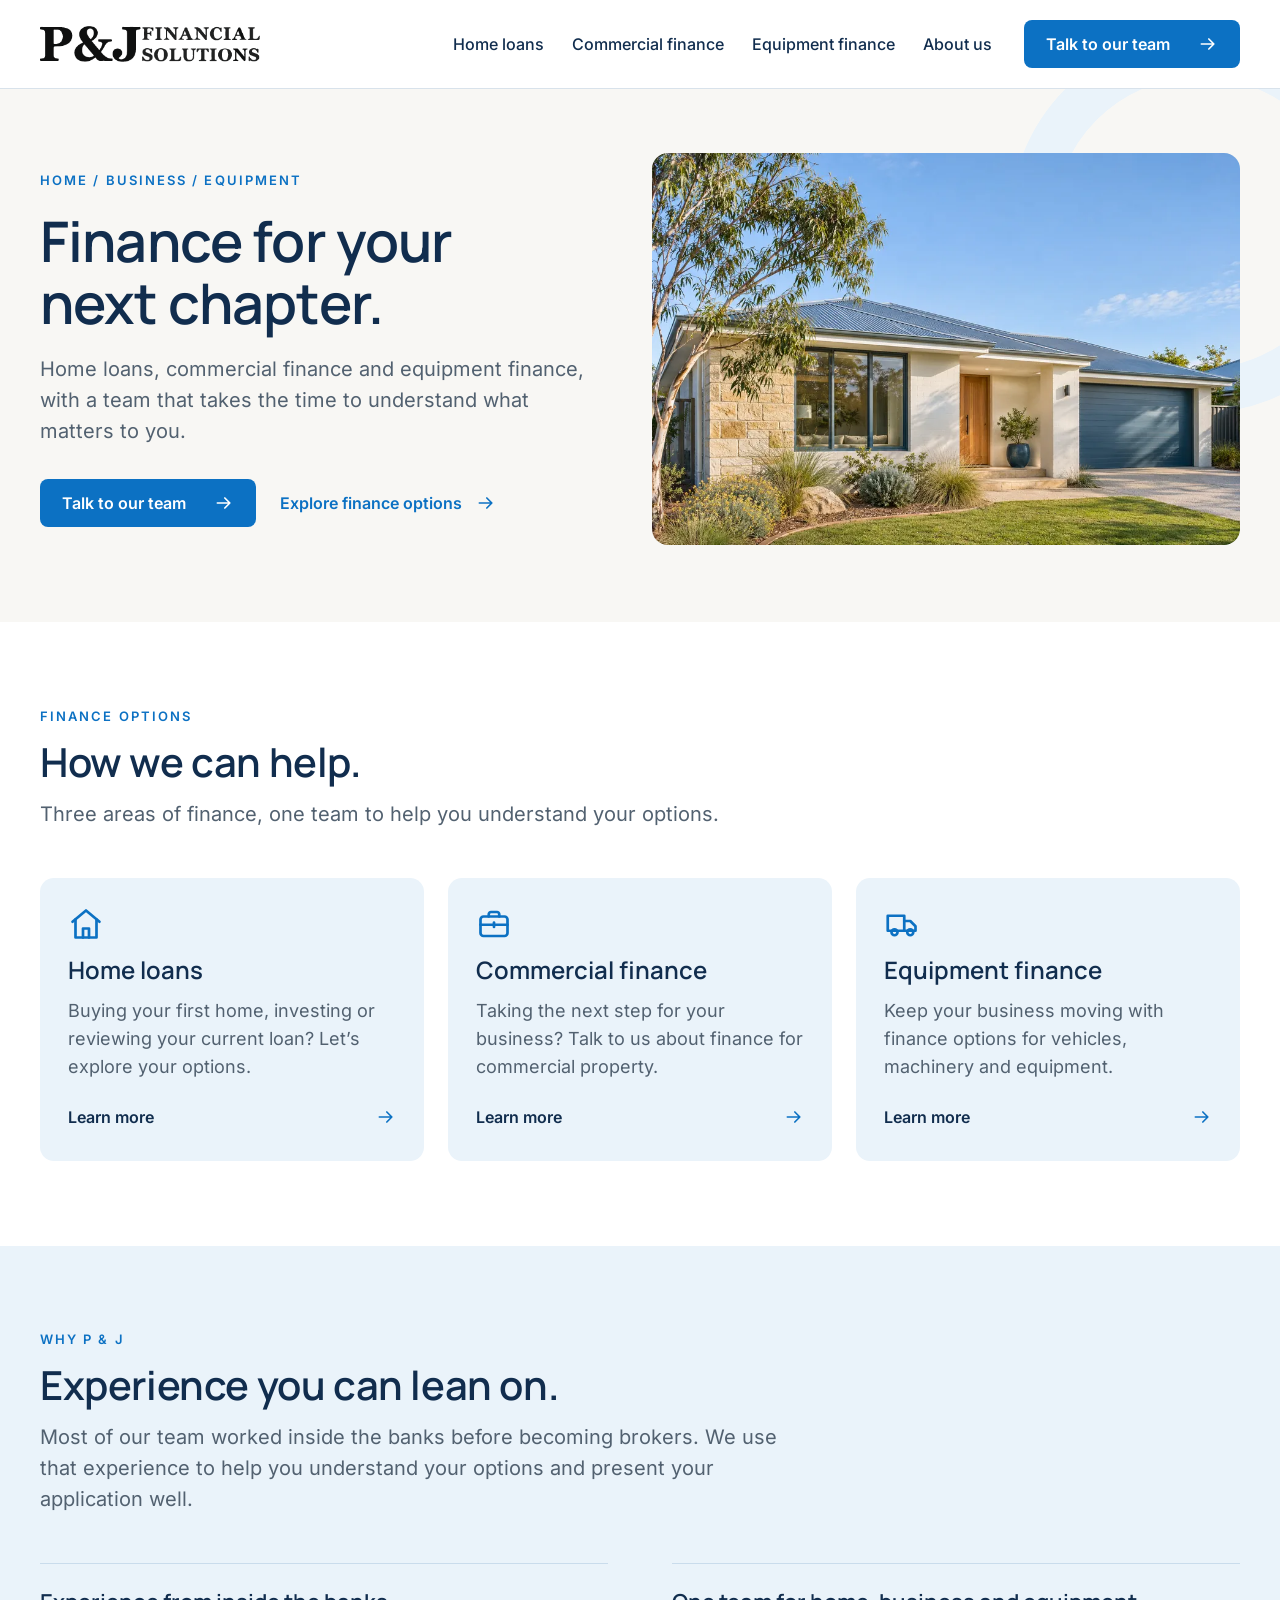
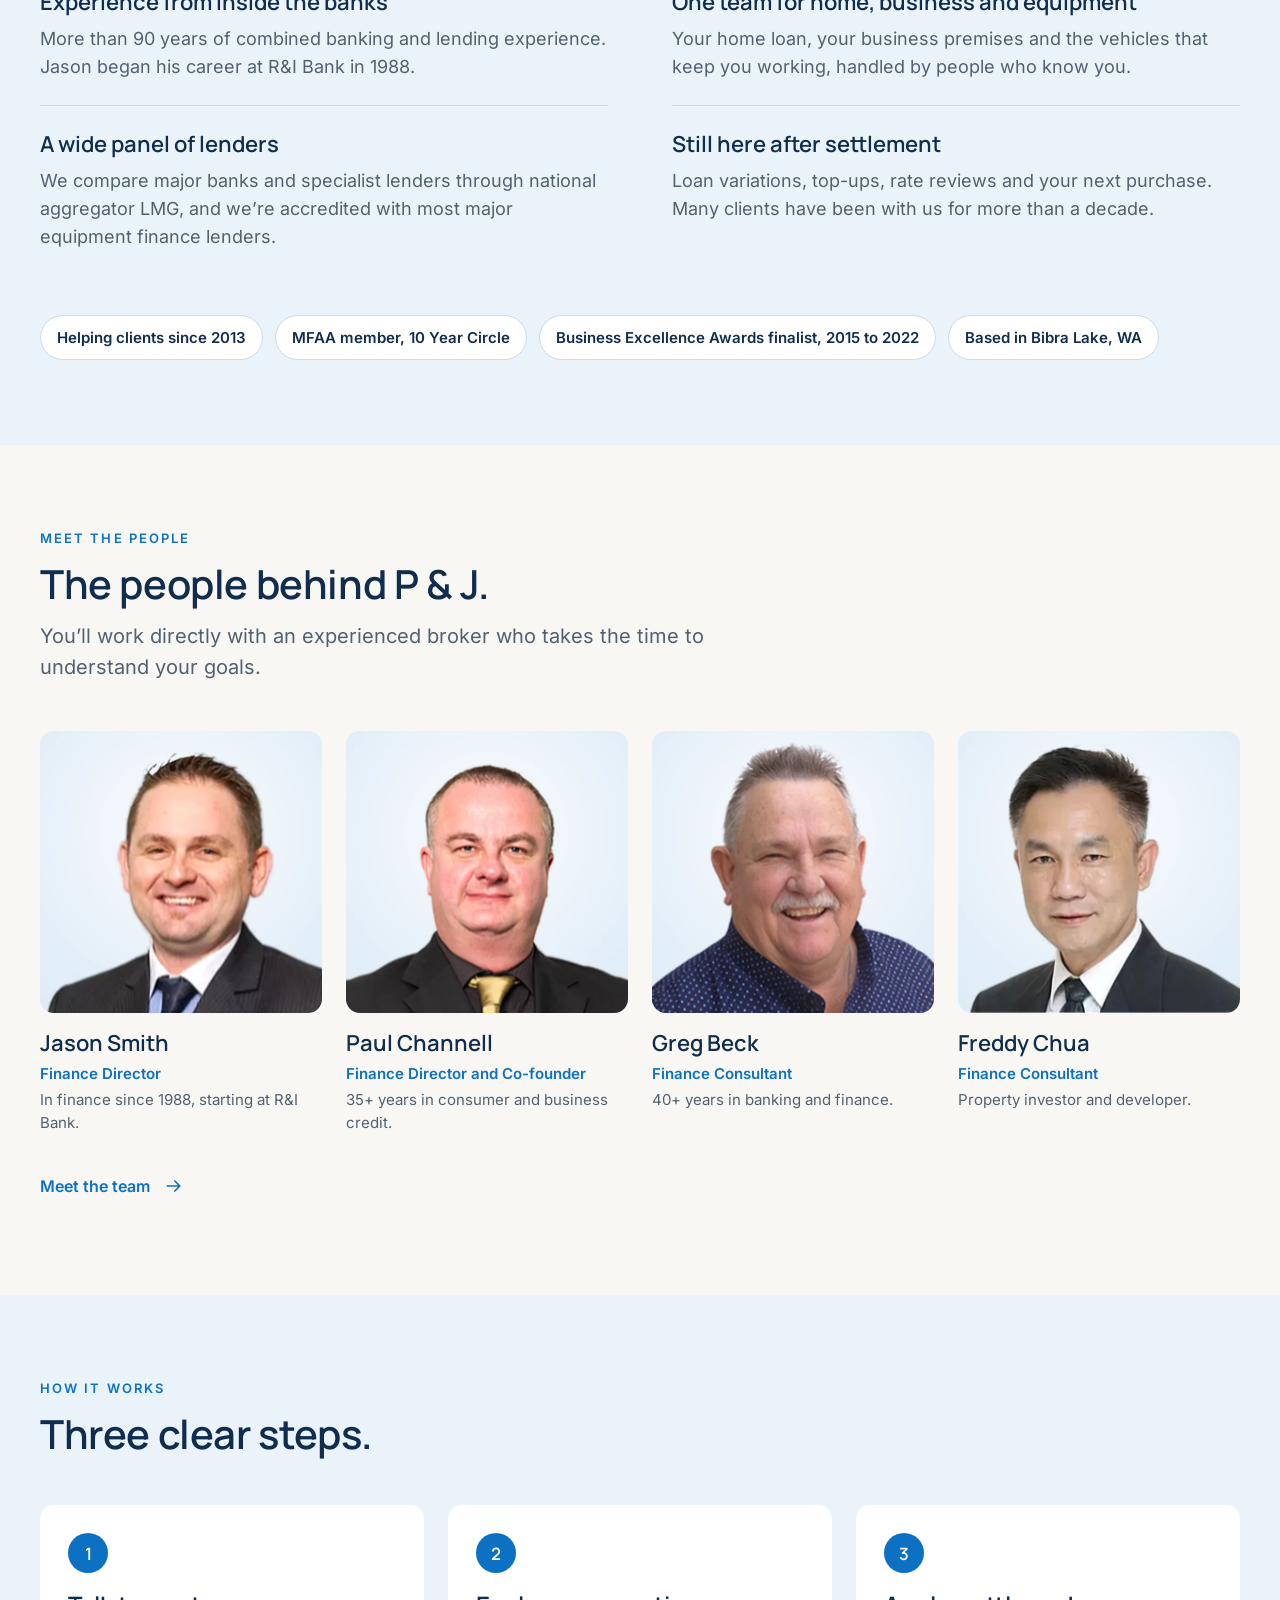
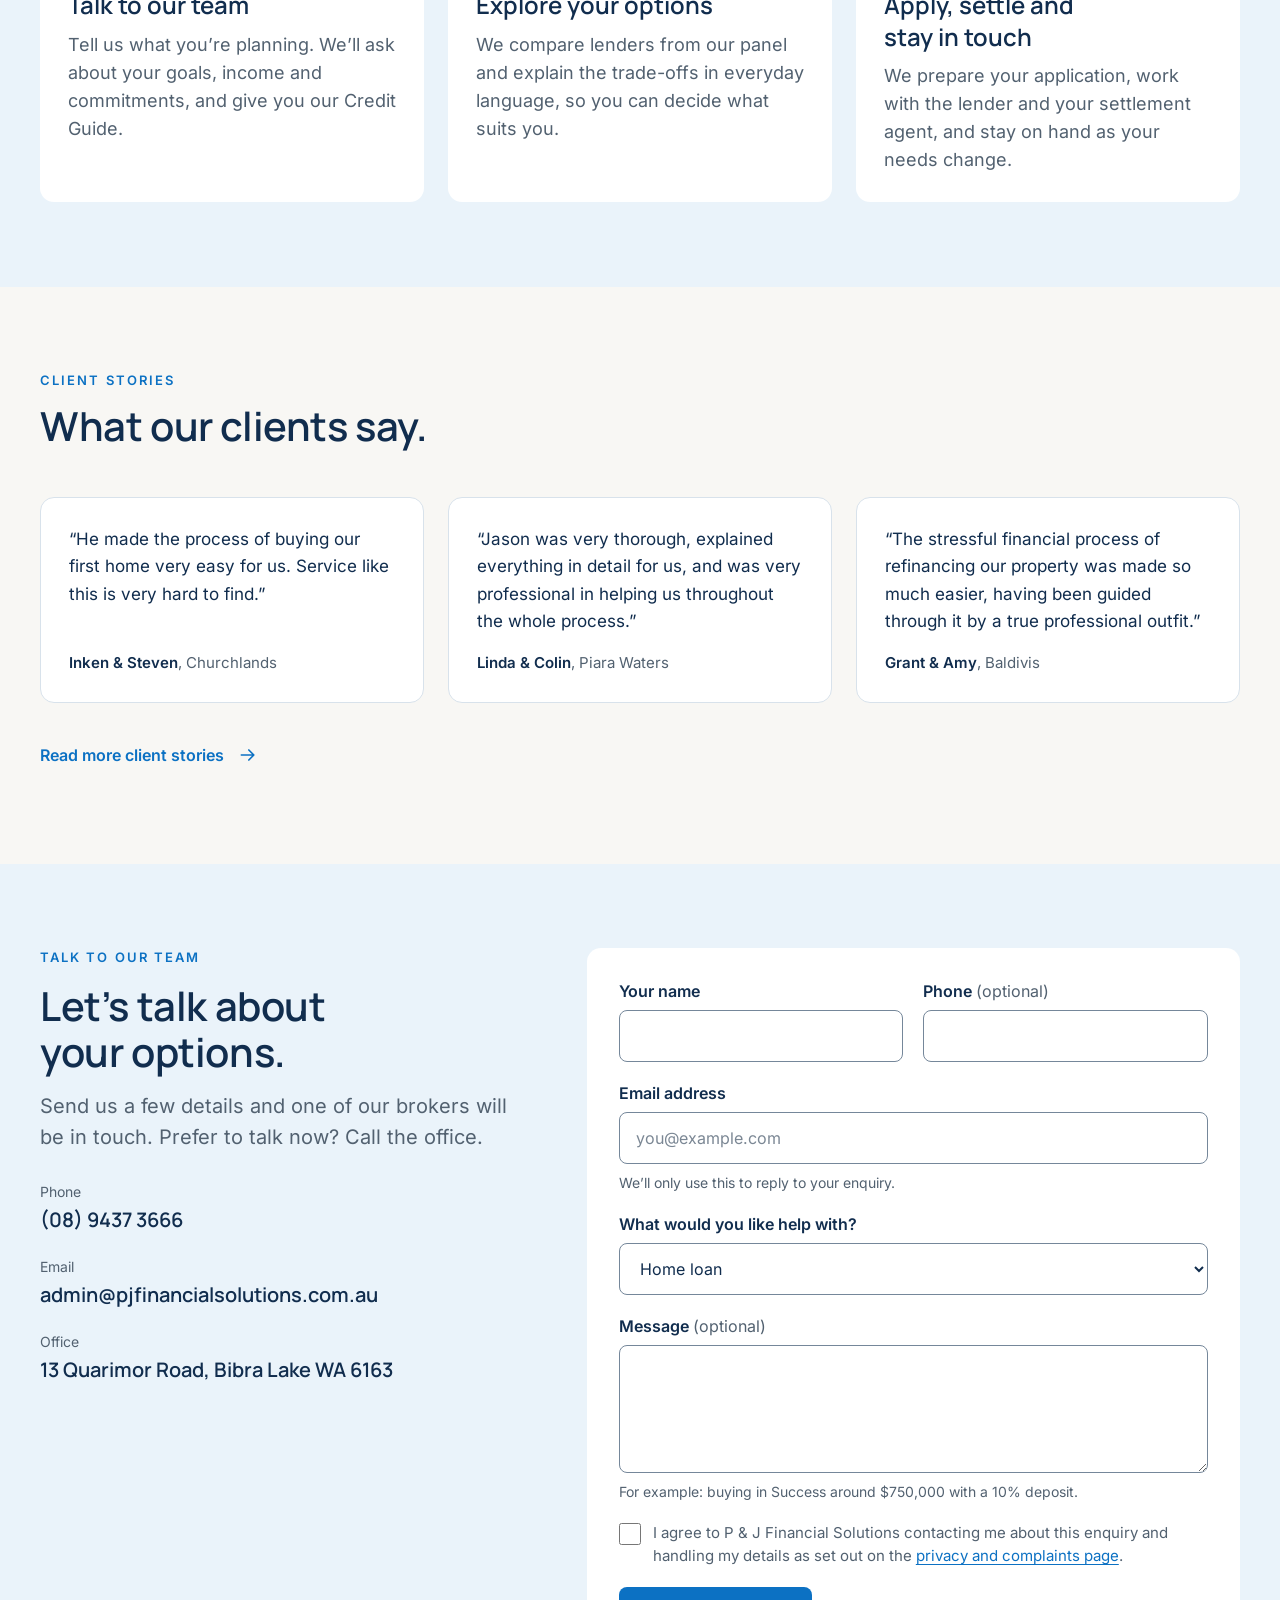
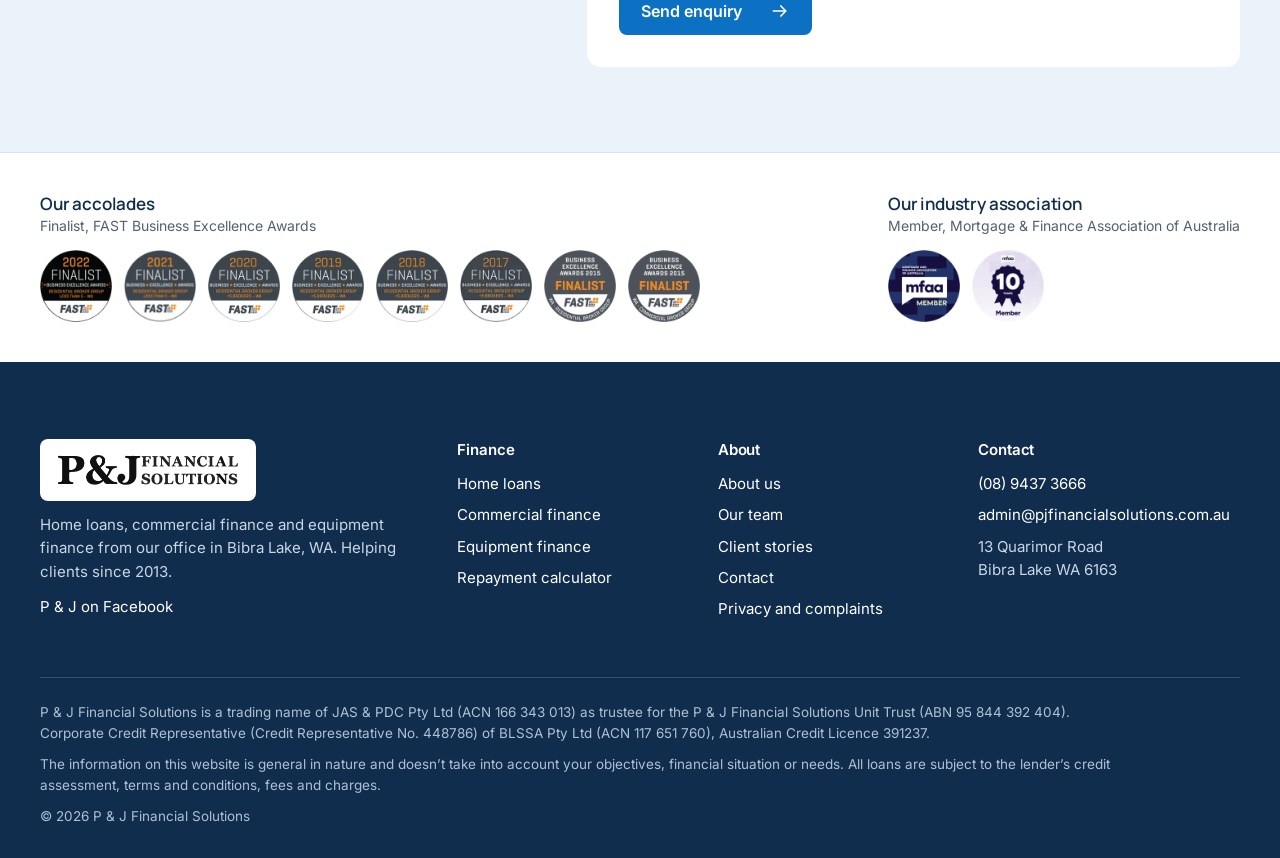
<file: index.html>
<!doctype html>
<html lang="en-AU">
<head>
<meta charset="utf-8">
<meta name="viewport" content="width=device-width, initial-scale=1, viewport-fit=cover">
<title>P &amp; J Financial Solutions | Home, Commercial &amp; Equipment Finance, Bibra Lake WA</title><meta name="description" content="Finance for your next chapter. Home loans, commercial finance and equipment finance from an experienced Bibra Lake team, helping West Australians since 2013."><link rel="canonical" href="https://pjfinancialsolutions.com.au/"><meta property="og:type" content="website"><meta property="og:site_name" content="P &amp; J Financial Solutions"><meta property="og:title" content="P &amp; J Financial Solutions | Home, Commercial &amp; Equipment Finance, Bibra Lake WA"><meta property="og:description" content="Finance for your next chapter. Home loans, commercial finance and equipment finance from an experienced Bibra Lake team, helping West Australians since 2013."><meta property="og:url" content="https://pjfinancialsolutions.com.au/"><meta property="og:image" content="https://pjfinancialsolutions.com.au/img/og-image.jpg"><meta property="og:locale" content="en_AU"><meta name="twitter:card" content="summary_large_image"><meta name="theme-color" content="#FFFFFF"><link rel="icon" href="favicon.png" type="image/png"><link rel="icon" href="favicon.ico" sizes="32x32"><link rel="apple-touch-icon" href="img/apple-touch-icon.png"><link rel="manifest" href="site.webmanifest"><link rel="preload" href="fonts/manrope.woff2" as="font" type="font/woff2" crossorigin><link rel="preload" href="fonts/inter.woff2" as="font" type="font/woff2" crossorigin><link rel="preload" as="image" type="image/webp" href="img/home-hero-960.webp" imagesrcset="img/home-hero-960.webp 960w, img/home-hero-1536.webp 1536w" imagesizes="(max-width: 900px) 100vw, 620px"><link rel="stylesheet" href="styles.css"><script type="application/ld+json">{"@context": "https://schema.org", "@type": "FinancialService", "name": "P & J Financial Solutions", "url": "https://pjfinancialsolutions.com.au/", "logo": "https://pjfinancialsolutions.com.au/img/pj-logo.png", "image": "https://pjfinancialsolutions.com.au/img/og-image.jpg", "telephone": "+61 8 9437 3666", "email": "admin@pjfinancialsolutions.com.au", "foundingDate": "2013", "address": {"@type": "PostalAddress", "streetAddress": "13 Quarimor Road", "addressLocality": "Bibra Lake", "addressRegion": "WA", "postalCode": "6163", "addressCountry": "AU"}, "areaServed": {"@type": "State", "name": "Western Australia"}, "sameAs": ["https://www.facebook.com/pauljasonfinancialsolutions/"]}</script>
</head>
<body>
<a class="skip" href="#main">Skip to content</a><header class="site-header"><div class="wrap header-inner"><a class="logo" href="index.html"><img src="img/pj-logo.png" alt="P &amp; J Financial Solutions home" width="358" height="60"></a><div class="header-right"><nav id="site-nav" class="nav" aria-label="Main"><a href="home-loans.html">Home loans</a><a href="commercial-finance.html">Commercial finance</a><a href="equipment-finance.html">Equipment finance</a><a href="about.html">About us</a><a class="btn btn-primary nav-cta" href="contact.html"><span>Talk to our team</span><svg viewBox="0 0 24 24" fill="none" stroke="currentColor" stroke-width="2" stroke-linecap="round" stroke-linejoin="round" aria-hidden="true" focusable="false"><path d="M4 12h15M13 6l6 6-6 6"/></svg></a></nav><a class="btn btn-primary header-cta" href="contact.html"><span>Talk to our team</span><svg viewBox="0 0 24 24" fill="none" stroke="currentColor" stroke-width="2" stroke-linecap="round" stroke-linejoin="round" aria-hidden="true" focusable="false"><path d="M4 12h15M13 6l6 6-6 6"/></svg></a><button class="menu-toggle" type="button" aria-expanded="false" aria-controls="site-nav" aria-label="Open menu"><svg class="icon-open" viewBox="0 0 24 24" fill="none" stroke="currentColor" stroke-width="2" stroke-linecap="round" stroke-linejoin="round" aria-hidden="true" focusable="false"><path d="M4 7h16M4 12h16M4 17h16"/></svg><svg class="icon-close" viewBox="0 0 24 24" fill="none" stroke="currentColor" stroke-width="2" stroke-linecap="round" stroke-linejoin="round" aria-hidden="true" focusable="false"><path d="M6 6l12 12M18 6 6 18"/></svg></button></div></div></header><main id="main">
<section class="hero band-warm" aria-labelledby="hero-title">
  <div class="wrap hero-grid">
    <div class="hero-copy">
      <p class="eyebrow">Home / Business / Equipment</p>
      <h1 id="hero-title">Finance for your next chapter.</h1>
      <p class="lede">Home loans, commercial finance and equipment finance, with a team that takes the time to understand what matters to you.</p>
      <div class="btn-row"><a class="btn btn-primary" href="#enquire"><span>Talk to our team</span><svg viewBox="0 0 24 24" fill="none" stroke="currentColor" stroke-width="2" stroke-linecap="round" stroke-linejoin="round" aria-hidden="true" focusable="false"><path d="M4 12h15M13 6l6 6-6 6"/></svg></a> <a class="link-arrow" href="#finance"><span>Explore finance options</span><svg viewBox="0 0 24 24" fill="none" stroke="currentColor" stroke-width="2" stroke-linecap="round" stroke-linejoin="round" aria-hidden="true" focusable="false"><path d="M4 12h15M13 6l6 6-6 6"/></svg></a></div>
    </div>
    <div class="hero-media">
      <span class="arc arc-hero" aria-hidden="true"></span>
      <picture>
        <source type="image/webp" srcset="img/home-hero-960.webp 960w, img/home-hero-1536.webp 1536w" sizes="(max-width: 900px) 100vw, 620px">
        <img src="img/home-hero-1536.jpg" srcset="img/home-hero-960.jpg 960w, img/home-hero-1536.jpg 1536w" sizes="(max-width: 900px) 100vw, 620px" width="1536" height="1024" alt="A single-storey home with a timber front door, native garden and gum tree in morning light" fetchpriority="high">
      </picture>
    </div>
  </div>
</section>

<section class="section band-white" id="finance" aria-labelledby="finance-title">
  <div class="wrap">
    <div class="section-head">
      <p class="eyebrow">Finance options</p>
      <h2 id="finance-title">How we can help.</h2>
      <p class="lede">Three areas of finance, one team to help you understand your options.</p>
    </div>
    <div class="pathways">
      <article class="pathway"><svg class="icon" viewBox="0 0 24 24" fill="none" stroke="currentColor" stroke-width="1.8" stroke-linecap="round" stroke-linejoin="round" aria-hidden="true" focusable="false"><path d="M3 10.5 12 3l9 7.5"/><path d="M5 9v12h14V9"/><path d="M10 21v-6h4v6"/></svg><h3>Home loans</h3><p>Buying your first home, investing or reviewing your current loan? Let’s explore your options.</p><a class="link-arrow" href="home-loans.html"><span>Learn more<span class="vh"> about home loans</span></span><svg viewBox="0 0 24 24" fill="none" stroke="currentColor" stroke-width="2" stroke-linecap="round" stroke-linejoin="round" aria-hidden="true" focusable="false"><path d="M4 12h15M13 6l6 6-6 6"/></svg></a></article>
      <article class="pathway"><svg class="icon" viewBox="0 0 24 24" fill="none" stroke="currentColor" stroke-width="1.8" stroke-linecap="round" stroke-linejoin="round" aria-hidden="true" focusable="false"><rect x="3" y="7" width="18" height="13" rx="2"/><path d="M8.5 7V5.5A1.5 1.5 0 0 1 10 4h4a1.5 1.5 0 0 1 1.5 1.5V7"/><path d="M3 12.5h18"/><path d="M12 11v3"/></svg><h3>Commercial finance</h3><p>Taking the next step for your business? Talk to us about finance for commercial property.</p><a class="link-arrow" href="commercial-finance.html"><span>Learn more<span class="vh"> about commercial finance</span></span><svg viewBox="0 0 24 24" fill="none" stroke="currentColor" stroke-width="2" stroke-linecap="round" stroke-linejoin="round" aria-hidden="true" focusable="false"><path d="M4 12h15M13 6l6 6-6 6"/></svg></a></article>
      <article class="pathway"><svg class="icon" viewBox="0 0 24 24" fill="none" stroke="currentColor" stroke-width="1.8" stroke-linecap="round" stroke-linejoin="round" aria-hidden="true" focusable="false"><path d="M2.5 6.5h11v10h-11z"/><path d="M13.5 10h4l3.5 3.5v3h-7.5"/><circle cx="7" cy="17.5" r="2"/><circle cx="17.5" cy="17.5" r="2"/></svg><h3>Equipment finance</h3><p>Keep your business moving with finance options for vehicles, machinery and equipment.</p><a class="link-arrow" href="equipment-finance.html"><span>Learn more<span class="vh"> about equipment finance</span></span><svg viewBox="0 0 24 24" fill="none" stroke="currentColor" stroke-width="2" stroke-linecap="round" stroke-linejoin="round" aria-hidden="true" focusable="false"><path d="M4 12h15M13 6l6 6-6 6"/></svg></a></article>
    </div>
  </div>
</section>

<section class="section band-sky" aria-labelledby="why-title">
  <div class="wrap">
    <div class="section-head">
      <p class="eyebrow">Why P &amp; J</p>
      <h2 id="why-title">Experience you can lean on.</h2>
      <p class="lede">Most of our team worked inside the banks before becoming brokers. We use that experience to help you understand your options and present your application well.</p>
    </div>
    <div class="reasons">
      <div class="reason"><h3>Experience from inside the banks</h3><p>More than 90 years of combined banking and lending experience. Jason began his career at R&amp;I Bank in 1988.</p></div>
      <div class="reason"><h3>One team for home, business and equipment</h3><p>Your home loan, your business premises and the vehicles that keep you working, handled by people who know you.</p></div>
      <div class="reason"><h3>A wide panel of lenders</h3><p>We compare major banks and specialist lenders through national aggregator LMG, and we’re accredited with most major equipment finance lenders.</p></div>
      <div class="reason"><h3>Still here after settlement</h3><p>Loan variations, top-ups, rate reviews and your next purchase. Many clients have been with us for more than a decade.</p></div>
    </div>
    <ul class="facts">
      <li>Helping clients since 2013</li>
      <li>MFAA member, 10 Year Circle</li>
      <li>Business Excellence Awards finalist, 2015 to 2022</li>
      <li>Based in Bibra Lake, WA</li>
    </ul>
  </div>
</section>

<section class="section band-warm" aria-labelledby="people-title">
  <div class="wrap">
    <div class="section-head">
      <p class="eyebrow">Meet the people</p>
      <h2 id="people-title">The people behind P &amp; J.</h2>
      <p class="lede">You’ll work directly with an experienced broker who takes the time to understand your goals.</p>
    </div>
    <ul class="people">
      <li class="person"><picture><source type="image/webp" srcset="img/team/jason.webp"><img class="portrait" src="img/team/jason.jpg" width="600" height="600" alt="" loading="lazy" decoding="async"></picture><h3>Jason Smith</h3><p class="role">Finance Director</p><p>In finance since 1988, starting at R&amp;I Bank.</p></li>
      <li class="person"><picture><source type="image/webp" srcset="img/team/paul.webp"><img class="portrait" src="img/team/paul.jpg" width="600" height="600" alt="" loading="lazy" decoding="async"></picture><h3>Paul Channell</h3><p class="role">Finance Director and Co-founder</p><p>35+ years in consumer and business credit.</p></li>
      <li class="person"><picture><source type="image/webp" srcset="img/team/greg.webp"><img class="portrait" src="img/team/greg.jpg" width="600" height="600" alt="" loading="lazy" decoding="async"></picture><h3>Greg Beck</h3><p class="role">Finance Consultant</p><p>40+ years in banking and finance.</p></li>
      <li class="person"><picture><source type="image/webp" srcset="img/team/freddy.webp"><img class="portrait" src="img/team/freddy.jpg" width="600" height="600" alt="" loading="lazy" decoding="async"></picture><h3>Freddy Chua</h3><p class="role">Finance Consultant</p><p>Property investor and developer.</p></li>
    </ul>
    <p style="margin-top:28px"><a class="link-arrow" href="team.html"><span>Meet the team</span><svg viewBox="0 0 24 24" fill="none" stroke="currentColor" stroke-width="2" stroke-linecap="round" stroke-linejoin="round" aria-hidden="true" focusable="false"><path d="M4 12h15M13 6l6 6-6 6"/></svg></a></p>
  </div>
</section>

<section class="section band-sky" aria-labelledby="how-title">
  <div class="wrap">
    <div class="section-head">
      <p class="eyebrow">How it works</p>
      <h2 id="how-title">Three clear steps.</h2>
    </div>
    <ol class="steps">
      <li><h3>Talk to our team</h3><p>Tell us what you’re planning. We’ll ask about your goals, income and commitments, and give you our Credit Guide.</p></li>
      <li><h3>Explore your options</h3><p>We compare lenders from our panel and explain the trade-offs in everyday language, so you can decide what suits you.</p></li>
      <li><h3>Apply, settle and stay in touch</h3><p>We prepare your application, work with the lender and your settlement agent, and stay on hand as your needs change.</p></li>
    </ol>
  </div>
</section>

<section class="section band-warm" aria-labelledby="stories-title">
  <div class="wrap">
    <div class="section-head">
      <p class="eyebrow">Client stories</p>
      <h2 id="stories-title">What our clients say.</h2>
    </div>
    <div class="quotes">
      <figure class="quote"><blockquote>“He made the process of buying our first home very easy for us. Service like this is very hard to find.”</blockquote><figcaption><strong>Inken &amp; Steven</strong>, Churchlands</figcaption></figure>
      <figure class="quote"><blockquote>“Jason was very thorough, explained everything in detail for us, and was very professional in helping us throughout the whole process.”</blockquote><figcaption><strong>Linda &amp; Colin</strong>, Piara Waters</figcaption></figure>
      <figure class="quote"><blockquote>“The stressful financial process of refinancing our property was made so much easier, having been guided through it by a true professional outfit.”</blockquote><figcaption><strong>Grant &amp; Amy</strong>, Baldivis</figcaption></figure>
    </div>
    <p style="margin-top:28px"><a class="link-arrow" href="testimonials.html"><span>Read more client stories</span><svg viewBox="0 0 24 24" fill="none" stroke="currentColor" stroke-width="2" stroke-linecap="round" stroke-linejoin="round" aria-hidden="true" focusable="false"><path d="M4 12h15M13 6l6 6-6 6"/></svg></a></p>
  </div>
</section>

<section class="section band-sky" id="enquire" aria-labelledby="enquire-title">
  <div class="wrap enquiry-grid">
    <div class="stack-lg">
      <div class="stack">
        <p class="eyebrow">Talk to our team</p>
        <h2 id="enquire-title">Let’s talk about your options.</h2>
        <p class="lede">Send us a few details and one of our brokers will be in touch. Prefer to talk now? Call the office.</p>
      </div>
      
<div class="details">
  <div><span class="k">Phone</span><span class="v"><a href="tel:+61894373666">(08) 9437 3666</a></span></div>
  <div><span class="k">Email</span><span class="v"><a href="mailto:admin@pjfinancialsolutions.com.au">admin@pjfinancialsolutions.com.au</a></span></div>
  <div><span class="k">Office</span><span class="v">13 Quarimor Road, Bibra Lake WA 6163</span></div>
</div>

    </div>
    <div class="card">
<form class="form" id="enquiry-form" novalidate>
  <div class="form-row">
    <div class="field"><label for="f-name">Your name</label><input id="f-name" name="name" type="text" autocomplete="name" required></div>
    <div class="field"><label for="f-phone">Phone <span class="opt">(optional)</span></label><input id="f-phone" name="phone" type="tel" autocomplete="tel"></div>
  </div>
  <div class="field"><label for="f-email">Email address</label><input id="f-email" name="email" type="email" autocomplete="email" placeholder="you@example.com" required aria-describedby="f-email-help"><span class="help" id="f-email-help">We’ll only use this to reply to your enquiry.</span></div>
  <div class="field"><label for="f-need">What would you like help with?</label>
    <select id="f-need" name="need">
      <option>Home loan</option>
      <option>Refinance</option>
      <option>Commercial finance</option>
      <option>Equipment or vehicle finance</option>
      <option>Something else</option>
    </select>
  </div>
  <div class="field"><label for="f-message">Message <span class="opt">(optional)</span></label><textarea id="f-message" name="message" rows="4" aria-describedby="f-message-help"></textarea><span class="help" id="f-message-help">For example: buying in Success around $750,000 with a 10% deposit.</span></div>
  <div class="hp" aria-hidden="true"><label for="f-website">Leave this field empty</label><input id="f-website" name="website" type="text" tabindex="-1" autocomplete="off"></div>
  <label class="check" for="f-consent"><input id="f-consent" name="consent" type="checkbox" value="yes" required><span>I agree to P &amp; J Financial Solutions contacting me about this enquiry and handling my details as set out on the <a href="privacy.html">privacy and complaints page</a>.</span></label>
  <div><button class="btn btn-primary" type="submit"><span class="btn-label">Send enquiry</span><svg viewBox="0 0 24 24" fill="none" stroke="currentColor" stroke-width="2" stroke-linecap="round" stroke-linejoin="round" aria-hidden="true" focusable="false"><path d="M4 12h15M13 6l6 6-6 6"/></svg></button></div>
  <p class="form-status" id="form-status" role="status" tabindex="-1" hidden></p>
</form>
</div>
  </div>
</section>
</main>
<footer class="site-footer">
  <div class="credentials">
    <div class="wrap cred-grid">
      <div class="cred-group">
        <div><h2>Our accolades</h2><p>Finalist, FAST Business Excellence Awards</p></div>
        <ul class="badges"><li><img src="img/badges/fast-2022.webp" width="176" height="176" loading="lazy" decoding="async" alt="Finalist, 2022 FAST Business Excellence Awards, Residential Broker Group (fewer than 5 brokers), WA" title="2022 finalist"></li><li><img src="img/badges/fast-2021.webp" width="176" height="176" loading="lazy" decoding="async" alt="Finalist, 2021 FAST Business Excellence Awards, Residential Broker Group (fewer than 5 brokers), WA" title="2021 finalist"></li><li><img src="img/badges/fast-2020.webp" width="176" height="176" loading="lazy" decoding="async" alt="Finalist, 2020 FAST Business Excellence Awards, Residential Broker Group (fewer than 5 brokers), WA" title="2020 finalist"></li><li><img src="img/badges/fast-2019.webp" width="176" height="176" loading="lazy" decoding="async" alt="Finalist, 2019 FAST Business Excellence Awards, Residential Broker Group (fewer than 5 brokers), WA" title="2019 finalist"></li><li><img src="img/badges/fast-2018.webp" width="176" height="176" loading="lazy" decoding="async" alt="Finalist, 2018 FAST Business Excellence Awards, Residential Broker Group (fewer than 5 brokers), WA" title="2018 finalist"></li><li><img src="img/badges/fast-2017.webp" width="176" height="176" loading="lazy" decoding="async" alt="Finalist, 2017 FAST Business Excellence Awards, Residential Broker Group (fewer than 5 brokers), WA" title="2017 finalist"></li><li><img src="img/badges/fast-2015-residential.webp" width="176" height="176" loading="lazy" decoding="async" alt="Finalist, 2015 FAST Business Excellence Awards, WA Residential Broker Group" title="2015 finalist, residential"></li><li><img src="img/badges/fast-2015-commercial.webp" width="176" height="176" loading="lazy" decoding="async" alt="Finalist, 2015 FAST Business Excellence Awards, WA Commercial Broker Group" title="2015 finalist, commercial"></li></ul>
      </div>
      <div class="cred-group">
        <div><h2>Our industry association</h2><p>Member, Mortgage &amp; Finance Association of Australia</p></div>
        <ul class="badges"><li><img src="img/badges/mfaa-member.webp" width="176" height="176" loading="lazy" decoding="async" alt="Member of the Mortgage &amp; Finance Association of Australia (MFAA)" title="MFAA member"></li><li><img src="img/badges/mfaa-10-years.webp" width="176" height="176" loading="lazy" decoding="async" alt="MFAA 10 years member" title="MFAA 10 years member"></li></ul>
      </div>
    </div>
  </div>

  <div class="wrap footer-main">
    <div class="footer-grid">
      <div class="footer-col">
        <a class="footer-logo" href="index.html"><img src="img/pj-logo.png" alt="P &amp; J Financial Solutions home" width="358" height="60" loading="lazy"></a>
        <p>Home loans, commercial finance and equipment finance from our office in Bibra Lake, WA. Helping clients since 2013.</p>
        <p><a href="https://www.facebook.com/pauljasonfinancialsolutions/" rel="noopener">P &amp; J on Facebook</a></p>
      </div>
      <div class="footer-col">
        <h2>Finance</h2>
        <ul>
          <li><a href="home-loans.html">Home loans</a></li>
          <li><a href="commercial-finance.html">Commercial finance</a></li>
          <li><a href="equipment-finance.html">Equipment finance</a></li>
          <li><a href="calculator.html">Repayment calculator</a></li>
        </ul>
      </div>
      <div class="footer-col">
        <h2>About</h2>
        <ul>
          <li><a href="about.html">About us</a></li>
          <li><a href="team.html">Our team</a></li>
          <li><a href="testimonials.html">Client stories</a></li>
          <li><a href="contact.html">Contact</a></li>
          <li><a href="privacy.html">Privacy and complaints</a></li>
        </ul>
      </div>
      <div class="footer-col">
        <h2>Contact</h2>
        <ul>
          <li><a href="tel:+61894373666">(08) 9437 3666</a></li>
          <li style="overflow-wrap:anywhere"><a href="mailto:admin@pjfinancialsolutions.com.au">admin@pjfinancialsolutions.com.au</a></li>
          <li>13 Quarimor Road<br>Bibra Lake WA 6163</li>
        </ul>
      </div>
    </div>
    <div class="footer-legal">
      <p>P &amp; J Financial Solutions is a trading name of JAS &amp; PDC Pty Ltd (ACN 166 343 013) as trustee for the P &amp; J Financial Solutions Unit Trust (ABN 95 844 392 404). Corporate Credit Representative (Credit Representative No. 448786) of BLSSA Pty Ltd (ACN 117 651 760), Australian Credit Licence 391237.</p>
      <p>The information on this website is general in nature and doesn’t take into account your objectives, financial situation or needs. All loans are subject to the lender’s credit assessment, terms and conditions, fees and charges.</p>
      <p>© <span data-year>2026</span> P &amp; J Financial Solutions</p>
    </div>
  </div>
</footer>
<script src="site.js" defer></script>

</body>
</html>
</file>
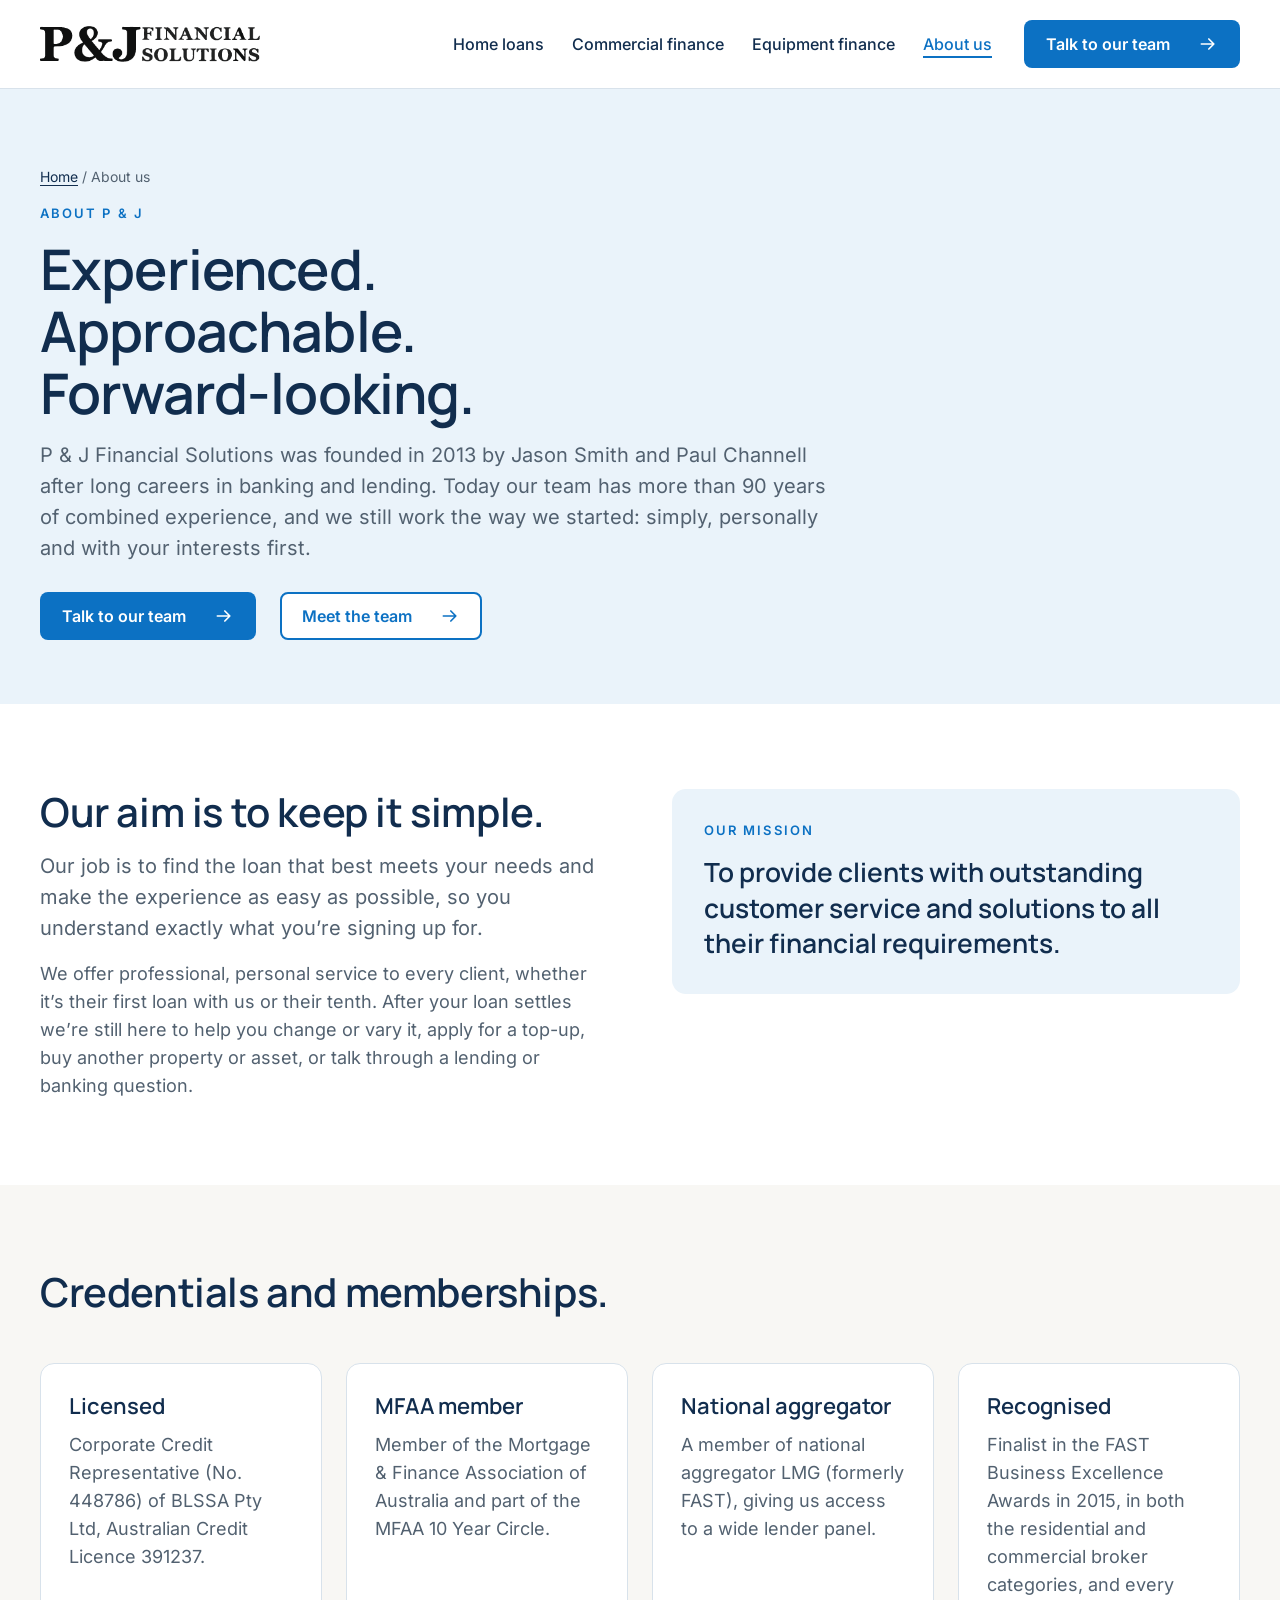
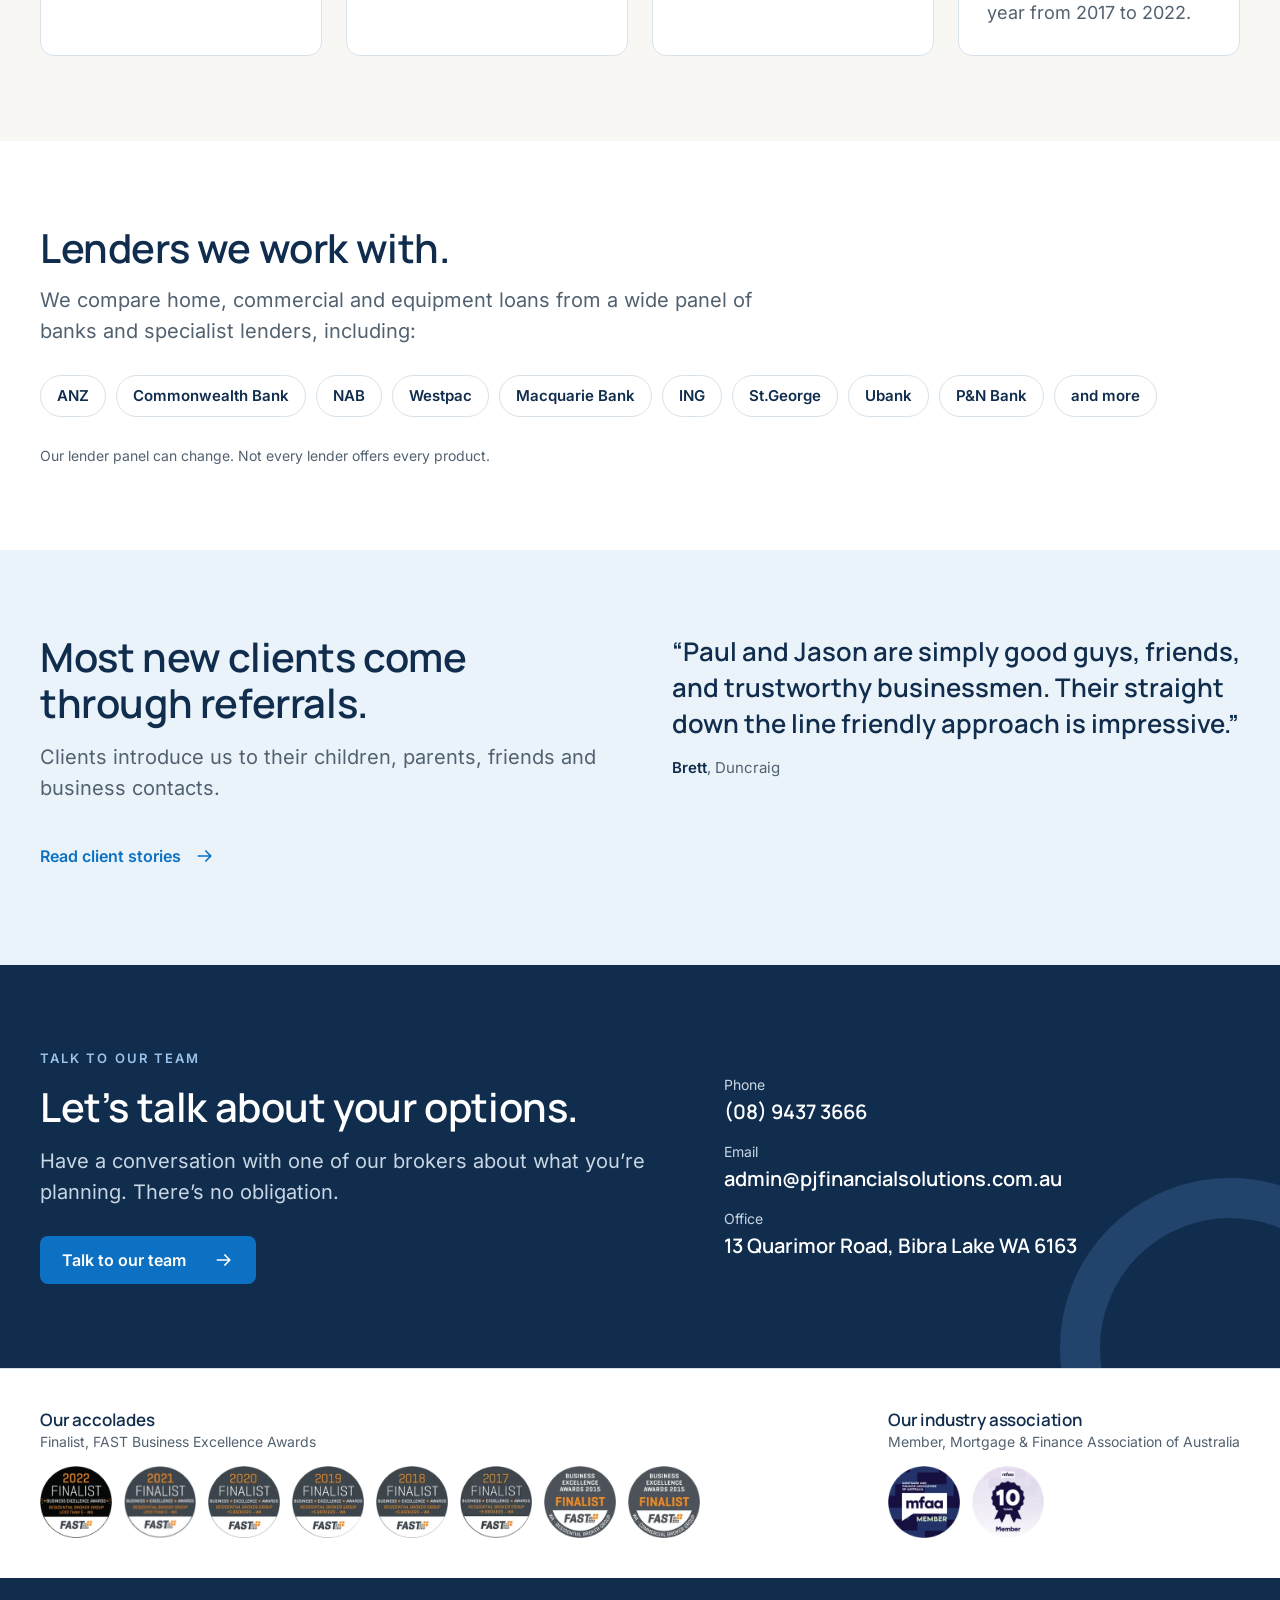
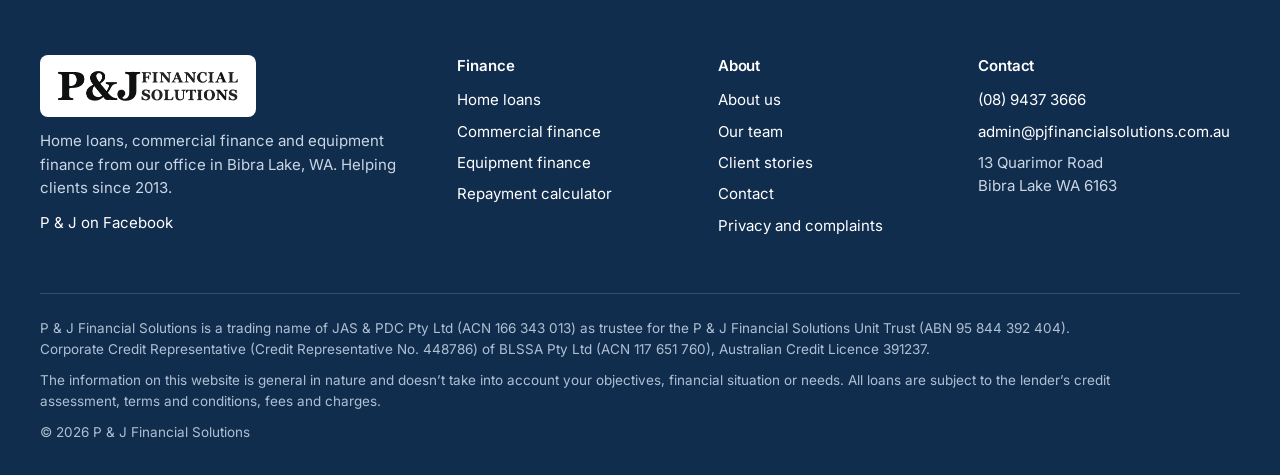
<file: about.html>
<!doctype html>
<html lang="en-AU">
<head>
<meta charset="utf-8">
<meta name="viewport" content="width=device-width, initial-scale=1, viewport-fit=cover">
<title>About P &amp; J Financial Solutions | Bibra Lake Finance Brokers</title><meta name="description" content="Founded in 2013 by Jason Smith and Paul Channell, P &amp; J Financial Solutions offers personal finance broking backed by 90+ years of banking experience."><link rel="canonical" href="https://pjfinancialsolutions.com.au/about"><meta property="og:type" content="website"><meta property="og:site_name" content="P &amp; J Financial Solutions"><meta property="og:title" content="About P &amp; J Financial Solutions | Bibra Lake Finance Brokers"><meta property="og:description" content="Founded in 2013 by Jason Smith and Paul Channell, P &amp; J Financial Solutions offers personal finance broking backed by 90+ years of banking experience."><meta property="og:url" content="https://pjfinancialsolutions.com.au/about"><meta property="og:image" content="https://pjfinancialsolutions.com.au/img/og-image.jpg"><meta property="og:locale" content="en_AU"><meta name="twitter:card" content="summary_large_image"><meta name="theme-color" content="#FFFFFF"><link rel="icon" href="favicon.png" type="image/png"><link rel="icon" href="favicon.ico" sizes="32x32"><link rel="apple-touch-icon" href="img/apple-touch-icon.png"><link rel="manifest" href="site.webmanifest"><link rel="preload" href="fonts/manrope.woff2" as="font" type="font/woff2" crossorigin><link rel="preload" href="fonts/inter.woff2" as="font" type="font/woff2" crossorigin><link rel="stylesheet" href="styles.css">
</head>
<body>
<a class="skip" href="#main">Skip to content</a><header class="site-header"><div class="wrap header-inner"><a class="logo" href="index.html"><img src="img/pj-logo.png" alt="P &amp; J Financial Solutions home" width="358" height="60"></a><div class="header-right"><nav id="site-nav" class="nav" aria-label="Main"><a href="home-loans.html">Home loans</a><a href="commercial-finance.html">Commercial finance</a><a href="equipment-finance.html">Equipment finance</a><a href="about.html" aria-current="page">About us</a><a class="btn btn-primary nav-cta" href="contact.html"><span>Talk to our team</span><svg viewBox="0 0 24 24" fill="none" stroke="currentColor" stroke-width="2" stroke-linecap="round" stroke-linejoin="round" aria-hidden="true" focusable="false"><path d="M4 12h15M13 6l6 6-6 6"/></svg></a></nav><a class="btn btn-primary header-cta" href="contact.html"><span>Talk to our team</span><svg viewBox="0 0 24 24" fill="none" stroke="currentColor" stroke-width="2" stroke-linecap="round" stroke-linejoin="round" aria-hidden="true" focusable="false"><path d="M4 12h15M13 6l6 6-6 6"/></svg></a><button class="menu-toggle" type="button" aria-expanded="false" aria-controls="site-nav" aria-label="Open menu"><svg class="icon-open" viewBox="0 0 24 24" fill="none" stroke="currentColor" stroke-width="2" stroke-linecap="round" stroke-linejoin="round" aria-hidden="true" focusable="false"><path d="M4 7h16M4 12h16M4 17h16"/></svg><svg class="icon-close" viewBox="0 0 24 24" fill="none" stroke="currentColor" stroke-width="2" stroke-linecap="round" stroke-linejoin="round" aria-hidden="true" focusable="false"><path d="M6 6l12 12M18 6 6 18"/></svg></button></div></div></header><main id="main"><section class="page-hero"><div class="wrap"><p class="crumbs"><a href="index.html">Home</a> / About us</p><p class="eyebrow">About P &amp; J</p><h1>Experienced. Approachable. Forward-looking.</h1><p class="lede">P &amp; J Financial Solutions was founded in 2013 by Jason Smith and Paul Channell after long careers in banking and lending. Today our team has more than 90 years of combined experience, and we still work the way we started: simply, personally and with your interests first.</p><div class="btn-row"><a class="btn btn-primary" href="contact.html"><span>Talk to our team</span><svg viewBox="0 0 24 24" fill="none" stroke="currentColor" stroke-width="2" stroke-linecap="round" stroke-linejoin="round" aria-hidden="true" focusable="false"><path d="M4 12h15M13 6l6 6-6 6"/></svg></a><a class="btn btn-secondary" href="team.html"><span>Meet the team</span><svg viewBox="0 0 24 24" fill="none" stroke="currentColor" stroke-width="2" stroke-linecap="round" stroke-linejoin="round" aria-hidden="true" focusable="false"><path d="M4 12h15M13 6l6 6-6 6"/></svg></a></div></div></section>
<section class="section band-white" aria-labelledby="aim-title">
  <div class="wrap split">
    <div class="stack">
      <h2 id="aim-title">Our aim is to keep it simple.</h2>
      <p class="lede">Our job is to find the loan that best meets your needs and make the experience as easy as possible, so you understand exactly what you’re signing up for.</p>
      <p>We offer professional, personal service to every client, whether it’s their first loan with us or their tenth. After your loan settles we’re still here to help you change or vary it, apply for a top-up, buy another property or asset, or talk through a lending or banking question.</p>
    </div>
    <div class="card stack" style="background:var(--sky)">
      <p class="eyebrow">Our mission</p>
      <p style="font-family:var(--head);font-weight:600;font-size:clamp(22px,20px + 0.5vw,28px);line-height:1.35;color:var(--navy)">To provide clients with outstanding customer service and solutions to all their financial requirements.</p>
    </div>
  </div>
</section>

<section class="section band-warm" aria-labelledby="creds-title">
  <div class="wrap">
    <div class="section-head"><h2 id="creds-title">Credentials and memberships.</h2></div>
    <div class="cards four">
      <article><h3>Licensed</h3><p>Corporate Credit Representative (No. 448786) of BLSSA Pty Ltd, Australian Credit Licence 391237.</p></article>
      <article><h3>MFAA member</h3><p>Member of the Mortgage &amp; Finance Association of Australia and part of the MFAA 10 Year Circle.</p></article>
      <article><h3>National aggregator</h3><p>A member of national aggregator LMG (formerly FAST), giving us access to a wide lender panel.</p></article>
      <article><h3>Recognised</h3><p>Finalist in the FAST Business Excellence Awards in 2015, in both the residential and commercial broker categories, and every year from 2017 to 2022.</p></article>
    </div>
  </div>
</section>

<section class="section band-white" id="lenders" aria-labelledby="lenders-title">
  <div class="wrap stack-lg">
    <div class="section-head" style="margin-bottom:0">
      <h2 id="lenders-title">Lenders we work with.</h2>
      <p class="lede">We compare home, commercial and equipment loans from a wide panel of banks and specialist lenders, including:</p>
    </div>
    <ul class="lenders"><li>ANZ</li><li>Commonwealth Bank</li><li>NAB</li><li>Westpac</li><li>Macquarie Bank</li><li>ING</li><li>St.George</li><li>Ubank</li><li>P&amp;N Bank</li><li>and more</li></ul>
    <p class="small">Our lender panel can change. Not every lender offers every product.</p>
  </div>
</section>

<section class="section band-sky" aria-labelledby="ref-title">
  <div class="wrap split">
    <div class="stack-lg">
      <div class="stack">
        <h2 id="ref-title">Most new clients come through referrals.</h2>
        <p class="lede">Clients introduce us to their children, parents, friends and business contacts.</p>
      </div>
      <div class="btn-row"><a class="link-arrow" href="testimonials.html"><span>Read client stories</span><svg viewBox="0 0 24 24" fill="none" stroke="currentColor" stroke-width="2" stroke-linecap="round" stroke-linejoin="round" aria-hidden="true" focusable="false"><path d="M4 12h15M13 6l6 6-6 6"/></svg></a></div>
    </div>
    <figure class="pull"><blockquote>“Paul and Jason are simply good guys, friends, and trustworthy businessmen. Their straight down the line friendly approach is impressive.”</blockquote><figcaption><strong>Brett</strong>, Duncraig</figcaption></figure>
  </div>
</section>

<section class="section band-navy" aria-labelledby="cta-title">
  <span class="arc arc-navy" aria-hidden="true"></span>
  <div class="wrap cta-grid on-top">
    <div class="stack-lg">
      <div class="stack">
        <p class="eyebrow">Talk to our team</p>
        <h2 id="cta-title">Let’s talk about your options.</h2>
        <p class="lede">Have a conversation with one of our brokers about what you’re planning. There’s no obligation.</p>
      </div>
      <div class="btn-row"><a class="btn btn-primary" href="contact.html"><span>Talk to our team</span><svg viewBox="0 0 24 24" fill="none" stroke="currentColor" stroke-width="2" stroke-linecap="round" stroke-linejoin="round" aria-hidden="true" focusable="false"><path d="M4 12h15M13 6l6 6-6 6"/></svg></a></div>
    </div>
    <div class="cta-lines">
      <div><span class="k">Phone</span><span class="v"><a href="tel:+61894373666">(08) 9437 3666</a></span></div>
      <div><span class="k">Email</span><span class="v"><a href="mailto:admin@pjfinancialsolutions.com.au">admin@pjfinancialsolutions.com.au</a></span></div>
      <div><span class="k">Office</span><span class="v">13 Quarimor Road, Bibra Lake WA 6163</span></div>
    </div>
  </div>
</section>
</main>
<footer class="site-footer">
  <div class="credentials">
    <div class="wrap cred-grid">
      <div class="cred-group">
        <div><h2>Our accolades</h2><p>Finalist, FAST Business Excellence Awards</p></div>
        <ul class="badges"><li><img src="img/badges/fast-2022.webp" width="176" height="176" loading="lazy" decoding="async" alt="Finalist, 2022 FAST Business Excellence Awards, Residential Broker Group (fewer than 5 brokers), WA" title="2022 finalist"></li><li><img src="img/badges/fast-2021.webp" width="176" height="176" loading="lazy" decoding="async" alt="Finalist, 2021 FAST Business Excellence Awards, Residential Broker Group (fewer than 5 brokers), WA" title="2021 finalist"></li><li><img src="img/badges/fast-2020.webp" width="176" height="176" loading="lazy" decoding="async" alt="Finalist, 2020 FAST Business Excellence Awards, Residential Broker Group (fewer than 5 brokers), WA" title="2020 finalist"></li><li><img src="img/badges/fast-2019.webp" width="176" height="176" loading="lazy" decoding="async" alt="Finalist, 2019 FAST Business Excellence Awards, Residential Broker Group (fewer than 5 brokers), WA" title="2019 finalist"></li><li><img src="img/badges/fast-2018.webp" width="176" height="176" loading="lazy" decoding="async" alt="Finalist, 2018 FAST Business Excellence Awards, Residential Broker Group (fewer than 5 brokers), WA" title="2018 finalist"></li><li><img src="img/badges/fast-2017.webp" width="176" height="176" loading="lazy" decoding="async" alt="Finalist, 2017 FAST Business Excellence Awards, Residential Broker Group (fewer than 5 brokers), WA" title="2017 finalist"></li><li><img src="img/badges/fast-2015-residential.webp" width="176" height="176" loading="lazy" decoding="async" alt="Finalist, 2015 FAST Business Excellence Awards, WA Residential Broker Group" title="2015 finalist, residential"></li><li><img src="img/badges/fast-2015-commercial.webp" width="176" height="176" loading="lazy" decoding="async" alt="Finalist, 2015 FAST Business Excellence Awards, WA Commercial Broker Group" title="2015 finalist, commercial"></li></ul>
      </div>
      <div class="cred-group">
        <div><h2>Our industry association</h2><p>Member, Mortgage &amp; Finance Association of Australia</p></div>
        <ul class="badges"><li><img src="img/badges/mfaa-member.webp" width="176" height="176" loading="lazy" decoding="async" alt="Member of the Mortgage &amp; Finance Association of Australia (MFAA)" title="MFAA member"></li><li><img src="img/badges/mfaa-10-years.webp" width="176" height="176" loading="lazy" decoding="async" alt="MFAA 10 years member" title="MFAA 10 years member"></li></ul>
      </div>
    </div>
  </div>

  <div class="wrap footer-main">
    <div class="footer-grid">
      <div class="footer-col">
        <a class="footer-logo" href="index.html"><img src="img/pj-logo.png" alt="P &amp; J Financial Solutions home" width="358" height="60" loading="lazy"></a>
        <p>Home loans, commercial finance and equipment finance from our office in Bibra Lake, WA. Helping clients since 2013.</p>
        <p><a href="https://www.facebook.com/pauljasonfinancialsolutions/" rel="noopener">P &amp; J on Facebook</a></p>
      </div>
      <div class="footer-col">
        <h2>Finance</h2>
        <ul>
          <li><a href="home-loans.html">Home loans</a></li>
          <li><a href="commercial-finance.html">Commercial finance</a></li>
          <li><a href="equipment-finance.html">Equipment finance</a></li>
          <li><a href="calculator.html">Repayment calculator</a></li>
        </ul>
      </div>
      <div class="footer-col">
        <h2>About</h2>
        <ul>
          <li><a href="about.html">About us</a></li>
          <li><a href="team.html">Our team</a></li>
          <li><a href="testimonials.html">Client stories</a></li>
          <li><a href="contact.html">Contact</a></li>
          <li><a href="privacy.html">Privacy and complaints</a></li>
        </ul>
      </div>
      <div class="footer-col">
        <h2>Contact</h2>
        <ul>
          <li><a href="tel:+61894373666">(08) 9437 3666</a></li>
          <li style="overflow-wrap:anywhere"><a href="mailto:admin@pjfinancialsolutions.com.au">admin@pjfinancialsolutions.com.au</a></li>
          <li>13 Quarimor Road<br>Bibra Lake WA 6163</li>
        </ul>
      </div>
    </div>
    <div class="footer-legal">
      <p>P &amp; J Financial Solutions is a trading name of JAS &amp; PDC Pty Ltd (ACN 166 343 013) as trustee for the P &amp; J Financial Solutions Unit Trust (ABN 95 844 392 404). Corporate Credit Representative (Credit Representative No. 448786) of BLSSA Pty Ltd (ACN 117 651 760), Australian Credit Licence 391237.</p>
      <p>The information on this website is general in nature and doesn’t take into account your objectives, financial situation or needs. All loans are subject to the lender’s credit assessment, terms and conditions, fees and charges.</p>
      <p>© <span data-year>2026</span> P &amp; J Financial Solutions</p>
    </div>
  </div>
</footer>
<script src="site.js" defer></script>

</body>
</html>
</file>
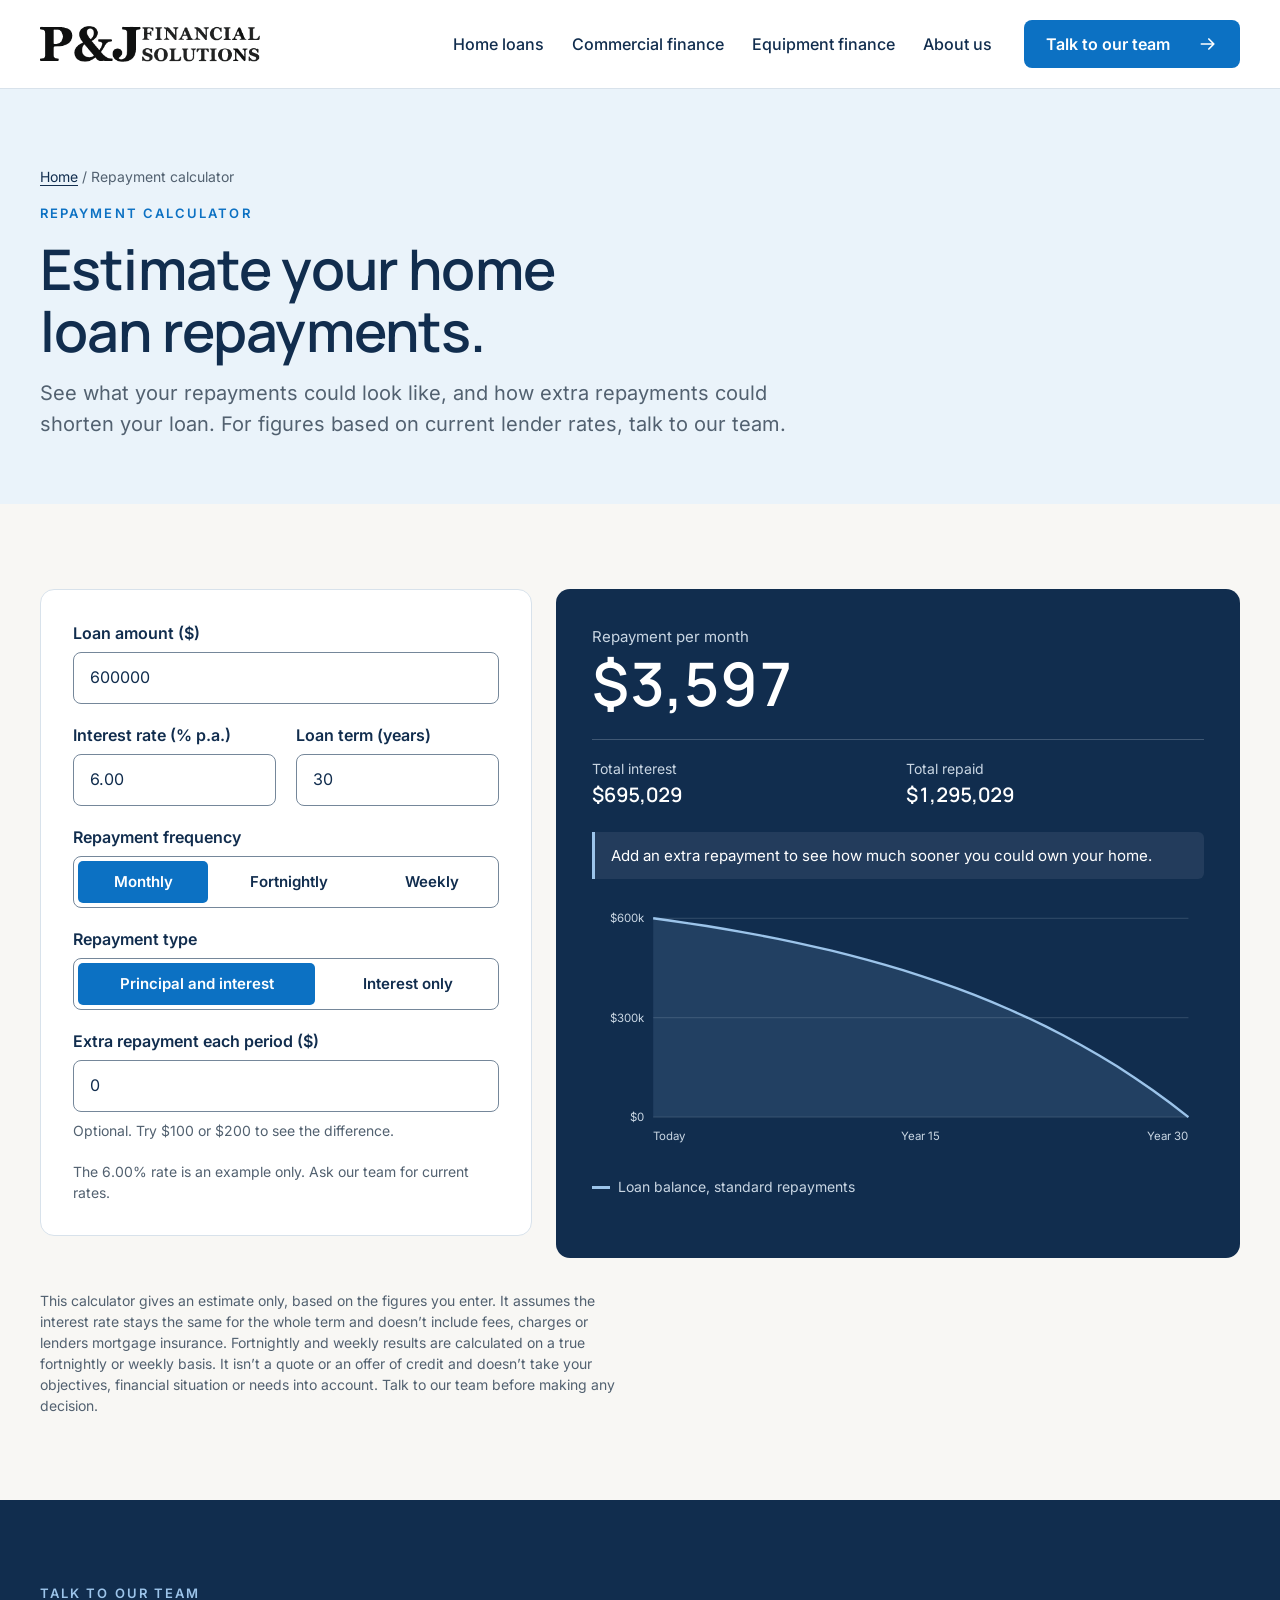
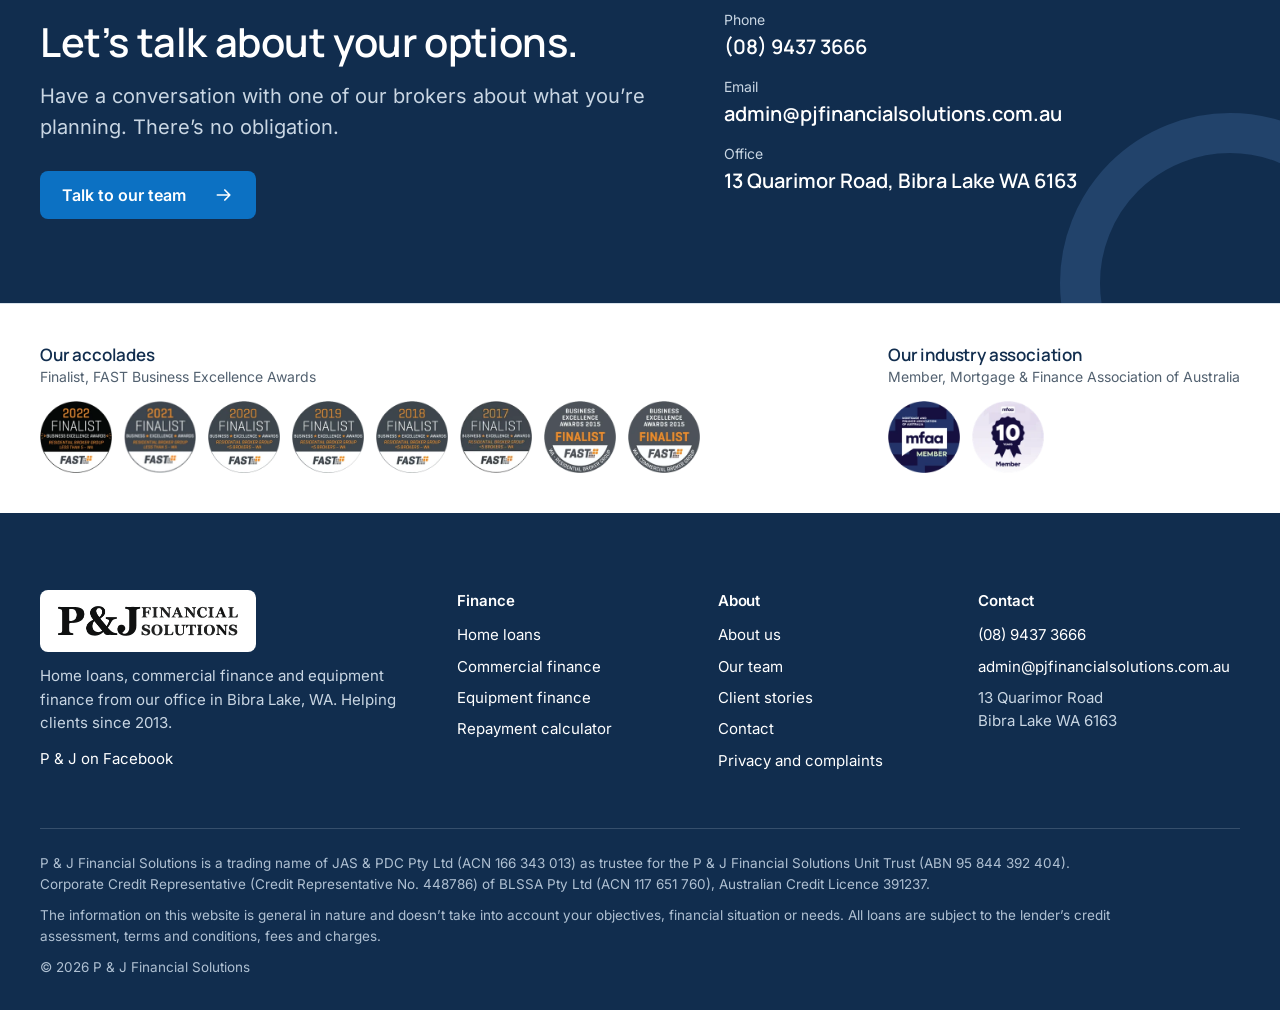
<file: calculator.html>
<!doctype html>
<html lang="en-AU">
<head>
<meta charset="utf-8">
<meta name="viewport" content="width=device-width, initial-scale=1, viewport-fit=cover">
<title>Home Loan Repayment Calculator | P &amp; J Financial Solutions</title><meta name="description" content="Estimate monthly, fortnightly or weekly home loan repayments and see how extra repayments could shorten your loan and reduce interest."><link rel="canonical" href="https://pjfinancialsolutions.com.au/calculator"><meta property="og:type" content="website"><meta property="og:site_name" content="P &amp; J Financial Solutions"><meta property="og:title" content="Home Loan Repayment Calculator | P &amp; J Financial Solutions"><meta property="og:description" content="Estimate monthly, fortnightly or weekly home loan repayments and see how extra repayments could shorten your loan and reduce interest."><meta property="og:url" content="https://pjfinancialsolutions.com.au/calculator"><meta property="og:image" content="https://pjfinancialsolutions.com.au/img/og-image.jpg"><meta property="og:locale" content="en_AU"><meta name="twitter:card" content="summary_large_image"><meta name="theme-color" content="#FFFFFF"><link rel="icon" href="favicon.png" type="image/png"><link rel="icon" href="favicon.ico" sizes="32x32"><link rel="apple-touch-icon" href="img/apple-touch-icon.png"><link rel="manifest" href="site.webmanifest"><link rel="preload" href="fonts/manrope.woff2" as="font" type="font/woff2" crossorigin><link rel="preload" href="fonts/inter.woff2" as="font" type="font/woff2" crossorigin><link rel="stylesheet" href="styles.css">
</head>
<body>
<a class="skip" href="#main">Skip to content</a><header class="site-header"><div class="wrap header-inner"><a class="logo" href="index.html"><img src="img/pj-logo.png" alt="P &amp; J Financial Solutions home" width="358" height="60"></a><div class="header-right"><nav id="site-nav" class="nav" aria-label="Main"><a href="home-loans.html">Home loans</a><a href="commercial-finance.html">Commercial finance</a><a href="equipment-finance.html">Equipment finance</a><a href="about.html">About us</a><a class="btn btn-primary nav-cta" href="contact.html"><span>Talk to our team</span><svg viewBox="0 0 24 24" fill="none" stroke="currentColor" stroke-width="2" stroke-linecap="round" stroke-linejoin="round" aria-hidden="true" focusable="false"><path d="M4 12h15M13 6l6 6-6 6"/></svg></a></nav><a class="btn btn-primary header-cta" href="contact.html"><span>Talk to our team</span><svg viewBox="0 0 24 24" fill="none" stroke="currentColor" stroke-width="2" stroke-linecap="round" stroke-linejoin="round" aria-hidden="true" focusable="false"><path d="M4 12h15M13 6l6 6-6 6"/></svg></a><button class="menu-toggle" type="button" aria-expanded="false" aria-controls="site-nav" aria-label="Open menu"><svg class="icon-open" viewBox="0 0 24 24" fill="none" stroke="currentColor" stroke-width="2" stroke-linecap="round" stroke-linejoin="round" aria-hidden="true" focusable="false"><path d="M4 7h16M4 12h16M4 17h16"/></svg><svg class="icon-close" viewBox="0 0 24 24" fill="none" stroke="currentColor" stroke-width="2" stroke-linecap="round" stroke-linejoin="round" aria-hidden="true" focusable="false"><path d="M6 6l12 12M18 6 6 18"/></svg></button></div></div></header><main id="main"><section class="page-hero"><div class="wrap"><p class="crumbs"><a href="index.html">Home</a> / Repayment calculator</p><p class="eyebrow">Repayment calculator</p><h1>Estimate your home loan repayments.</h1><p class="lede">See what your repayments could look like, and how extra repayments could shorten your loan. For figures based on current lender rates, talk to our team.</p></div></section>
<section class="section band-warm" aria-label="Repayment calculator">
  <div class="wrap">
    <div class="calc">
      <form class="form card card-border" id="calc-form" novalidate>
        <div class="field"><label for="c-amount">Loan amount ($)</label><input id="c-amount" name="amount" type="number" inputmode="numeric" min="0" step="1000" value="600000"></div>
        <div class="form-row">
          <div class="field"><label for="c-rate">Interest rate (% p.a.)</label><input id="c-rate" name="rate" type="number" inputmode="decimal" min="0" max="25" step="0.01" value="6.00"></div>
          <div class="field"><label for="c-term">Loan term (years)</label><input id="c-term" name="term" type="number" inputmode="numeric" min="1" max="40" step="1" value="30"></div>
        </div>
        <div class="field"><span class="label" id="freq-label">Repayment frequency</span>
          <div class="seg" role="radiogroup" aria-labelledby="freq-label">
            <label><input type="radio" name="freq" id="freq-m" value="12" checked><span>Monthly</span></label>
            <label><input type="radio" name="freq" id="freq-f" value="26"><span>Fortnightly</span></label>
            <label><input type="radio" name="freq" id="freq-w" value="52"><span>Weekly</span></label>
          </div>
        </div>
        <div class="field"><span class="label" id="type-label">Repayment type</span>
          <div class="seg" role="radiogroup" aria-labelledby="type-label">
            <label><input type="radio" name="type" id="type-pi" value="pi" checked><span>Principal and interest</span></label>
            <label><input type="radio" name="type" id="type-io" value="io"><span>Interest only</span></label>
          </div>
        </div>
        <div class="field"><label for="c-extra">Extra repayment each period ($)</label><input id="c-extra" name="extra" type="number" inputmode="numeric" min="0" step="50" value="0" aria-describedby="c-extra-help"><span class="help" id="c-extra-help">Optional. Try $100 or $200 to see the difference.</span></div>
        <p class="small">The 6.00% rate is an example only. Ask our team for current rates.</p>
      </form>
      <div class="results" aria-live="polite">
        <div class="result-main"><span class="k" id="r-per">Repayment per month</span><span class="v" id="r-pmt">$3,597</span></div>
        <div class="result-pairs">
          <div><span class="k">Total interest</span><span class="v" id="r-interest">$695,029</span></div>
          <div><span class="k" id="r-total-k">Total repaid</span><span class="v" id="r-total">$1,295,029</span></div>
        </div>
        <p class="saving" id="r-saving">Add an extra repayment to see how much sooner you could own your home.</p>
        <div class="chart-wrap" id="chart"></div>
        <div class="chart-legend"><span style="--c:#9CC4EA">Loan balance, standard repayments</span><span id="legend-extra" style="--c:#FFFFFF" hidden>With extra repayments</span></div>
        <p class="small" id="r-note"></p>
      </div>
    </div>
    <p class="small measure" style="margin-top:32px">This calculator gives an estimate only, based on the figures you enter. It assumes the interest rate stays the same for the whole term and doesn’t include fees, charges or lenders mortgage insurance. Fortnightly and weekly results are calculated on a true fortnightly or weekly basis. It isn’t a quote or an offer of credit and doesn’t take your objectives, financial situation or needs into account. Talk to our team before making any decision.</p>
  </div>
</section>

<section class="section band-navy" aria-labelledby="cta-title">
  <span class="arc arc-navy" aria-hidden="true"></span>
  <div class="wrap cta-grid on-top">
    <div class="stack-lg">
      <div class="stack">
        <p class="eyebrow">Talk to our team</p>
        <h2 id="cta-title">Let’s talk about your options.</h2>
        <p class="lede">Have a conversation with one of our brokers about what you’re planning. There’s no obligation.</p>
      </div>
      <div class="btn-row"><a class="btn btn-primary" href="contact.html#home"><span>Talk to our team</span><svg viewBox="0 0 24 24" fill="none" stroke="currentColor" stroke-width="2" stroke-linecap="round" stroke-linejoin="round" aria-hidden="true" focusable="false"><path d="M4 12h15M13 6l6 6-6 6"/></svg></a></div>
    </div>
    <div class="cta-lines">
      <div><span class="k">Phone</span><span class="v"><a href="tel:+61894373666">(08) 9437 3666</a></span></div>
      <div><span class="k">Email</span><span class="v"><a href="mailto:admin@pjfinancialsolutions.com.au">admin@pjfinancialsolutions.com.au</a></span></div>
      <div><span class="k">Office</span><span class="v">13 Quarimor Road, Bibra Lake WA 6163</span></div>
    </div>
  </div>
</section>
</main>
<footer class="site-footer">
  <div class="credentials">
    <div class="wrap cred-grid">
      <div class="cred-group">
        <div><h2>Our accolades</h2><p>Finalist, FAST Business Excellence Awards</p></div>
        <ul class="badges"><li><img src="img/badges/fast-2022.webp" width="176" height="176" loading="lazy" decoding="async" alt="Finalist, 2022 FAST Business Excellence Awards, Residential Broker Group (fewer than 5 brokers), WA" title="2022 finalist"></li><li><img src="img/badges/fast-2021.webp" width="176" height="176" loading="lazy" decoding="async" alt="Finalist, 2021 FAST Business Excellence Awards, Residential Broker Group (fewer than 5 brokers), WA" title="2021 finalist"></li><li><img src="img/badges/fast-2020.webp" width="176" height="176" loading="lazy" decoding="async" alt="Finalist, 2020 FAST Business Excellence Awards, Residential Broker Group (fewer than 5 brokers), WA" title="2020 finalist"></li><li><img src="img/badges/fast-2019.webp" width="176" height="176" loading="lazy" decoding="async" alt="Finalist, 2019 FAST Business Excellence Awards, Residential Broker Group (fewer than 5 brokers), WA" title="2019 finalist"></li><li><img src="img/badges/fast-2018.webp" width="176" height="176" loading="lazy" decoding="async" alt="Finalist, 2018 FAST Business Excellence Awards, Residential Broker Group (fewer than 5 brokers), WA" title="2018 finalist"></li><li><img src="img/badges/fast-2017.webp" width="176" height="176" loading="lazy" decoding="async" alt="Finalist, 2017 FAST Business Excellence Awards, Residential Broker Group (fewer than 5 brokers), WA" title="2017 finalist"></li><li><img src="img/badges/fast-2015-residential.webp" width="176" height="176" loading="lazy" decoding="async" alt="Finalist, 2015 FAST Business Excellence Awards, WA Residential Broker Group" title="2015 finalist, residential"></li><li><img src="img/badges/fast-2015-commercial.webp" width="176" height="176" loading="lazy" decoding="async" alt="Finalist, 2015 FAST Business Excellence Awards, WA Commercial Broker Group" title="2015 finalist, commercial"></li></ul>
      </div>
      <div class="cred-group">
        <div><h2>Our industry association</h2><p>Member, Mortgage &amp; Finance Association of Australia</p></div>
        <ul class="badges"><li><img src="img/badges/mfaa-member.webp" width="176" height="176" loading="lazy" decoding="async" alt="Member of the Mortgage &amp; Finance Association of Australia (MFAA)" title="MFAA member"></li><li><img src="img/badges/mfaa-10-years.webp" width="176" height="176" loading="lazy" decoding="async" alt="MFAA 10 years member" title="MFAA 10 years member"></li></ul>
      </div>
    </div>
  </div>

  <div class="wrap footer-main">
    <div class="footer-grid">
      <div class="footer-col">
        <a class="footer-logo" href="index.html"><img src="img/pj-logo.png" alt="P &amp; J Financial Solutions home" width="358" height="60" loading="lazy"></a>
        <p>Home loans, commercial finance and equipment finance from our office in Bibra Lake, WA. Helping clients since 2013.</p>
        <p><a href="https://www.facebook.com/pauljasonfinancialsolutions/" rel="noopener">P &amp; J on Facebook</a></p>
      </div>
      <div class="footer-col">
        <h2>Finance</h2>
        <ul>
          <li><a href="home-loans.html">Home loans</a></li>
          <li><a href="commercial-finance.html">Commercial finance</a></li>
          <li><a href="equipment-finance.html">Equipment finance</a></li>
          <li><a href="calculator.html">Repayment calculator</a></li>
        </ul>
      </div>
      <div class="footer-col">
        <h2>About</h2>
        <ul>
          <li><a href="about.html">About us</a></li>
          <li><a href="team.html">Our team</a></li>
          <li><a href="testimonials.html">Client stories</a></li>
          <li><a href="contact.html">Contact</a></li>
          <li><a href="privacy.html">Privacy and complaints</a></li>
        </ul>
      </div>
      <div class="footer-col">
        <h2>Contact</h2>
        <ul>
          <li><a href="tel:+61894373666">(08) 9437 3666</a></li>
          <li style="overflow-wrap:anywhere"><a href="mailto:admin@pjfinancialsolutions.com.au">admin@pjfinancialsolutions.com.au</a></li>
          <li>13 Quarimor Road<br>Bibra Lake WA 6163</li>
        </ul>
      </div>
    </div>
    <div class="footer-legal">
      <p>P &amp; J Financial Solutions is a trading name of JAS &amp; PDC Pty Ltd (ACN 166 343 013) as trustee for the P &amp; J Financial Solutions Unit Trust (ABN 95 844 392 404). Corporate Credit Representative (Credit Representative No. 448786) of BLSSA Pty Ltd (ACN 117 651 760), Australian Credit Licence 391237.</p>
      <p>The information on this website is general in nature and doesn’t take into account your objectives, financial situation or needs. All loans are subject to the lender’s credit assessment, terms and conditions, fees and charges.</p>
      <p>© <span data-year>2026</span> P &amp; J Financial Solutions</p>
    </div>
  </div>
</footer>
<script src="site.js" defer></script>

</body>
</html>
</file>
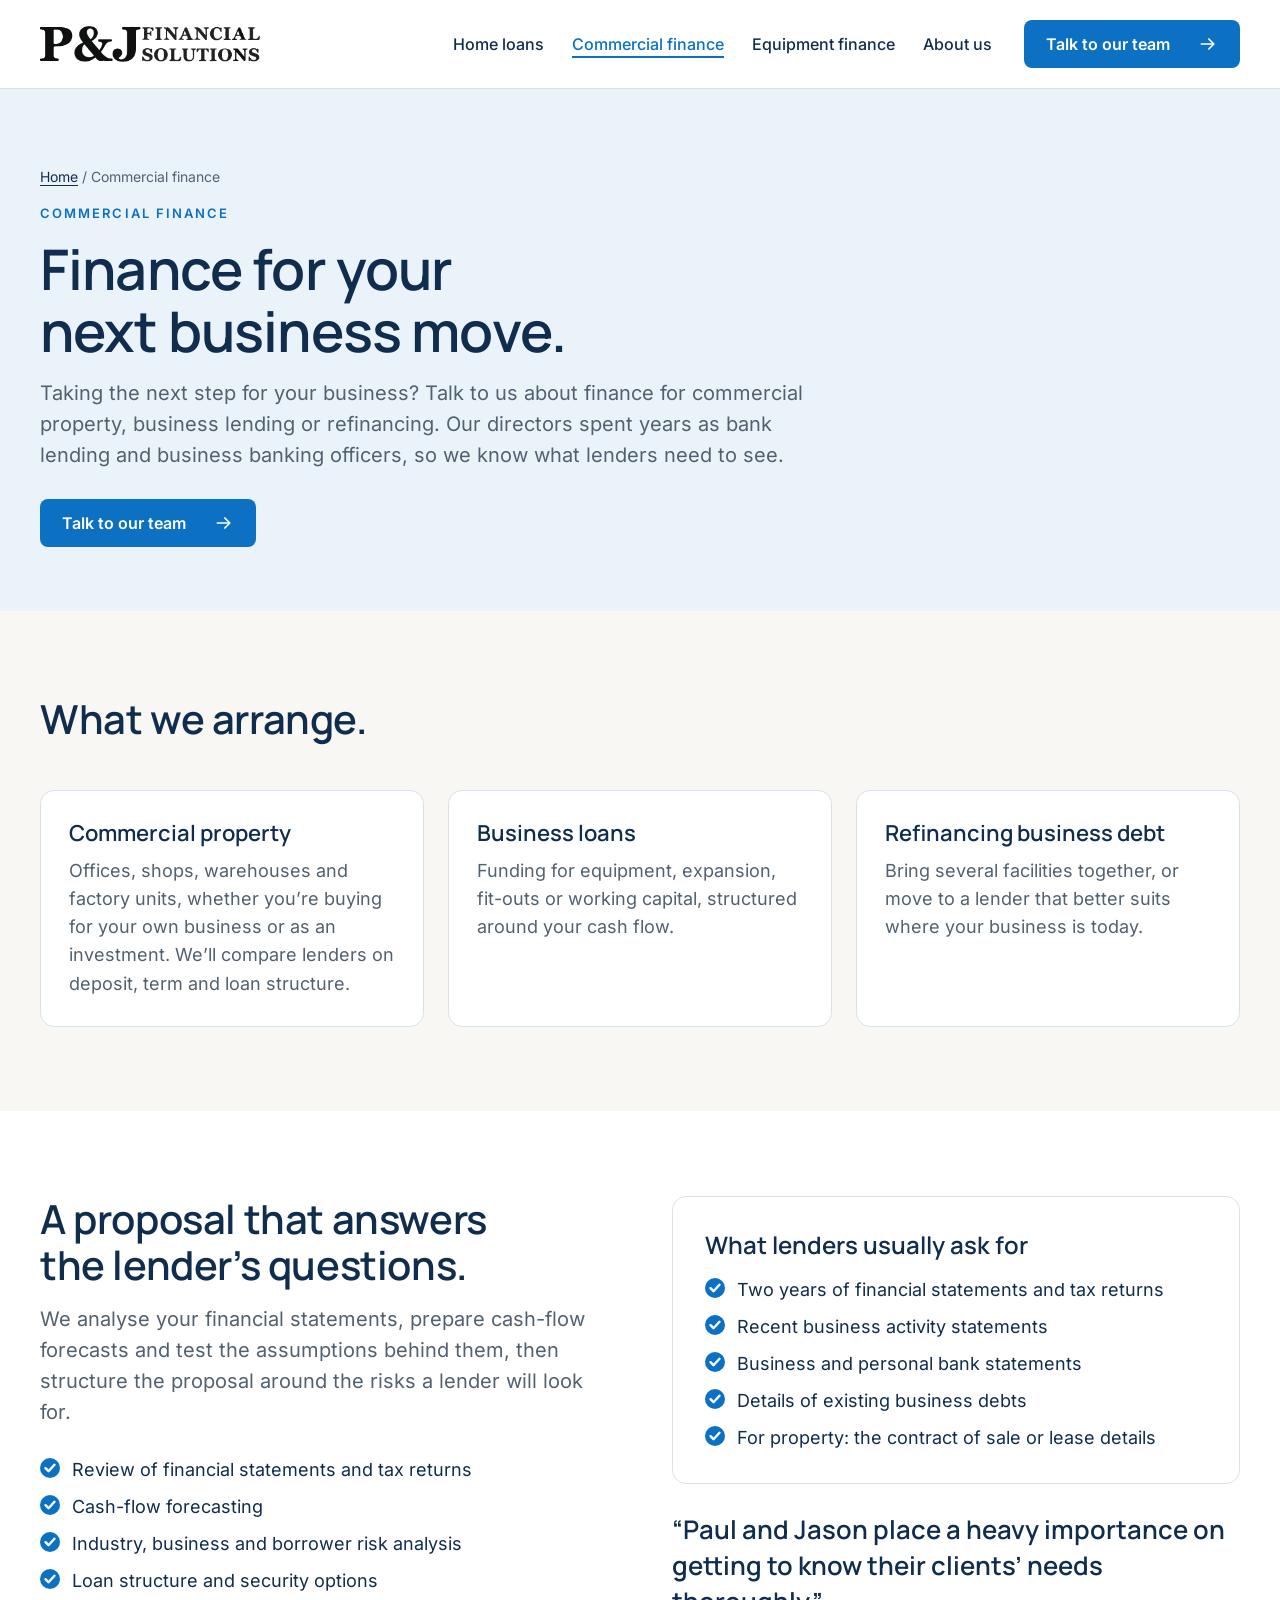
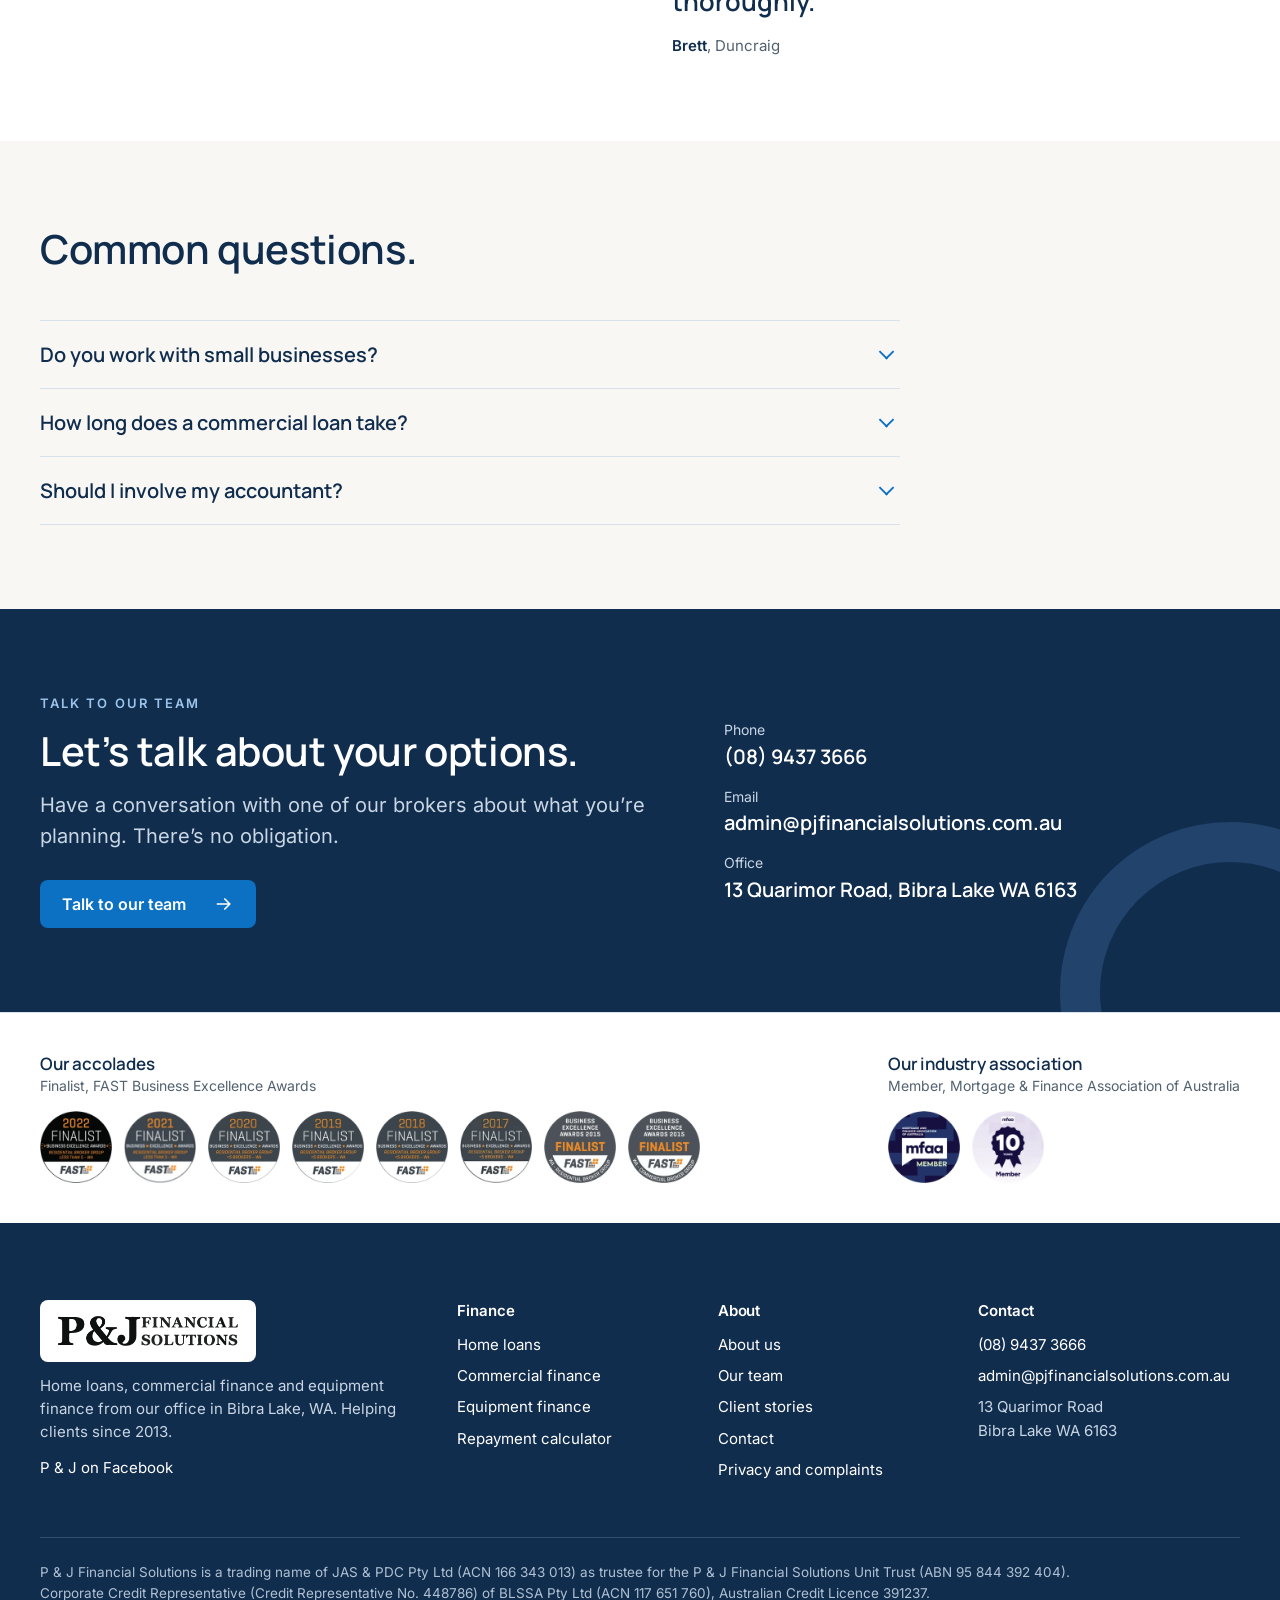
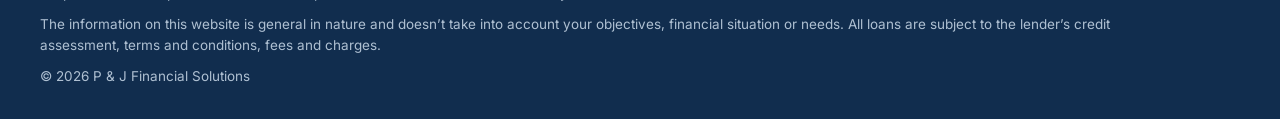
<file: commercial-finance.html>
<!doctype html>
<html lang="en-AU">
<head>
<meta charset="utf-8">
<meta name="viewport" content="width=device-width, initial-scale=1, viewport-fit=cover">
<title>Commercial Finance Perth | Business &amp; Commercial Property Loans | P &amp; J</title><meta name="description" content="Finance for your next business move: commercial property loans, business loans and refinancing for WA businesses, from former bank lending officers."><link rel="canonical" href="https://pjfinancialsolutions.com.au/commercial-finance"><meta property="og:type" content="website"><meta property="og:site_name" content="P &amp; J Financial Solutions"><meta property="og:title" content="Commercial Finance Perth | Business &amp; Commercial Property Loans | P &amp; J"><meta property="og:description" content="Finance for your next business move: commercial property loans, business loans and refinancing for WA businesses, from former bank lending officers."><meta property="og:url" content="https://pjfinancialsolutions.com.au/commercial-finance"><meta property="og:image" content="https://pjfinancialsolutions.com.au/img/og-image.jpg"><meta property="og:locale" content="en_AU"><meta name="twitter:card" content="summary_large_image"><meta name="theme-color" content="#FFFFFF"><link rel="icon" href="favicon.png" type="image/png"><link rel="icon" href="favicon.ico" sizes="32x32"><link rel="apple-touch-icon" href="img/apple-touch-icon.png"><link rel="manifest" href="site.webmanifest"><link rel="preload" href="fonts/manrope.woff2" as="font" type="font/woff2" crossorigin><link rel="preload" href="fonts/inter.woff2" as="font" type="font/woff2" crossorigin><link rel="stylesheet" href="styles.css"><script type="application/ld+json">{"@context": "https://schema.org", "@type": "FAQPage", "mainEntity": [{"@type": "Question", "name": "Do you work with small businesses?", "acceptedAnswer": {"@type": "Answer", "text": "Yes. We work with sole traders, partnerships and companies, from businesses buying their first premises to established businesses refinancing or expanding."}}, {"@type": "Question", "name": "How long does a commercial loan take?", "acceptedAnswer": {"@type": "Answer", "text": "It depends on the lender and the complexity of the deal. Having your financials ready makes the biggest difference. Once we’ve seen the details we’ll give you a realistic timeline."}}, {"@type": "Question", "name": "Should I involve my accountant?", "acceptedAnswer": {"@type": "Answer", "text": "Yes, and we’re happy to work with them. Your accountant can advise on tax and structure, and we’ll arrange finance to match."}}]}</script>
</head>
<body>
<a class="skip" href="#main">Skip to content</a><header class="site-header"><div class="wrap header-inner"><a class="logo" href="index.html"><img src="img/pj-logo.png" alt="P &amp; J Financial Solutions home" width="358" height="60"></a><div class="header-right"><nav id="site-nav" class="nav" aria-label="Main"><a href="home-loans.html">Home loans</a><a href="commercial-finance.html" aria-current="page">Commercial finance</a><a href="equipment-finance.html">Equipment finance</a><a href="about.html">About us</a><a class="btn btn-primary nav-cta" href="contact.html"><span>Talk to our team</span><svg viewBox="0 0 24 24" fill="none" stroke="currentColor" stroke-width="2" stroke-linecap="round" stroke-linejoin="round" aria-hidden="true" focusable="false"><path d="M4 12h15M13 6l6 6-6 6"/></svg></a></nav><a class="btn btn-primary header-cta" href="contact.html"><span>Talk to our team</span><svg viewBox="0 0 24 24" fill="none" stroke="currentColor" stroke-width="2" stroke-linecap="round" stroke-linejoin="round" aria-hidden="true" focusable="false"><path d="M4 12h15M13 6l6 6-6 6"/></svg></a><button class="menu-toggle" type="button" aria-expanded="false" aria-controls="site-nav" aria-label="Open menu"><svg class="icon-open" viewBox="0 0 24 24" fill="none" stroke="currentColor" stroke-width="2" stroke-linecap="round" stroke-linejoin="round" aria-hidden="true" focusable="false"><path d="M4 7h16M4 12h16M4 17h16"/></svg><svg class="icon-close" viewBox="0 0 24 24" fill="none" stroke="currentColor" stroke-width="2" stroke-linecap="round" stroke-linejoin="round" aria-hidden="true" focusable="false"><path d="M6 6l12 12M18 6 6 18"/></svg></button></div></div></header><main id="main"><section class="page-hero"><div class="wrap"><p class="crumbs"><a href="index.html">Home</a> / Commercial finance</p><p class="eyebrow">Commercial finance</p><h1>Finance for your next business move.</h1><p class="lede">Taking the next step for your business? Talk to us about finance for commercial property, business lending or refinancing. Our directors spent years as bank lending and business banking officers, so we know what lenders need to see.</p><div class="btn-row"><a class="btn btn-primary" href="contact.html#commercial"><span>Talk to our team</span><svg viewBox="0 0 24 24" fill="none" stroke="currentColor" stroke-width="2" stroke-linecap="round" stroke-linejoin="round" aria-hidden="true" focusable="false"><path d="M4 12h15M13 6l6 6-6 6"/></svg></a></div></div></section>
<section class="section band-warm" aria-labelledby="cf-title">
  <div class="wrap">
    <div class="section-head"><h2 id="cf-title">What we arrange.</h2></div>
    <div class="cards">
      <article><h3>Commercial property</h3><p>Offices, shops, warehouses and factory units, whether you’re buying for your own business or as an investment. We’ll compare lenders on deposit, term and loan structure.</p></article>
      <article><h3>Business loans</h3><p>Funding for equipment, expansion, fit-outs or working capital, structured around your cash flow.</p></article>
      <article><h3>Refinancing business debt</h3><p>Bring several facilities together, or move to a lender that better suits where your business is today.</p></article>
    </div>
  </div>
</section>

<section class="section band-white" aria-labelledby="proposal-title">
  <div class="wrap split">
    <div class="stack-lg">
      <div class="stack">
        <h2 id="proposal-title">A proposal that answers the lender’s questions.</h2>
        <p class="lede">We analyse your financial statements, prepare cash-flow forecasts and test the assumptions behind them, then structure the proposal around the risks a lender will look for.</p>
      </div>
      <ul class="ticks">
        <li>Review of financial statements and tax returns</li>
        <li>Cash-flow forecasting</li>
        <li>Industry, business and borrower risk analysis</li>
        <li>Loan structure and security options</li>
      </ul>
    </div>
    <div class="stack-lg">
      <div class="card card-border stack">
        <h3>What lenders usually ask for</h3>
        <ul class="ticks">
          <li>Two years of financial statements and tax returns</li>
          <li>Recent business activity statements</li>
          <li>Business and personal bank statements</li>
          <li>Details of existing business debts</li>
          <li>For property: the contract of sale or lease details</li>
        </ul>
      </div>
      <figure class="pull"><blockquote>“Paul and Jason place a heavy importance on getting to know their clients’ needs thoroughly.”</blockquote><figcaption><strong>Brett</strong>, Duncraig</figcaption></figure>
    </div>
  </div>
</section>

<section class="section band-warm" aria-labelledby="faq-title">
  <div class="wrap">
    <div class="section-head"><h2 id="faq-title">Common questions.</h2></div>
    <div class="faq"><details><summary>Do you work with small businesses?</summary><div><p>Yes. We work with sole traders, partnerships and companies, from businesses buying their first premises to established businesses refinancing or expanding.</p></div></details><details><summary>How long does a commercial loan take?</summary><div><p>It depends on the lender and the complexity of the deal. Having your financials ready makes the biggest difference. Once we’ve seen the details we’ll give you a realistic timeline.</p></div></details><details><summary>Should I involve my accountant?</summary><div><p>Yes, and we’re happy to work with them. Your accountant can advise on tax and structure, and we’ll arrange finance to match.</p></div></details></div>
  </div>
</section>

<section class="section band-navy" aria-labelledby="cta-title">
  <span class="arc arc-navy" aria-hidden="true"></span>
  <div class="wrap cta-grid on-top">
    <div class="stack-lg">
      <div class="stack">
        <p class="eyebrow">Talk to our team</p>
        <h2 id="cta-title">Let’s talk about your options.</h2>
        <p class="lede">Have a conversation with one of our brokers about what you’re planning. There’s no obligation.</p>
      </div>
      <div class="btn-row"><a class="btn btn-primary" href="contact.html#commercial"><span>Talk to our team</span><svg viewBox="0 0 24 24" fill="none" stroke="currentColor" stroke-width="2" stroke-linecap="round" stroke-linejoin="round" aria-hidden="true" focusable="false"><path d="M4 12h15M13 6l6 6-6 6"/></svg></a></div>
    </div>
    <div class="cta-lines">
      <div><span class="k">Phone</span><span class="v"><a href="tel:+61894373666">(08) 9437 3666</a></span></div>
      <div><span class="k">Email</span><span class="v"><a href="mailto:admin@pjfinancialsolutions.com.au">admin@pjfinancialsolutions.com.au</a></span></div>
      <div><span class="k">Office</span><span class="v">13 Quarimor Road, Bibra Lake WA 6163</span></div>
    </div>
  </div>
</section>
</main>
<footer class="site-footer">
  <div class="credentials">
    <div class="wrap cred-grid">
      <div class="cred-group">
        <div><h2>Our accolades</h2><p>Finalist, FAST Business Excellence Awards</p></div>
        <ul class="badges"><li><img src="img/badges/fast-2022.webp" width="176" height="176" loading="lazy" decoding="async" alt="Finalist, 2022 FAST Business Excellence Awards, Residential Broker Group (fewer than 5 brokers), WA" title="2022 finalist"></li><li><img src="img/badges/fast-2021.webp" width="176" height="176" loading="lazy" decoding="async" alt="Finalist, 2021 FAST Business Excellence Awards, Residential Broker Group (fewer than 5 brokers), WA" title="2021 finalist"></li><li><img src="img/badges/fast-2020.webp" width="176" height="176" loading="lazy" decoding="async" alt="Finalist, 2020 FAST Business Excellence Awards, Residential Broker Group (fewer than 5 brokers), WA" title="2020 finalist"></li><li><img src="img/badges/fast-2019.webp" width="176" height="176" loading="lazy" decoding="async" alt="Finalist, 2019 FAST Business Excellence Awards, Residential Broker Group (fewer than 5 brokers), WA" title="2019 finalist"></li><li><img src="img/badges/fast-2018.webp" width="176" height="176" loading="lazy" decoding="async" alt="Finalist, 2018 FAST Business Excellence Awards, Residential Broker Group (fewer than 5 brokers), WA" title="2018 finalist"></li><li><img src="img/badges/fast-2017.webp" width="176" height="176" loading="lazy" decoding="async" alt="Finalist, 2017 FAST Business Excellence Awards, Residential Broker Group (fewer than 5 brokers), WA" title="2017 finalist"></li><li><img src="img/badges/fast-2015-residential.webp" width="176" height="176" loading="lazy" decoding="async" alt="Finalist, 2015 FAST Business Excellence Awards, WA Residential Broker Group" title="2015 finalist, residential"></li><li><img src="img/badges/fast-2015-commercial.webp" width="176" height="176" loading="lazy" decoding="async" alt="Finalist, 2015 FAST Business Excellence Awards, WA Commercial Broker Group" title="2015 finalist, commercial"></li></ul>
      </div>
      <div class="cred-group">
        <div><h2>Our industry association</h2><p>Member, Mortgage &amp; Finance Association of Australia</p></div>
        <ul class="badges"><li><img src="img/badges/mfaa-member.webp" width="176" height="176" loading="lazy" decoding="async" alt="Member of the Mortgage &amp; Finance Association of Australia (MFAA)" title="MFAA member"></li><li><img src="img/badges/mfaa-10-years.webp" width="176" height="176" loading="lazy" decoding="async" alt="MFAA 10 years member" title="MFAA 10 years member"></li></ul>
      </div>
    </div>
  </div>

  <div class="wrap footer-main">
    <div class="footer-grid">
      <div class="footer-col">
        <a class="footer-logo" href="index.html"><img src="img/pj-logo.png" alt="P &amp; J Financial Solutions home" width="358" height="60" loading="lazy"></a>
        <p>Home loans, commercial finance and equipment finance from our office in Bibra Lake, WA. Helping clients since 2013.</p>
        <p><a href="https://www.facebook.com/pauljasonfinancialsolutions/" rel="noopener">P &amp; J on Facebook</a></p>
      </div>
      <div class="footer-col">
        <h2>Finance</h2>
        <ul>
          <li><a href="home-loans.html">Home loans</a></li>
          <li><a href="commercial-finance.html">Commercial finance</a></li>
          <li><a href="equipment-finance.html">Equipment finance</a></li>
          <li><a href="calculator.html">Repayment calculator</a></li>
        </ul>
      </div>
      <div class="footer-col">
        <h2>About</h2>
        <ul>
          <li><a href="about.html">About us</a></li>
          <li><a href="team.html">Our team</a></li>
          <li><a href="testimonials.html">Client stories</a></li>
          <li><a href="contact.html">Contact</a></li>
          <li><a href="privacy.html">Privacy and complaints</a></li>
        </ul>
      </div>
      <div class="footer-col">
        <h2>Contact</h2>
        <ul>
          <li><a href="tel:+61894373666">(08) 9437 3666</a></li>
          <li style="overflow-wrap:anywhere"><a href="mailto:admin@pjfinancialsolutions.com.au">admin@pjfinancialsolutions.com.au</a></li>
          <li>13 Quarimor Road<br>Bibra Lake WA 6163</li>
        </ul>
      </div>
    </div>
    <div class="footer-legal">
      <p>P &amp; J Financial Solutions is a trading name of JAS &amp; PDC Pty Ltd (ACN 166 343 013) as trustee for the P &amp; J Financial Solutions Unit Trust (ABN 95 844 392 404). Corporate Credit Representative (Credit Representative No. 448786) of BLSSA Pty Ltd (ACN 117 651 760), Australian Credit Licence 391237.</p>
      <p>The information on this website is general in nature and doesn’t take into account your objectives, financial situation or needs. All loans are subject to the lender’s credit assessment, terms and conditions, fees and charges.</p>
      <p>© <span data-year>2026</span> P &amp; J Financial Solutions</p>
    </div>
  </div>
</footer>
<script src="site.js" defer></script>

</body>
</html>
</file>
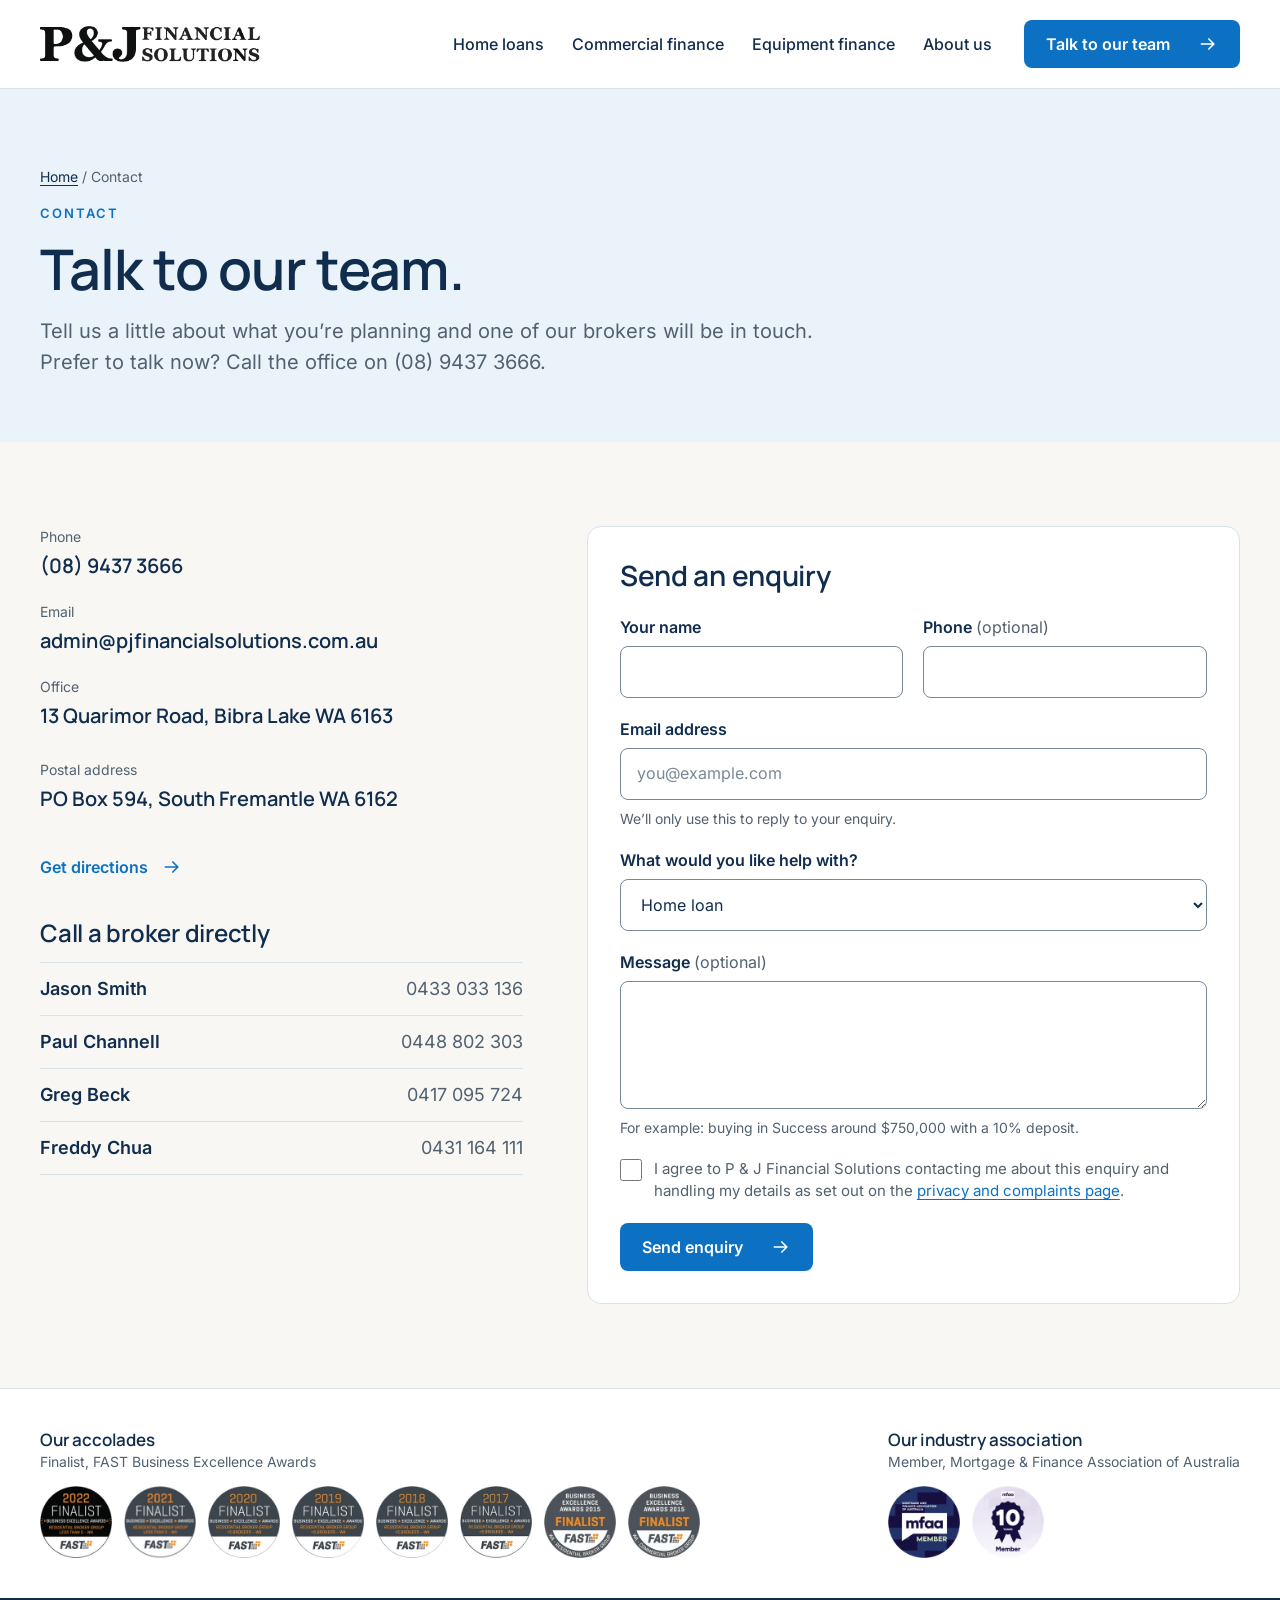
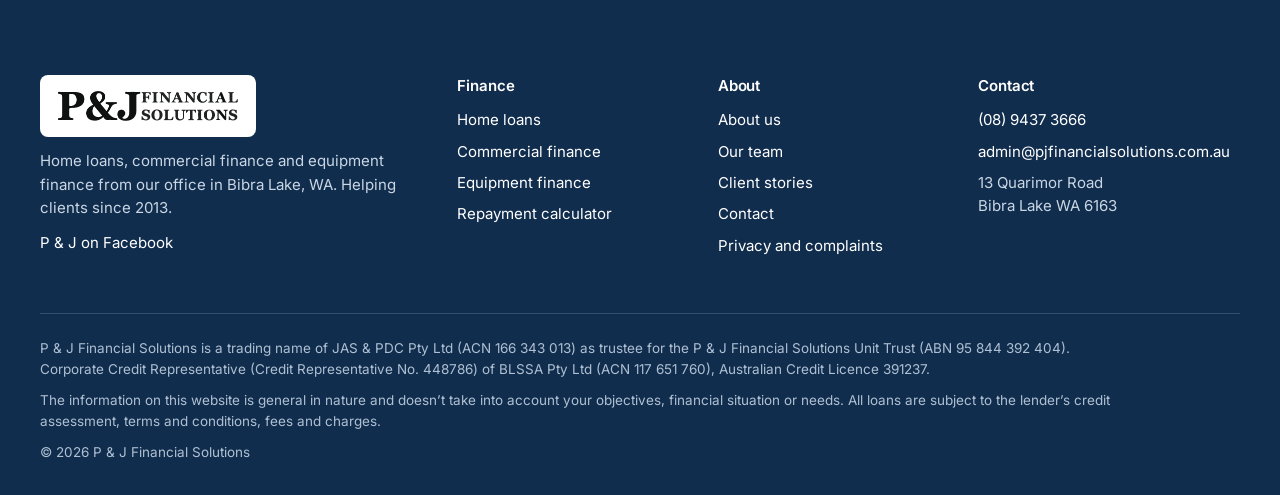
<file: contact.html>
<!doctype html>
<html lang="en-AU">
<head>
<meta charset="utf-8">
<meta name="viewport" content="width=device-width, initial-scale=1, viewport-fit=cover">
<title>Talk to Our Team | P &amp; J Financial Solutions, Bibra Lake WA</title><meta name="description" content="Contact P &amp; J Financial Solutions at 13 Quarimor Road, Bibra Lake WA. Call (08) 9437 3666 or send an enquiry and one of our brokers will be in touch."><link rel="canonical" href="https://pjfinancialsolutions.com.au/contact"><meta property="og:type" content="website"><meta property="og:site_name" content="P &amp; J Financial Solutions"><meta property="og:title" content="Talk to Our Team | P &amp; J Financial Solutions, Bibra Lake WA"><meta property="og:description" content="Contact P &amp; J Financial Solutions at 13 Quarimor Road, Bibra Lake WA. Call (08) 9437 3666 or send an enquiry and one of our brokers will be in touch."><meta property="og:url" content="https://pjfinancialsolutions.com.au/contact"><meta property="og:image" content="https://pjfinancialsolutions.com.au/img/og-image.jpg"><meta property="og:locale" content="en_AU"><meta name="twitter:card" content="summary_large_image"><meta name="theme-color" content="#FFFFFF"><link rel="icon" href="favicon.png" type="image/png"><link rel="icon" href="favicon.ico" sizes="32x32"><link rel="apple-touch-icon" href="img/apple-touch-icon.png"><link rel="manifest" href="site.webmanifest"><link rel="preload" href="fonts/manrope.woff2" as="font" type="font/woff2" crossorigin><link rel="preload" href="fonts/inter.woff2" as="font" type="font/woff2" crossorigin><link rel="stylesheet" href="styles.css"><script type="application/ld+json">{"@context": "https://schema.org", "@type": "FinancialService", "name": "P & J Financial Solutions", "url": "https://pjfinancialsolutions.com.au/", "logo": "https://pjfinancialsolutions.com.au/img/pj-logo.png", "image": "https://pjfinancialsolutions.com.au/img/og-image.jpg", "telephone": "+61 8 9437 3666", "email": "admin@pjfinancialsolutions.com.au", "foundingDate": "2013", "address": {"@type": "PostalAddress", "streetAddress": "13 Quarimor Road", "addressLocality": "Bibra Lake", "addressRegion": "WA", "postalCode": "6163", "addressCountry": "AU"}, "areaServed": {"@type": "State", "name": "Western Australia"}, "sameAs": ["https://www.facebook.com/pauljasonfinancialsolutions/"]}</script>
</head>
<body>
<a class="skip" href="#main">Skip to content</a><header class="site-header"><div class="wrap header-inner"><a class="logo" href="index.html"><img src="img/pj-logo.png" alt="P &amp; J Financial Solutions home" width="358" height="60"></a><div class="header-right"><nav id="site-nav" class="nav" aria-label="Main"><a href="home-loans.html">Home loans</a><a href="commercial-finance.html">Commercial finance</a><a href="equipment-finance.html">Equipment finance</a><a href="about.html">About us</a><a class="btn btn-primary nav-cta" href="contact.html"><span>Talk to our team</span><svg viewBox="0 0 24 24" fill="none" stroke="currentColor" stroke-width="2" stroke-linecap="round" stroke-linejoin="round" aria-hidden="true" focusable="false"><path d="M4 12h15M13 6l6 6-6 6"/></svg></a></nav><a class="btn btn-primary header-cta" href="contact.html"><span>Talk to our team</span><svg viewBox="0 0 24 24" fill="none" stroke="currentColor" stroke-width="2" stroke-linecap="round" stroke-linejoin="round" aria-hidden="true" focusable="false"><path d="M4 12h15M13 6l6 6-6 6"/></svg></a><button class="menu-toggle" type="button" aria-expanded="false" aria-controls="site-nav" aria-label="Open menu"><svg class="icon-open" viewBox="0 0 24 24" fill="none" stroke="currentColor" stroke-width="2" stroke-linecap="round" stroke-linejoin="round" aria-hidden="true" focusable="false"><path d="M4 7h16M4 12h16M4 17h16"/></svg><svg class="icon-close" viewBox="0 0 24 24" fill="none" stroke="currentColor" stroke-width="2" stroke-linecap="round" stroke-linejoin="round" aria-hidden="true" focusable="false"><path d="M6 6l12 12M18 6 6 18"/></svg></button></div></div></header><main id="main"><section class="page-hero"><div class="wrap"><p class="crumbs"><a href="index.html">Home</a> / Contact</p><p class="eyebrow">Contact</p><h1>Talk to our team.</h1><p class="lede">Tell us a little about what you’re planning and one of our brokers will be in touch. Prefer to talk now? Call the office on (08) 9437 3666.</p></div></section>
<section class="section band-warm" aria-label="Contact options">
  <div class="wrap enquiry-grid">
    <div class="stack-lg">
      
<div class="details">
  <div><span class="k">Phone</span><span class="v"><a href="tel:+61894373666">(08) 9437 3666</a></span></div>
  <div><span class="k">Email</span><span class="v"><a href="mailto:admin@pjfinancialsolutions.com.au">admin@pjfinancialsolutions.com.au</a></span></div>
  <div><span class="k">Office</span><span class="v">13 Quarimor Road, Bibra Lake WA 6163</span></div>
</div>

      <div class="details"><div><span class="k">Postal address</span><span class="v">PO Box 594, South Fremantle WA 6162</span></div></div>
      <p><a class="link-arrow" href="https://www.google.com/maps/search/?api=1&amp;query=13+Quarimor+Road+Bibra+Lake+WA+6163"><span>Get directions</span><svg viewBox="0 0 24 24" fill="none" stroke="currentColor" stroke-width="2" stroke-linecap="round" stroke-linejoin="round" aria-hidden="true" focusable="false"><path d="M4 12h15M13 6l6 6-6 6"/></svg></a></p>
      <div class="stack">
        <h2 style="font-size:24px">Call a broker directly</h2>
        <ul class="broker-list">
          <li><a href="tel:+61433033136">Jason Smith</a><span>0433 033 136</span></li>
          <li><a href="tel:+61448802303">Paul Channell</a><span>0448 802 303</span></li>
          <li><a href="tel:+61417095724">Greg Beck</a><span>0417 095 724</span></li>
          <li><a href="tel:+61431164111">Freddy Chua</a><span>0431 164 111</span></li>
        </ul>
      </div>
    </div>
    <div class="card card-border" id="enquire">
      <h2 style="font-size:28px;margin-bottom:24px">Send an enquiry</h2>
      
<form class="form" id="enquiry-form" novalidate>
  <div class="form-row">
    <div class="field"><label for="f-name">Your name</label><input id="f-name" name="name" type="text" autocomplete="name" required></div>
    <div class="field"><label for="f-phone">Phone <span class="opt">(optional)</span></label><input id="f-phone" name="phone" type="tel" autocomplete="tel"></div>
  </div>
  <div class="field"><label for="f-email">Email address</label><input id="f-email" name="email" type="email" autocomplete="email" placeholder="you@example.com" required aria-describedby="f-email-help"><span class="help" id="f-email-help">We’ll only use this to reply to your enquiry.</span></div>
  <div class="field"><label for="f-need">What would you like help with?</label>
    <select id="f-need" name="need">
      <option>Home loan</option>
      <option>Refinance</option>
      <option>Commercial finance</option>
      <option>Equipment or vehicle finance</option>
      <option>Something else</option>
    </select>
  </div>
  <div class="field"><label for="f-message">Message <span class="opt">(optional)</span></label><textarea id="f-message" name="message" rows="4" aria-describedby="f-message-help"></textarea><span class="help" id="f-message-help">For example: buying in Success around $750,000 with a 10% deposit.</span></div>
  <div class="hp" aria-hidden="true"><label for="f-website">Leave this field empty</label><input id="f-website" name="website" type="text" tabindex="-1" autocomplete="off"></div>
  <label class="check" for="f-consent"><input id="f-consent" name="consent" type="checkbox" value="yes" required><span>I agree to P &amp; J Financial Solutions contacting me about this enquiry and handling my details as set out on the <a href="privacy.html">privacy and complaints page</a>.</span></label>
  <div><button class="btn btn-primary" type="submit"><span class="btn-label">Send enquiry</span><svg viewBox="0 0 24 24" fill="none" stroke="currentColor" stroke-width="2" stroke-linecap="round" stroke-linejoin="round" aria-hidden="true" focusable="false"><path d="M4 12h15M13 6l6 6-6 6"/></svg></button></div>
  <p class="form-status" id="form-status" role="status" tabindex="-1" hidden></p>
</form>

    </div>
  </div>
</section>
</main>
<footer class="site-footer">
  <div class="credentials">
    <div class="wrap cred-grid">
      <div class="cred-group">
        <div><h2>Our accolades</h2><p>Finalist, FAST Business Excellence Awards</p></div>
        <ul class="badges"><li><img src="img/badges/fast-2022.webp" width="176" height="176" loading="lazy" decoding="async" alt="Finalist, 2022 FAST Business Excellence Awards, Residential Broker Group (fewer than 5 brokers), WA" title="2022 finalist"></li><li><img src="img/badges/fast-2021.webp" width="176" height="176" loading="lazy" decoding="async" alt="Finalist, 2021 FAST Business Excellence Awards, Residential Broker Group (fewer than 5 brokers), WA" title="2021 finalist"></li><li><img src="img/badges/fast-2020.webp" width="176" height="176" loading="lazy" decoding="async" alt="Finalist, 2020 FAST Business Excellence Awards, Residential Broker Group (fewer than 5 brokers), WA" title="2020 finalist"></li><li><img src="img/badges/fast-2019.webp" width="176" height="176" loading="lazy" decoding="async" alt="Finalist, 2019 FAST Business Excellence Awards, Residential Broker Group (fewer than 5 brokers), WA" title="2019 finalist"></li><li><img src="img/badges/fast-2018.webp" width="176" height="176" loading="lazy" decoding="async" alt="Finalist, 2018 FAST Business Excellence Awards, Residential Broker Group (fewer than 5 brokers), WA" title="2018 finalist"></li><li><img src="img/badges/fast-2017.webp" width="176" height="176" loading="lazy" decoding="async" alt="Finalist, 2017 FAST Business Excellence Awards, Residential Broker Group (fewer than 5 brokers), WA" title="2017 finalist"></li><li><img src="img/badges/fast-2015-residential.webp" width="176" height="176" loading="lazy" decoding="async" alt="Finalist, 2015 FAST Business Excellence Awards, WA Residential Broker Group" title="2015 finalist, residential"></li><li><img src="img/badges/fast-2015-commercial.webp" width="176" height="176" loading="lazy" decoding="async" alt="Finalist, 2015 FAST Business Excellence Awards, WA Commercial Broker Group" title="2015 finalist, commercial"></li></ul>
      </div>
      <div class="cred-group">
        <div><h2>Our industry association</h2><p>Member, Mortgage &amp; Finance Association of Australia</p></div>
        <ul class="badges"><li><img src="img/badges/mfaa-member.webp" width="176" height="176" loading="lazy" decoding="async" alt="Member of the Mortgage &amp; Finance Association of Australia (MFAA)" title="MFAA member"></li><li><img src="img/badges/mfaa-10-years.webp" width="176" height="176" loading="lazy" decoding="async" alt="MFAA 10 years member" title="MFAA 10 years member"></li></ul>
      </div>
    </div>
  </div>

  <div class="wrap footer-main">
    <div class="footer-grid">
      <div class="footer-col">
        <a class="footer-logo" href="index.html"><img src="img/pj-logo.png" alt="P &amp; J Financial Solutions home" width="358" height="60" loading="lazy"></a>
        <p>Home loans, commercial finance and equipment finance from our office in Bibra Lake, WA. Helping clients since 2013.</p>
        <p><a href="https://www.facebook.com/pauljasonfinancialsolutions/" rel="noopener">P &amp; J on Facebook</a></p>
      </div>
      <div class="footer-col">
        <h2>Finance</h2>
        <ul>
          <li><a href="home-loans.html">Home loans</a></li>
          <li><a href="commercial-finance.html">Commercial finance</a></li>
          <li><a href="equipment-finance.html">Equipment finance</a></li>
          <li><a href="calculator.html">Repayment calculator</a></li>
        </ul>
      </div>
      <div class="footer-col">
        <h2>About</h2>
        <ul>
          <li><a href="about.html">About us</a></li>
          <li><a href="team.html">Our team</a></li>
          <li><a href="testimonials.html">Client stories</a></li>
          <li><a href="contact.html">Contact</a></li>
          <li><a href="privacy.html">Privacy and complaints</a></li>
        </ul>
      </div>
      <div class="footer-col">
        <h2>Contact</h2>
        <ul>
          <li><a href="tel:+61894373666">(08) 9437 3666</a></li>
          <li style="overflow-wrap:anywhere"><a href="mailto:admin@pjfinancialsolutions.com.au">admin@pjfinancialsolutions.com.au</a></li>
          <li>13 Quarimor Road<br>Bibra Lake WA 6163</li>
        </ul>
      </div>
    </div>
    <div class="footer-legal">
      <p>P &amp; J Financial Solutions is a trading name of JAS &amp; PDC Pty Ltd (ACN 166 343 013) as trustee for the P &amp; J Financial Solutions Unit Trust (ABN 95 844 392 404). Corporate Credit Representative (Credit Representative No. 448786) of BLSSA Pty Ltd (ACN 117 651 760), Australian Credit Licence 391237.</p>
      <p>The information on this website is general in nature and doesn’t take into account your objectives, financial situation or needs. All loans are subject to the lender’s credit assessment, terms and conditions, fees and charges.</p>
      <p>© <span data-year>2026</span> P &amp; J Financial Solutions</p>
    </div>
  </div>
</footer>
<script src="site.js" defer></script>

</body>
</html>
</file>
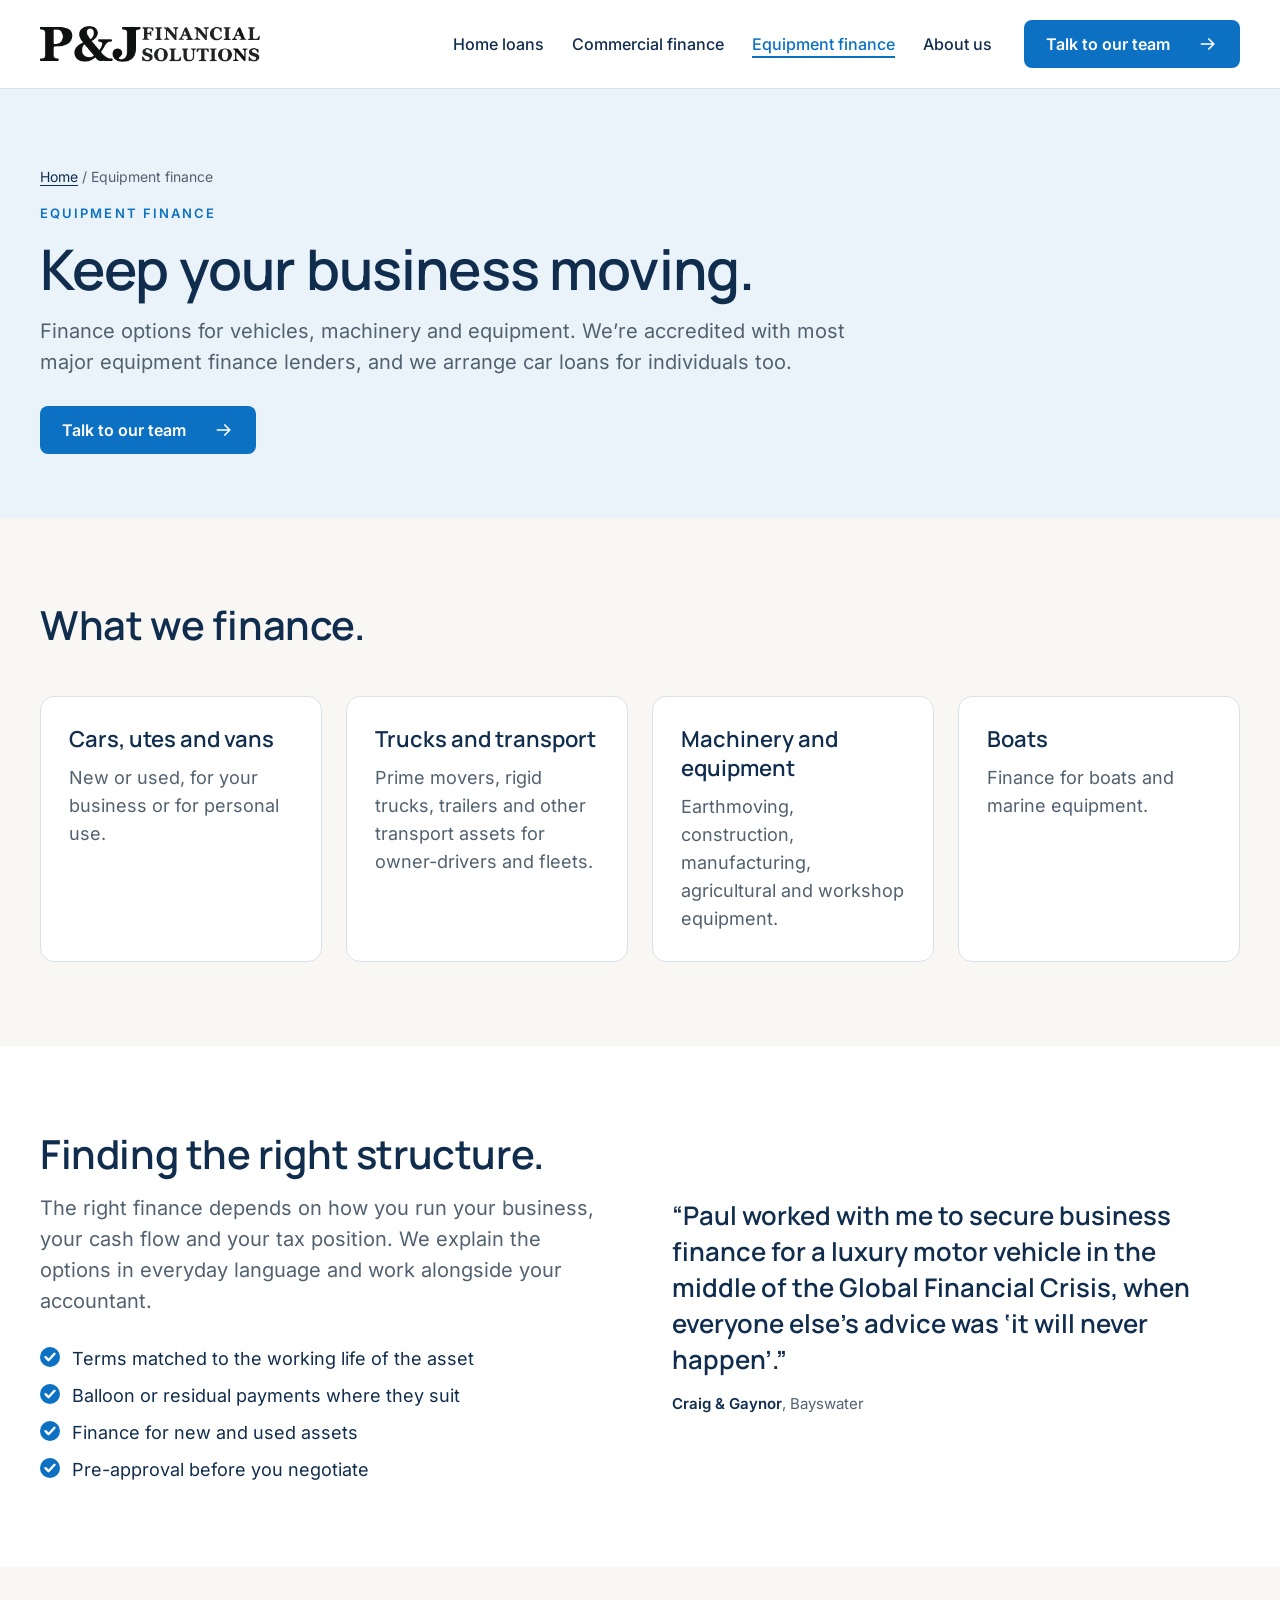
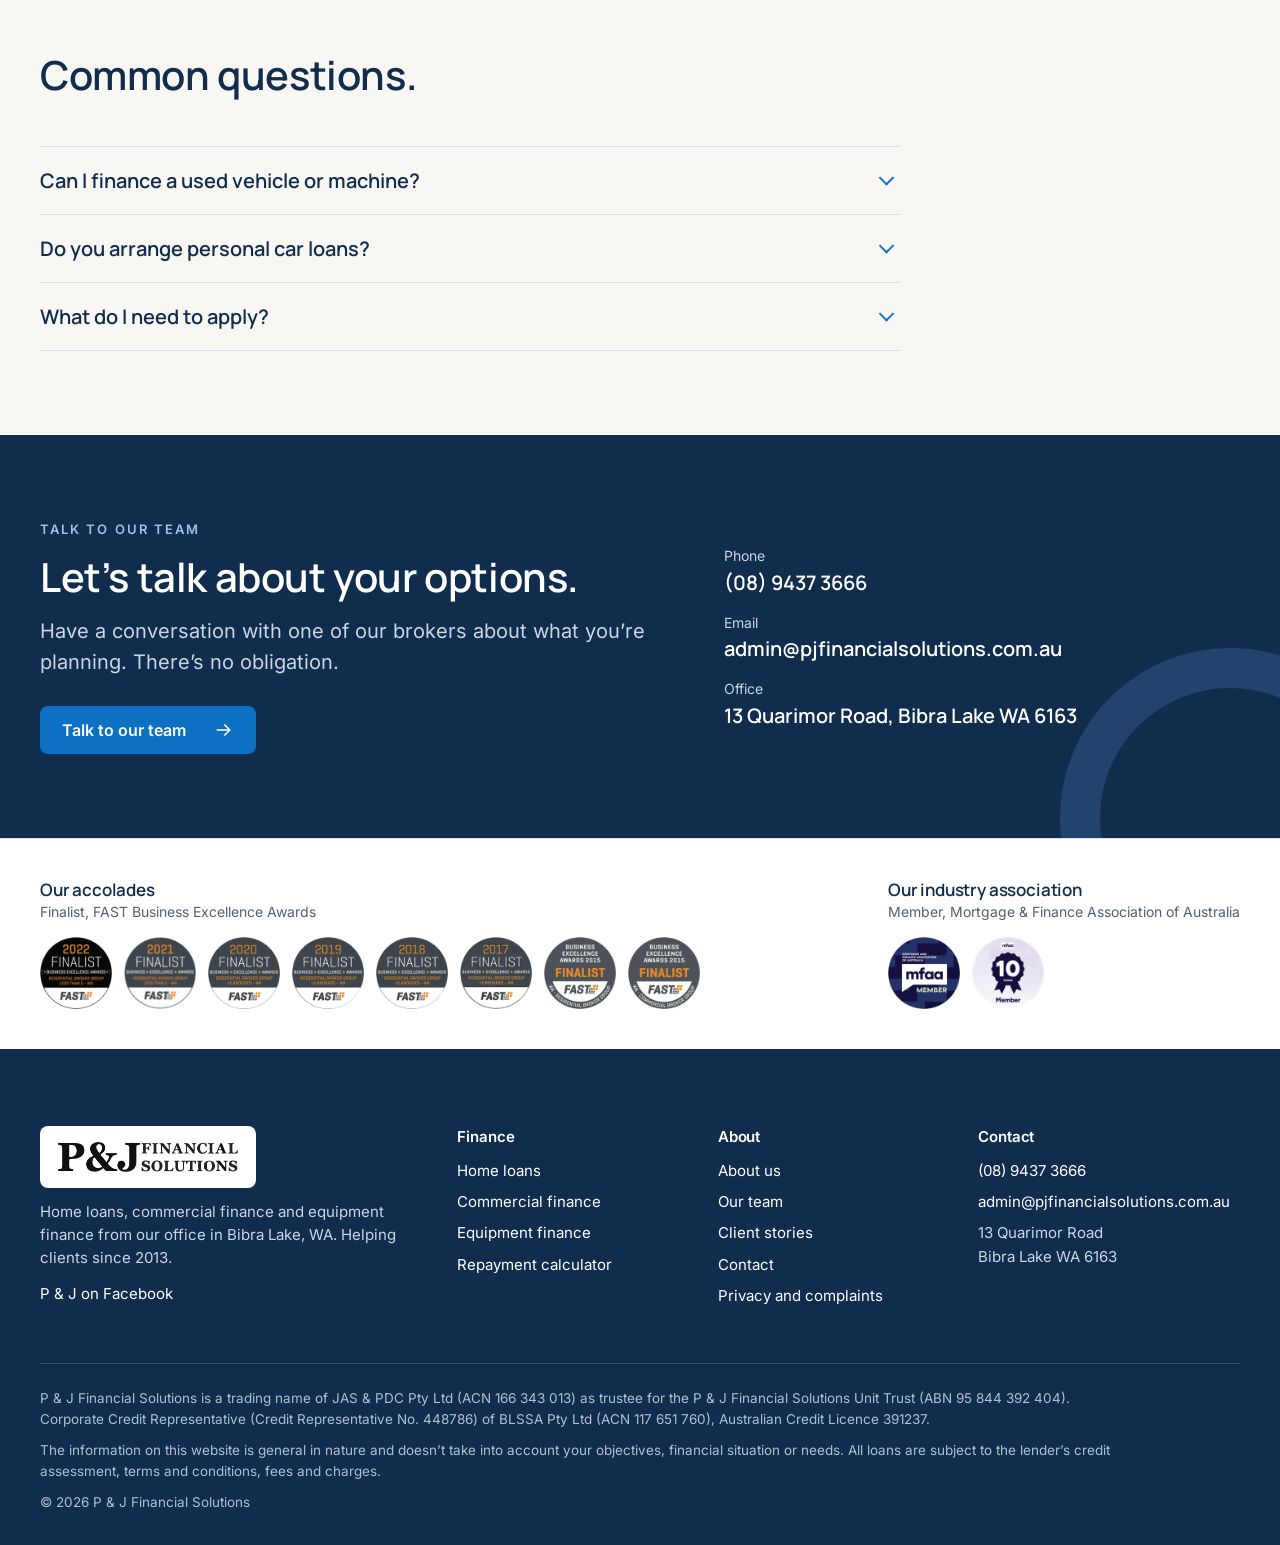
<file: equipment-finance.html>
<!doctype html>
<html lang="en-AU">
<head>
<meta charset="utf-8">
<meta name="viewport" content="width=device-width, initial-scale=1, viewport-fit=cover">
<title>Equipment &amp; Vehicle Finance Perth | Trucks, Machinery, Cars | P &amp; J</title><meta name="description" content="Keep your business moving with finance for vehicles, trucks, machinery, boats and equipment. Accredited with most major equipment finance lenders."><link rel="canonical" href="https://pjfinancialsolutions.com.au/equipment-finance"><meta property="og:type" content="website"><meta property="og:site_name" content="P &amp; J Financial Solutions"><meta property="og:title" content="Equipment &amp; Vehicle Finance Perth | Trucks, Machinery, Cars | P &amp; J"><meta property="og:description" content="Keep your business moving with finance for vehicles, trucks, machinery, boats and equipment. Accredited with most major equipment finance lenders."><meta property="og:url" content="https://pjfinancialsolutions.com.au/equipment-finance"><meta property="og:image" content="https://pjfinancialsolutions.com.au/img/og-image.jpg"><meta property="og:locale" content="en_AU"><meta name="twitter:card" content="summary_large_image"><meta name="theme-color" content="#FFFFFF"><link rel="icon" href="favicon.png" type="image/png"><link rel="icon" href="favicon.ico" sizes="32x32"><link rel="apple-touch-icon" href="img/apple-touch-icon.png"><link rel="manifest" href="site.webmanifest"><link rel="preload" href="fonts/manrope.woff2" as="font" type="font/woff2" crossorigin><link rel="preload" href="fonts/inter.woff2" as="font" type="font/woff2" crossorigin><link rel="stylesheet" href="styles.css"><script type="application/ld+json">{"@context": "https://schema.org", "@type": "FAQPage", "mainEntity": [{"@type": "Question", "name": "Can I finance a used vehicle or machine?", "acceptedAnswer": {"@type": "Answer", "text": "Usually, yes. Lenders set limits on the age of the asset and on whether it’s bought from a dealer or a private seller, so tell us early and we’ll match you with a lender that fits."}}, {"@type": "Question", "name": "Do you arrange personal car loans?", "acceptedAnswer": {"@type": "Answer", "text": "Yes. We arrange car loans for individuals as well as vehicle and equipment finance for businesses."}}, {"@type": "Question", "name": "What do I need to apply?", "acceptedAnswer": {"@type": "Answer", "text": "Usually ID, details of the asset you’re buying and recent financials or bank statements. For larger amounts or newer businesses, lenders may ask for more."}}]}</script>
</head>
<body>
<a class="skip" href="#main">Skip to content</a><header class="site-header"><div class="wrap header-inner"><a class="logo" href="index.html"><img src="img/pj-logo.png" alt="P &amp; J Financial Solutions home" width="358" height="60"></a><div class="header-right"><nav id="site-nav" class="nav" aria-label="Main"><a href="home-loans.html">Home loans</a><a href="commercial-finance.html">Commercial finance</a><a href="equipment-finance.html" aria-current="page">Equipment finance</a><a href="about.html">About us</a><a class="btn btn-primary nav-cta" href="contact.html"><span>Talk to our team</span><svg viewBox="0 0 24 24" fill="none" stroke="currentColor" stroke-width="2" stroke-linecap="round" stroke-linejoin="round" aria-hidden="true" focusable="false"><path d="M4 12h15M13 6l6 6-6 6"/></svg></a></nav><a class="btn btn-primary header-cta" href="contact.html"><span>Talk to our team</span><svg viewBox="0 0 24 24" fill="none" stroke="currentColor" stroke-width="2" stroke-linecap="round" stroke-linejoin="round" aria-hidden="true" focusable="false"><path d="M4 12h15M13 6l6 6-6 6"/></svg></a><button class="menu-toggle" type="button" aria-expanded="false" aria-controls="site-nav" aria-label="Open menu"><svg class="icon-open" viewBox="0 0 24 24" fill="none" stroke="currentColor" stroke-width="2" stroke-linecap="round" stroke-linejoin="round" aria-hidden="true" focusable="false"><path d="M4 7h16M4 12h16M4 17h16"/></svg><svg class="icon-close" viewBox="0 0 24 24" fill="none" stroke="currentColor" stroke-width="2" stroke-linecap="round" stroke-linejoin="round" aria-hidden="true" focusable="false"><path d="M6 6l12 12M18 6 6 18"/></svg></button></div></div></header><main id="main"><section class="page-hero"><div class="wrap"><p class="crumbs"><a href="index.html">Home</a> / Equipment finance</p><p class="eyebrow">Equipment finance</p><h1>Keep your business moving.</h1><p class="lede">Finance options for vehicles, machinery and equipment. We’re accredited with most major equipment finance lenders, and we arrange car loans for individuals too.</p><div class="btn-row"><a class="btn btn-primary" href="contact.html#equipment"><span>Talk to our team</span><svg viewBox="0 0 24 24" fill="none" stroke="currentColor" stroke-width="2" stroke-linecap="round" stroke-linejoin="round" aria-hidden="true" focusable="false"><path d="M4 12h15M13 6l6 6-6 6"/></svg></a></div></div></section>
<section class="section band-warm" aria-labelledby="ef-title">
  <div class="wrap">
    <div class="section-head"><h2 id="ef-title">What we finance.</h2></div>
    <div class="cards four">
      <article><h3>Cars, utes and vans</h3><p>New or used, for your business or for personal use.</p></article>
      <article><h3>Trucks and transport</h3><p>Prime movers, rigid trucks, trailers and other transport assets for owner-drivers and fleets.</p></article>
      <article><h3>Machinery and equipment</h3><p>Earthmoving, construction, manufacturing, agricultural and workshop equipment.</p></article>
      <article><h3>Boats</h3><p>Finance for boats and marine equipment.</p></article>
    </div>
  </div>
</section>

<section class="section band-white" aria-labelledby="structure-title">
  <div class="wrap split">
    <div class="stack-lg">
      <div class="stack">
        <h2 id="structure-title">Finding the right structure.</h2>
        <p class="lede">The right finance depends on how you run your business, your cash flow and your tax position. We explain the options in everyday language and work alongside your accountant.</p>
      </div>
      <ul class="ticks">
        <li>Terms matched to the working life of the asset</li>
        <li>Balloon or residual payments where they suit</li>
        <li>Finance for new and used assets</li>
        <li>Pre-approval before you negotiate</li>
      </ul>
    </div>
    <figure class="pull" style="align-self:center"><blockquote>“Paul worked with me to secure business finance for a luxury motor vehicle in the middle of the Global Financial Crisis, when everyone else’s advice was ‘it will never happen’.”</blockquote><figcaption><strong>Craig &amp; Gaynor</strong>, Bayswater</figcaption></figure>
  </div>
</section>

<section class="section band-warm" aria-labelledby="faq-title">
  <div class="wrap">
    <div class="section-head"><h2 id="faq-title">Common questions.</h2></div>
    <div class="faq"><details><summary>Can I finance a used vehicle or machine?</summary><div><p>Usually, yes. Lenders set limits on the age of the asset and on whether it’s bought from a dealer or a private seller, so tell us early and we’ll match you with a lender that fits.</p></div></details><details><summary>Do you arrange personal car loans?</summary><div><p>Yes. We arrange car loans for individuals as well as vehicle and equipment finance for businesses.</p></div></details><details><summary>What do I need to apply?</summary><div><p>Usually ID, details of the asset you’re buying and recent financials or bank statements. For larger amounts or newer businesses, lenders may ask for more.</p></div></details></div>
  </div>
</section>

<section class="section band-navy" aria-labelledby="cta-title">
  <span class="arc arc-navy" aria-hidden="true"></span>
  <div class="wrap cta-grid on-top">
    <div class="stack-lg">
      <div class="stack">
        <p class="eyebrow">Talk to our team</p>
        <h2 id="cta-title">Let’s talk about your options.</h2>
        <p class="lede">Have a conversation with one of our brokers about what you’re planning. There’s no obligation.</p>
      </div>
      <div class="btn-row"><a class="btn btn-primary" href="contact.html#equipment"><span>Talk to our team</span><svg viewBox="0 0 24 24" fill="none" stroke="currentColor" stroke-width="2" stroke-linecap="round" stroke-linejoin="round" aria-hidden="true" focusable="false"><path d="M4 12h15M13 6l6 6-6 6"/></svg></a></div>
    </div>
    <div class="cta-lines">
      <div><span class="k">Phone</span><span class="v"><a href="tel:+61894373666">(08) 9437 3666</a></span></div>
      <div><span class="k">Email</span><span class="v"><a href="mailto:admin@pjfinancialsolutions.com.au">admin@pjfinancialsolutions.com.au</a></span></div>
      <div><span class="k">Office</span><span class="v">13 Quarimor Road, Bibra Lake WA 6163</span></div>
    </div>
  </div>
</section>
</main>
<footer class="site-footer">
  <div class="credentials">
    <div class="wrap cred-grid">
      <div class="cred-group">
        <div><h2>Our accolades</h2><p>Finalist, FAST Business Excellence Awards</p></div>
        <ul class="badges"><li><img src="img/badges/fast-2022.webp" width="176" height="176" loading="lazy" decoding="async" alt="Finalist, 2022 FAST Business Excellence Awards, Residential Broker Group (fewer than 5 brokers), WA" title="2022 finalist"></li><li><img src="img/badges/fast-2021.webp" width="176" height="176" loading="lazy" decoding="async" alt="Finalist, 2021 FAST Business Excellence Awards, Residential Broker Group (fewer than 5 brokers), WA" title="2021 finalist"></li><li><img src="img/badges/fast-2020.webp" width="176" height="176" loading="lazy" decoding="async" alt="Finalist, 2020 FAST Business Excellence Awards, Residential Broker Group (fewer than 5 brokers), WA" title="2020 finalist"></li><li><img src="img/badges/fast-2019.webp" width="176" height="176" loading="lazy" decoding="async" alt="Finalist, 2019 FAST Business Excellence Awards, Residential Broker Group (fewer than 5 brokers), WA" title="2019 finalist"></li><li><img src="img/badges/fast-2018.webp" width="176" height="176" loading="lazy" decoding="async" alt="Finalist, 2018 FAST Business Excellence Awards, Residential Broker Group (fewer than 5 brokers), WA" title="2018 finalist"></li><li><img src="img/badges/fast-2017.webp" width="176" height="176" loading="lazy" decoding="async" alt="Finalist, 2017 FAST Business Excellence Awards, Residential Broker Group (fewer than 5 brokers), WA" title="2017 finalist"></li><li><img src="img/badges/fast-2015-residential.webp" width="176" height="176" loading="lazy" decoding="async" alt="Finalist, 2015 FAST Business Excellence Awards, WA Residential Broker Group" title="2015 finalist, residential"></li><li><img src="img/badges/fast-2015-commercial.webp" width="176" height="176" loading="lazy" decoding="async" alt="Finalist, 2015 FAST Business Excellence Awards, WA Commercial Broker Group" title="2015 finalist, commercial"></li></ul>
      </div>
      <div class="cred-group">
        <div><h2>Our industry association</h2><p>Member, Mortgage &amp; Finance Association of Australia</p></div>
        <ul class="badges"><li><img src="img/badges/mfaa-member.webp" width="176" height="176" loading="lazy" decoding="async" alt="Member of the Mortgage &amp; Finance Association of Australia (MFAA)" title="MFAA member"></li><li><img src="img/badges/mfaa-10-years.webp" width="176" height="176" loading="lazy" decoding="async" alt="MFAA 10 years member" title="MFAA 10 years member"></li></ul>
      </div>
    </div>
  </div>

  <div class="wrap footer-main">
    <div class="footer-grid">
      <div class="footer-col">
        <a class="footer-logo" href="index.html"><img src="img/pj-logo.png" alt="P &amp; J Financial Solutions home" width="358" height="60" loading="lazy"></a>
        <p>Home loans, commercial finance and equipment finance from our office in Bibra Lake, WA. Helping clients since 2013.</p>
        <p><a href="https://www.facebook.com/pauljasonfinancialsolutions/" rel="noopener">P &amp; J on Facebook</a></p>
      </div>
      <div class="footer-col">
        <h2>Finance</h2>
        <ul>
          <li><a href="home-loans.html">Home loans</a></li>
          <li><a href="commercial-finance.html">Commercial finance</a></li>
          <li><a href="equipment-finance.html">Equipment finance</a></li>
          <li><a href="calculator.html">Repayment calculator</a></li>
        </ul>
      </div>
      <div class="footer-col">
        <h2>About</h2>
        <ul>
          <li><a href="about.html">About us</a></li>
          <li><a href="team.html">Our team</a></li>
          <li><a href="testimonials.html">Client stories</a></li>
          <li><a href="contact.html">Contact</a></li>
          <li><a href="privacy.html">Privacy and complaints</a></li>
        </ul>
      </div>
      <div class="footer-col">
        <h2>Contact</h2>
        <ul>
          <li><a href="tel:+61894373666">(08) 9437 3666</a></li>
          <li style="overflow-wrap:anywhere"><a href="mailto:admin@pjfinancialsolutions.com.au">admin@pjfinancialsolutions.com.au</a></li>
          <li>13 Quarimor Road<br>Bibra Lake WA 6163</li>
        </ul>
      </div>
    </div>
    <div class="footer-legal">
      <p>P &amp; J Financial Solutions is a trading name of JAS &amp; PDC Pty Ltd (ACN 166 343 013) as trustee for the P &amp; J Financial Solutions Unit Trust (ABN 95 844 392 404). Corporate Credit Representative (Credit Representative No. 448786) of BLSSA Pty Ltd (ACN 117 651 760), Australian Credit Licence 391237.</p>
      <p>The information on this website is general in nature and doesn’t take into account your objectives, financial situation or needs. All loans are subject to the lender’s credit assessment, terms and conditions, fees and charges.</p>
      <p>© <span data-year>2026</span> P &amp; J Financial Solutions</p>
    </div>
  </div>
</footer>
<script src="site.js" defer></script>

</body>
</html>
</file>
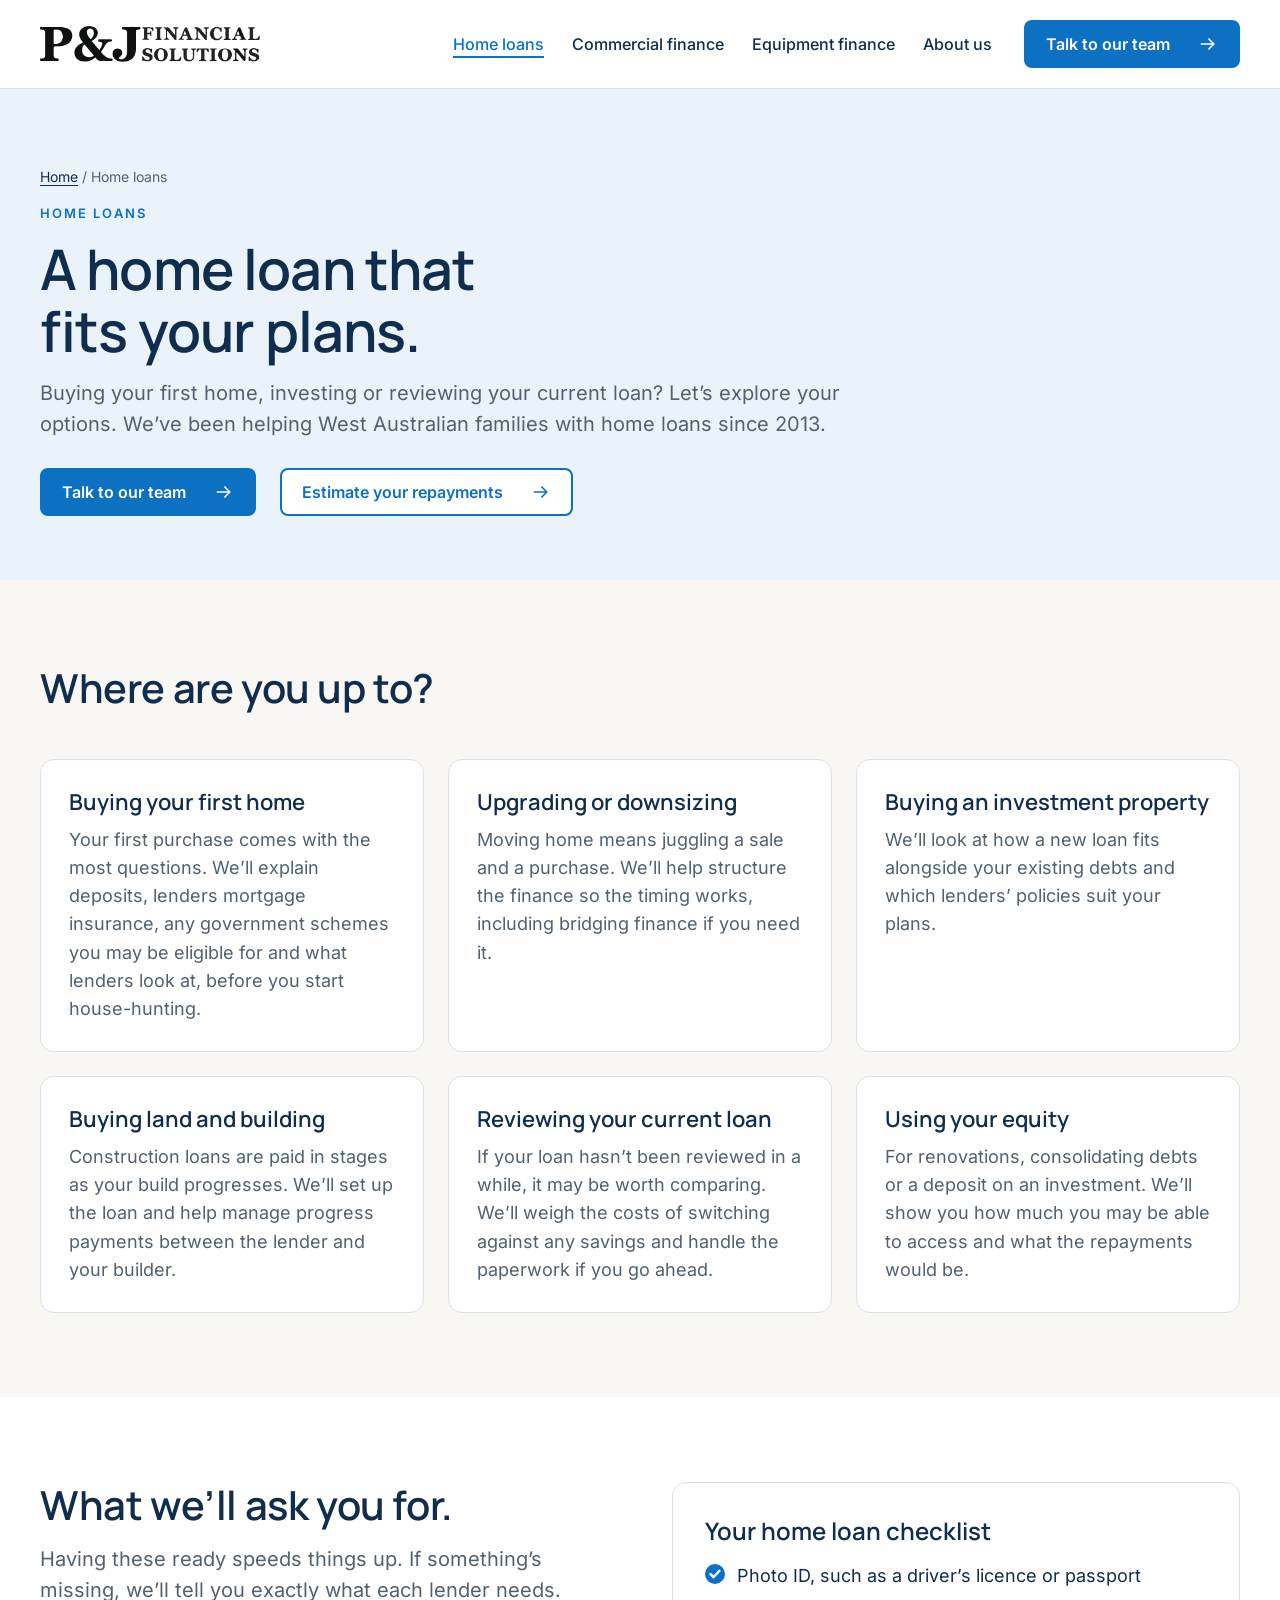
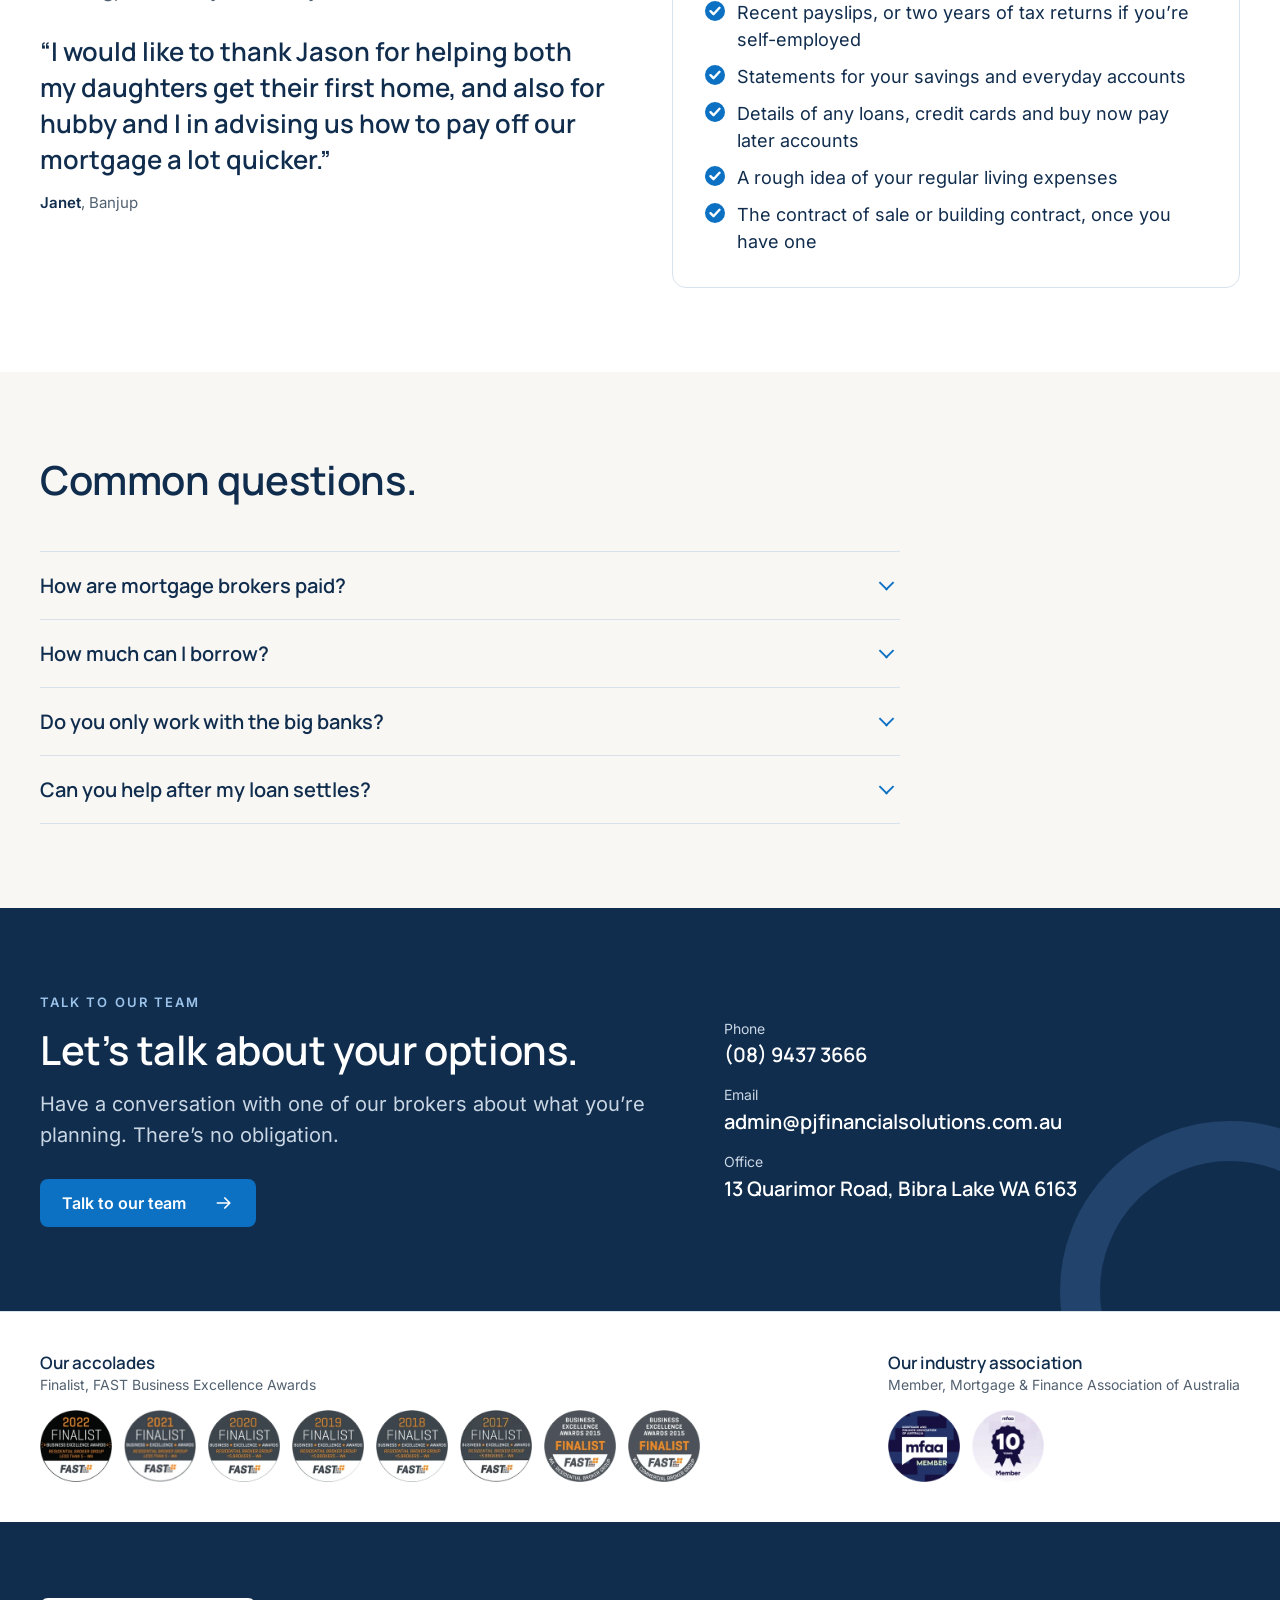
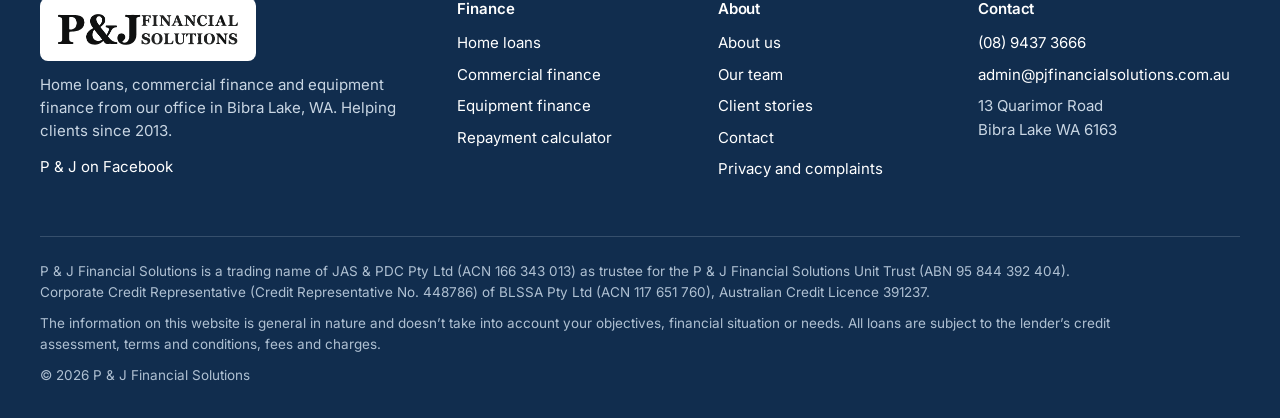
<file: home-loans.html>
<!doctype html>
<html lang="en-AU">
<head>
<meta charset="utf-8">
<meta name="viewport" content="width=device-width, initial-scale=1, viewport-fit=cover">
<title>Home Loans Perth | First Home, Investing &amp; Refinancing | P &amp; J Financial Solutions</title><meta name="description" content="Home loans for first home buyers, upgraders, investors and refinancers. Experienced Bibra Lake brokers who compare lenders and guide you through to settlement."><link rel="canonical" href="https://pjfinancialsolutions.com.au/home-loans"><meta property="og:type" content="website"><meta property="og:site_name" content="P &amp; J Financial Solutions"><meta property="og:title" content="Home Loans Perth | First Home, Investing &amp; Refinancing | P &amp; J Financial Solutions"><meta property="og:description" content="Home loans for first home buyers, upgraders, investors and refinancers. Experienced Bibra Lake brokers who compare lenders and guide you through to settlement."><meta property="og:url" content="https://pjfinancialsolutions.com.au/home-loans"><meta property="og:image" content="https://pjfinancialsolutions.com.au/img/og-image.jpg"><meta property="og:locale" content="en_AU"><meta name="twitter:card" content="summary_large_image"><meta name="theme-color" content="#FFFFFF"><link rel="icon" href="favicon.png" type="image/png"><link rel="icon" href="favicon.ico" sizes="32x32"><link rel="apple-touch-icon" href="img/apple-touch-icon.png"><link rel="manifest" href="site.webmanifest"><link rel="preload" href="fonts/manrope.woff2" as="font" type="font/woff2" crossorigin><link rel="preload" href="fonts/inter.woff2" as="font" type="font/woff2" crossorigin><link rel="stylesheet" href="styles.css"><script type="application/ld+json">{"@context": "https://schema.org", "@type": "FAQPage", "mainEntity": [{"@type": "Question", "name": "How are mortgage brokers paid?", "acceptedAnswer": {"@type": "Answer", "text": "Brokers are usually paid a commission by the lender when a loan settles, and sometimes an ongoing commission while the loan runs. Before we provide credit assistance we give you our Credit Guide, which explains how we are paid. Ask us any time for the details on your loan."}}, {"@type": "Question", "name": "How much can I borrow?", "acceptedAnswer": {"@type": "Answer", "text": "It depends on your income, expenses, existing debts and deposit, and on each lender’s own policies, which vary more than most people expect. A short conversation is usually enough for us to give you a realistic range. Our repayment calculator shows what the repayments could look like."}}, {"@type": "Question", "name": "Do you only work with the big banks?", "acceptedAnswer": {"@type": "Answer", "text": "No. We work with the major banks and a range of specialist lenders. That gives you more options, particularly if your situation is less straightforward, such as being self-employed or recently changing jobs."}}, {"@type": "Question", "name": "Can you help after my loan settles?", "acceptedAnswer": {"@type": "Answer", "text": "Yes. We help with loan variations, top-ups, rate reviews and your next purchase. Many of our clients have been with us for more than a decade."}}]}</script>
</head>
<body>
<a class="skip" href="#main">Skip to content</a><header class="site-header"><div class="wrap header-inner"><a class="logo" href="index.html"><img src="img/pj-logo.png" alt="P &amp; J Financial Solutions home" width="358" height="60"></a><div class="header-right"><nav id="site-nav" class="nav" aria-label="Main"><a href="home-loans.html" aria-current="page">Home loans</a><a href="commercial-finance.html">Commercial finance</a><a href="equipment-finance.html">Equipment finance</a><a href="about.html">About us</a><a class="btn btn-primary nav-cta" href="contact.html"><span>Talk to our team</span><svg viewBox="0 0 24 24" fill="none" stroke="currentColor" stroke-width="2" stroke-linecap="round" stroke-linejoin="round" aria-hidden="true" focusable="false"><path d="M4 12h15M13 6l6 6-6 6"/></svg></a></nav><a class="btn btn-primary header-cta" href="contact.html"><span>Talk to our team</span><svg viewBox="0 0 24 24" fill="none" stroke="currentColor" stroke-width="2" stroke-linecap="round" stroke-linejoin="round" aria-hidden="true" focusable="false"><path d="M4 12h15M13 6l6 6-6 6"/></svg></a><button class="menu-toggle" type="button" aria-expanded="false" aria-controls="site-nav" aria-label="Open menu"><svg class="icon-open" viewBox="0 0 24 24" fill="none" stroke="currentColor" stroke-width="2" stroke-linecap="round" stroke-linejoin="round" aria-hidden="true" focusable="false"><path d="M4 7h16M4 12h16M4 17h16"/></svg><svg class="icon-close" viewBox="0 0 24 24" fill="none" stroke="currentColor" stroke-width="2" stroke-linecap="round" stroke-linejoin="round" aria-hidden="true" focusable="false"><path d="M6 6l12 12M18 6 6 18"/></svg></button></div></div></header><main id="main"><section class="page-hero"><div class="wrap"><p class="crumbs"><a href="index.html">Home</a> / Home loans</p><p class="eyebrow">Home loans</p><h1>A home loan that fits your plans.</h1><p class="lede">Buying your first home, investing or reviewing your current loan? Let’s explore your options. We’ve been helping West Australian families with home loans since 2013.</p><div class="btn-row"><a class="btn btn-primary" href="contact.html#home"><span>Talk to our team</span><svg viewBox="0 0 24 24" fill="none" stroke="currentColor" stroke-width="2" stroke-linecap="round" stroke-linejoin="round" aria-hidden="true" focusable="false"><path d="M4 12h15M13 6l6 6-6 6"/></svg></a><a class="btn btn-secondary" href="calculator.html"><span>Estimate your repayments</span><svg viewBox="0 0 24 24" fill="none" stroke="currentColor" stroke-width="2" stroke-linecap="round" stroke-linejoin="round" aria-hidden="true" focusable="false"><path d="M4 12h15M13 6l6 6-6 6"/></svg></a></div></div></section>
<section class="section band-warm" aria-labelledby="stage-title">
  <div class="wrap">
    <div class="section-head"><h2 id="stage-title">Where are you up to?</h2></div>
    <div class="cards">
      <article id="first-home"><h3>Buying your first home</h3><p>Your first purchase comes with the most questions. We’ll explain deposits, lenders mortgage insurance, any government schemes you may be eligible for and what lenders look at, before you start house-hunting.</p></article>
      <article id="next-home"><h3>Upgrading or downsizing</h3><p>Moving home means juggling a sale and a purchase. We’ll help structure the finance so the timing works, including bridging finance if you need it.</p></article>
      <article id="investing"><h3>Buying an investment property</h3><p>We’ll look at how a new loan fits alongside your existing debts and which lenders’ policies suit your plans.</p></article>
      <article id="building"><h3>Buying land and building</h3><p>Construction loans are paid in stages as your build progresses. We’ll set up the loan and help manage progress payments between the lender and your builder.</p></article>
      <article id="refinancing"><h3>Reviewing your current loan</h3><p>If your loan hasn’t been reviewed in a while, it may be worth comparing. We’ll weigh the costs of switching against any savings and handle the paperwork if you go ahead.</p></article>
      <article id="equity"><h3>Using your equity</h3><p>For renovations, consolidating debts or a deposit on an investment. We’ll show you how much you may be able to access and what the repayments would be.</p></article>
    </div>
  </div>
</section>

<section class="section band-white" aria-labelledby="need-title">
  <div class="wrap split">
    <div class="stack-lg">
      <div class="stack">
        <h2 id="need-title">What we’ll ask you for.</h2>
        <p class="lede">Having these ready speeds things up. If something’s missing, we’ll tell you exactly what each lender needs.</p>
      </div>
      <figure class="pull"><blockquote>“I would like to thank Jason for helping both my daughters get their first home, and also for hubby and I in advising us how to pay off our mortgage a lot quicker.”</blockquote><figcaption><strong>Janet</strong>, Banjup</figcaption></figure>
    </div>
    <div class="card card-border stack">
      <h3>Your home loan checklist</h3>
      <ul class="ticks">
        <li>Photo ID, such as a driver’s licence or passport</li>
        <li>Recent payslips, or two years of tax returns if you’re self-employed</li>
        <li>Statements for your savings and everyday accounts</li>
        <li>Details of any loans, credit cards and buy now pay later accounts</li>
        <li>A rough idea of your regular living expenses</li>
        <li>The contract of sale or building contract, once you have one</li>
      </ul>
    </div>
  </div>
</section>

<section class="section band-warm" aria-labelledby="faq-title">
  <div class="wrap">
    <div class="section-head"><h2 id="faq-title">Common questions.</h2></div>
    <div class="faq"><details><summary>How are mortgage brokers paid?</summary><div><p>Brokers are usually paid a commission by the lender when a loan settles, and sometimes an ongoing commission while the loan runs. Before we provide credit assistance we give you our Credit Guide, which explains how we are paid. Ask us any time for the details on your loan.</p></div></details><details><summary>How much can I borrow?</summary><div><p>It depends on your income, expenses, existing debts and deposit, and on each lender’s own policies, which vary more than most people expect. A short conversation is usually enough for us to give you a realistic range. Our repayment calculator shows what the repayments could look like.</p></div></details><details><summary>Do you only work with the big banks?</summary><div><p>No. We work with the major banks and a range of specialist lenders. That gives you more options, particularly if your situation is less straightforward, such as being self-employed or recently changing jobs.</p></div></details><details><summary>Can you help after my loan settles?</summary><div><p>Yes. We help with loan variations, top-ups, rate reviews and your next purchase. Many of our clients have been with us for more than a decade.</p></div></details></div>
  </div>
</section>

<section class="section band-navy" aria-labelledby="cta-title">
  <span class="arc arc-navy" aria-hidden="true"></span>
  <div class="wrap cta-grid on-top">
    <div class="stack-lg">
      <div class="stack">
        <p class="eyebrow">Talk to our team</p>
        <h2 id="cta-title">Let’s talk about your options.</h2>
        <p class="lede">Have a conversation with one of our brokers about what you’re planning. There’s no obligation.</p>
      </div>
      <div class="btn-row"><a class="btn btn-primary" href="contact.html#home"><span>Talk to our team</span><svg viewBox="0 0 24 24" fill="none" stroke="currentColor" stroke-width="2" stroke-linecap="round" stroke-linejoin="round" aria-hidden="true" focusable="false"><path d="M4 12h15M13 6l6 6-6 6"/></svg></a></div>
    </div>
    <div class="cta-lines">
      <div><span class="k">Phone</span><span class="v"><a href="tel:+61894373666">(08) 9437 3666</a></span></div>
      <div><span class="k">Email</span><span class="v"><a href="mailto:admin@pjfinancialsolutions.com.au">admin@pjfinancialsolutions.com.au</a></span></div>
      <div><span class="k">Office</span><span class="v">13 Quarimor Road, Bibra Lake WA 6163</span></div>
    </div>
  </div>
</section>
</main>
<footer class="site-footer">
  <div class="credentials">
    <div class="wrap cred-grid">
      <div class="cred-group">
        <div><h2>Our accolades</h2><p>Finalist, FAST Business Excellence Awards</p></div>
        <ul class="badges"><li><img src="img/badges/fast-2022.webp" width="176" height="176" loading="lazy" decoding="async" alt="Finalist, 2022 FAST Business Excellence Awards, Residential Broker Group (fewer than 5 brokers), WA" title="2022 finalist"></li><li><img src="img/badges/fast-2021.webp" width="176" height="176" loading="lazy" decoding="async" alt="Finalist, 2021 FAST Business Excellence Awards, Residential Broker Group (fewer than 5 brokers), WA" title="2021 finalist"></li><li><img src="img/badges/fast-2020.webp" width="176" height="176" loading="lazy" decoding="async" alt="Finalist, 2020 FAST Business Excellence Awards, Residential Broker Group (fewer than 5 brokers), WA" title="2020 finalist"></li><li><img src="img/badges/fast-2019.webp" width="176" height="176" loading="lazy" decoding="async" alt="Finalist, 2019 FAST Business Excellence Awards, Residential Broker Group (fewer than 5 brokers), WA" title="2019 finalist"></li><li><img src="img/badges/fast-2018.webp" width="176" height="176" loading="lazy" decoding="async" alt="Finalist, 2018 FAST Business Excellence Awards, Residential Broker Group (fewer than 5 brokers), WA" title="2018 finalist"></li><li><img src="img/badges/fast-2017.webp" width="176" height="176" loading="lazy" decoding="async" alt="Finalist, 2017 FAST Business Excellence Awards, Residential Broker Group (fewer than 5 brokers), WA" title="2017 finalist"></li><li><img src="img/badges/fast-2015-residential.webp" width="176" height="176" loading="lazy" decoding="async" alt="Finalist, 2015 FAST Business Excellence Awards, WA Residential Broker Group" title="2015 finalist, residential"></li><li><img src="img/badges/fast-2015-commercial.webp" width="176" height="176" loading="lazy" decoding="async" alt="Finalist, 2015 FAST Business Excellence Awards, WA Commercial Broker Group" title="2015 finalist, commercial"></li></ul>
      </div>
      <div class="cred-group">
        <div><h2>Our industry association</h2><p>Member, Mortgage &amp; Finance Association of Australia</p></div>
        <ul class="badges"><li><img src="img/badges/mfaa-member.webp" width="176" height="176" loading="lazy" decoding="async" alt="Member of the Mortgage &amp; Finance Association of Australia (MFAA)" title="MFAA member"></li><li><img src="img/badges/mfaa-10-years.webp" width="176" height="176" loading="lazy" decoding="async" alt="MFAA 10 years member" title="MFAA 10 years member"></li></ul>
      </div>
    </div>
  </div>

  <div class="wrap footer-main">
    <div class="footer-grid">
      <div class="footer-col">
        <a class="footer-logo" href="index.html"><img src="img/pj-logo.png" alt="P &amp; J Financial Solutions home" width="358" height="60" loading="lazy"></a>
        <p>Home loans, commercial finance and equipment finance from our office in Bibra Lake, WA. Helping clients since 2013.</p>
        <p><a href="https://www.facebook.com/pauljasonfinancialsolutions/" rel="noopener">P &amp; J on Facebook</a></p>
      </div>
      <div class="footer-col">
        <h2>Finance</h2>
        <ul>
          <li><a href="home-loans.html">Home loans</a></li>
          <li><a href="commercial-finance.html">Commercial finance</a></li>
          <li><a href="equipment-finance.html">Equipment finance</a></li>
          <li><a href="calculator.html">Repayment calculator</a></li>
        </ul>
      </div>
      <div class="footer-col">
        <h2>About</h2>
        <ul>
          <li><a href="about.html">About us</a></li>
          <li><a href="team.html">Our team</a></li>
          <li><a href="testimonials.html">Client stories</a></li>
          <li><a href="contact.html">Contact</a></li>
          <li><a href="privacy.html">Privacy and complaints</a></li>
        </ul>
      </div>
      <div class="footer-col">
        <h2>Contact</h2>
        <ul>
          <li><a href="tel:+61894373666">(08) 9437 3666</a></li>
          <li style="overflow-wrap:anywhere"><a href="mailto:admin@pjfinancialsolutions.com.au">admin@pjfinancialsolutions.com.au</a></li>
          <li>13 Quarimor Road<br>Bibra Lake WA 6163</li>
        </ul>
      </div>
    </div>
    <div class="footer-legal">
      <p>P &amp; J Financial Solutions is a trading name of JAS &amp; PDC Pty Ltd (ACN 166 343 013) as trustee for the P &amp; J Financial Solutions Unit Trust (ABN 95 844 392 404). Corporate Credit Representative (Credit Representative No. 448786) of BLSSA Pty Ltd (ACN 117 651 760), Australian Credit Licence 391237.</p>
      <p>The information on this website is general in nature and doesn’t take into account your objectives, financial situation or needs. All loans are subject to the lender’s credit assessment, terms and conditions, fees and charges.</p>
      <p>© <span data-year>2026</span> P &amp; J Financial Solutions</p>
    </div>
  </div>
</footer>
<script src="site.js" defer></script>

</body>
</html>
</file>
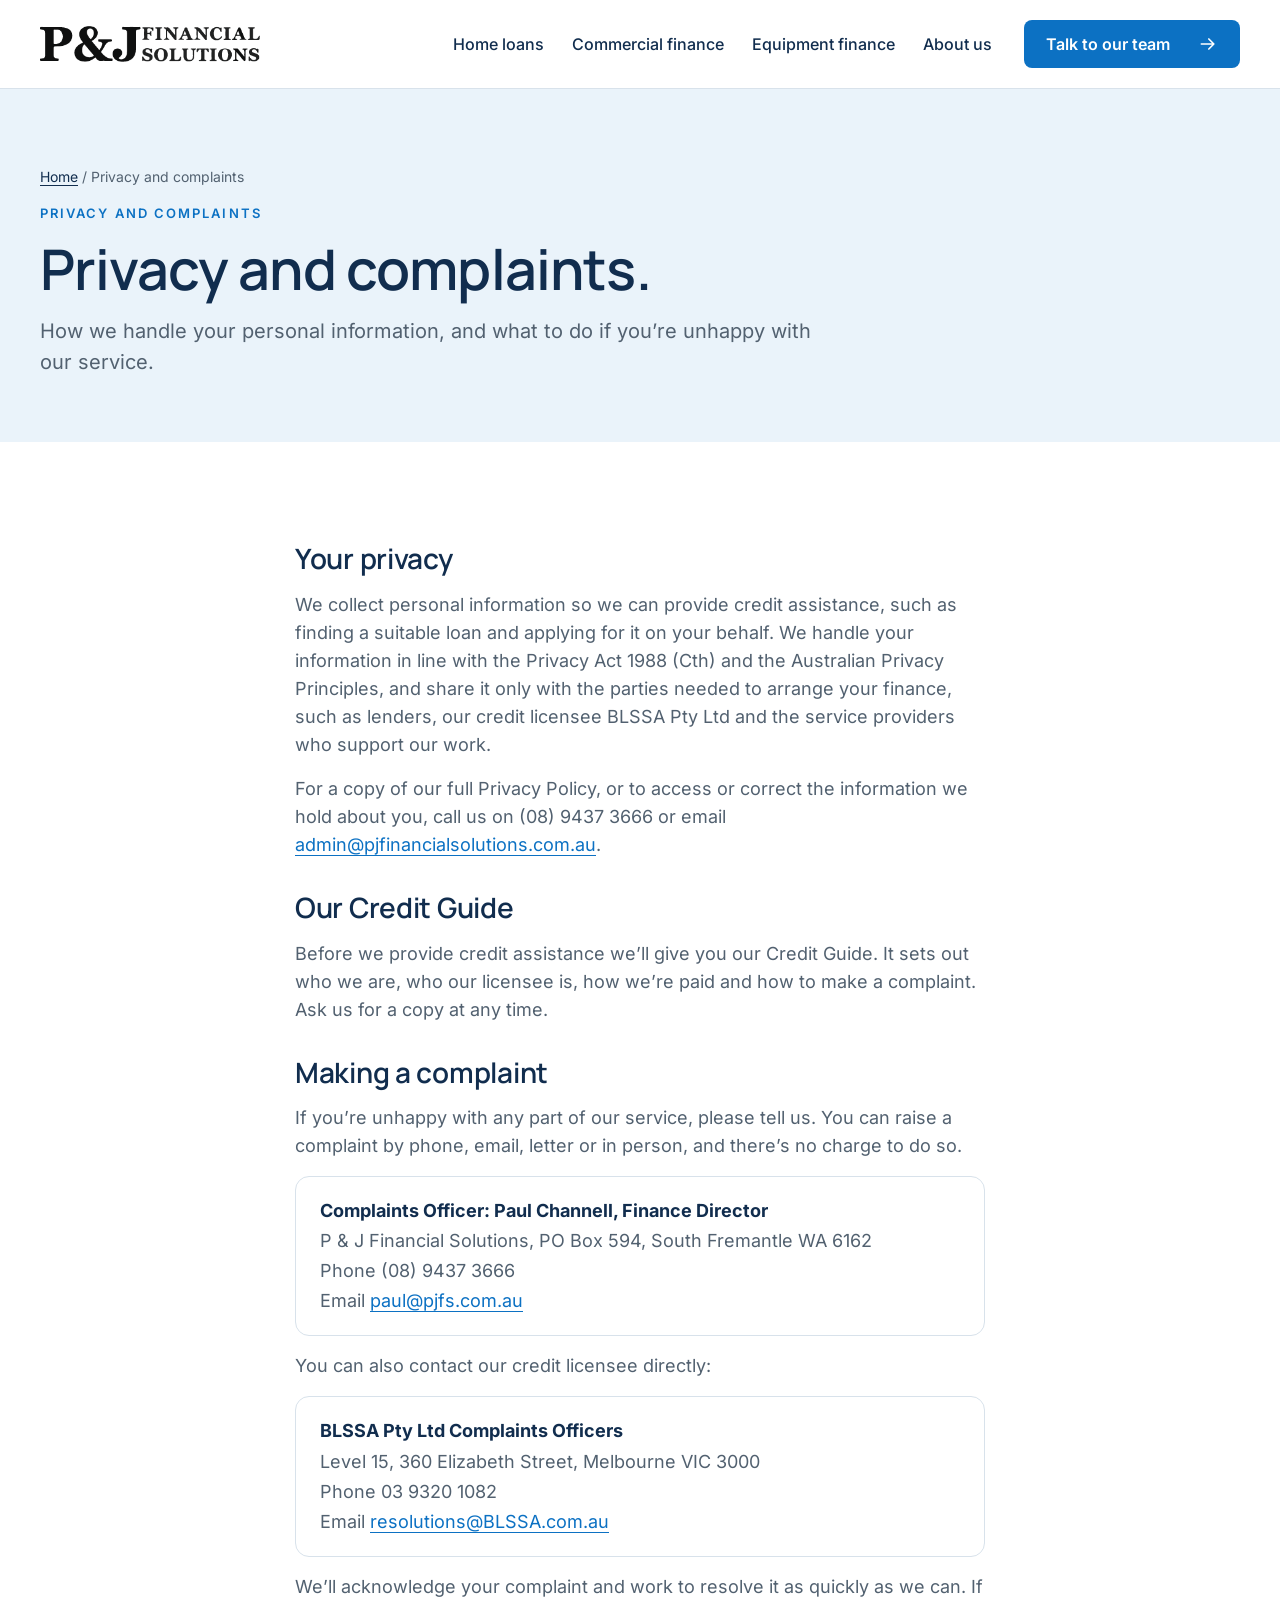
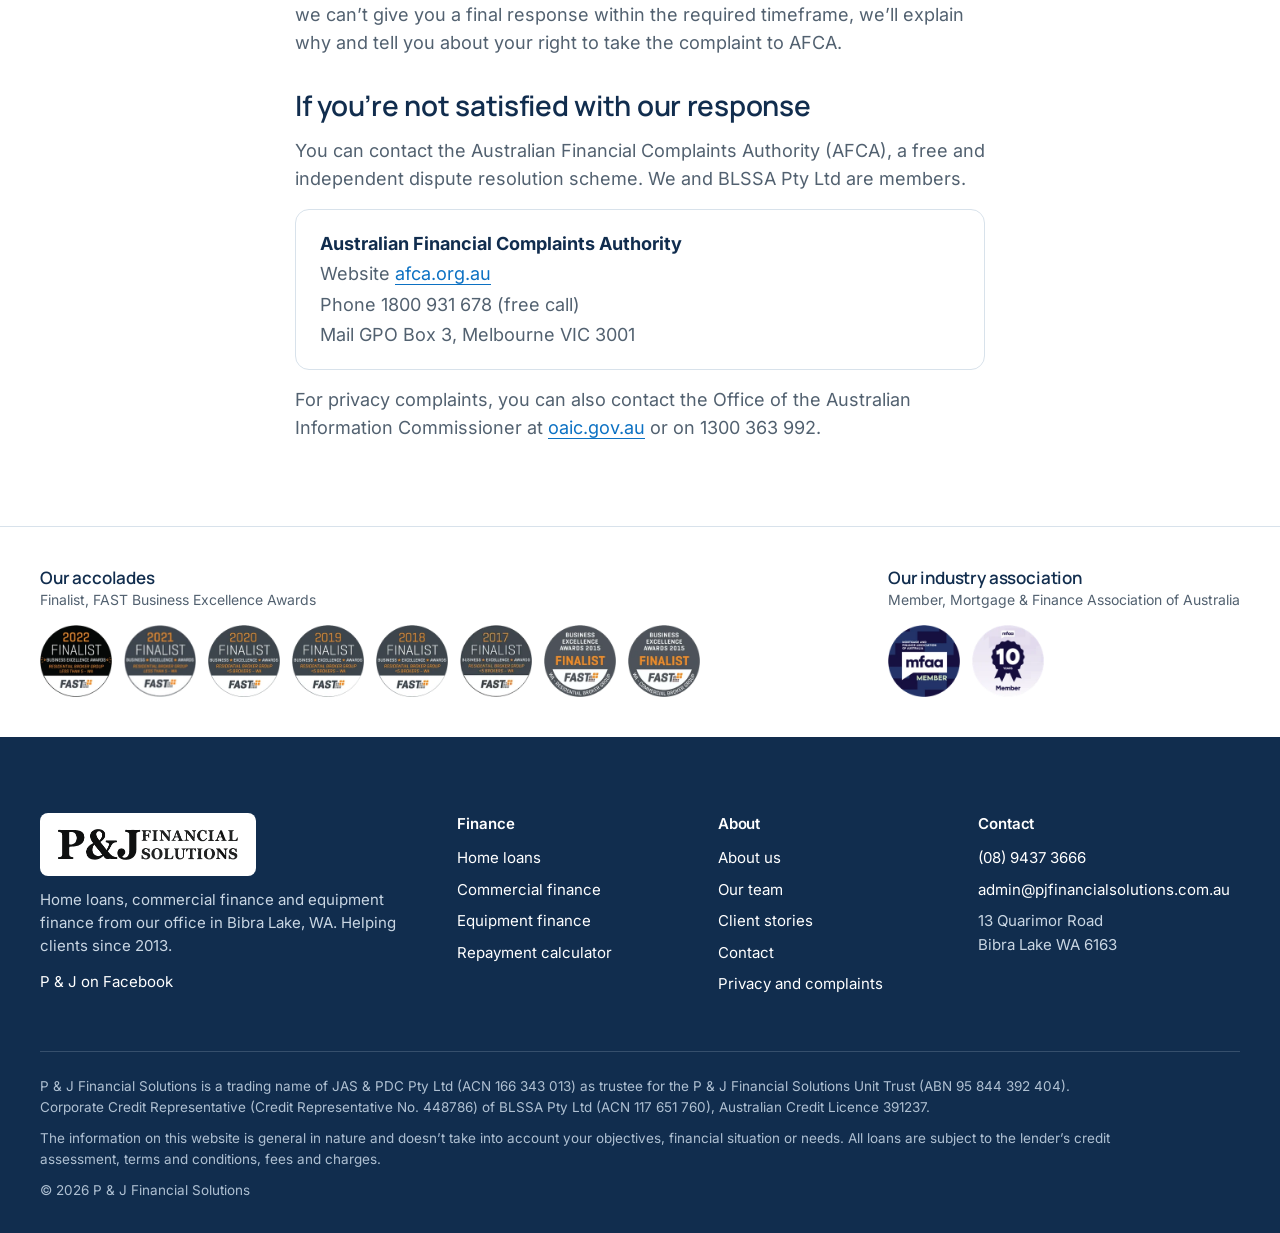
<file: privacy.html>
<!doctype html>
<html lang="en-AU">
<head>
<meta charset="utf-8">
<meta name="viewport" content="width=device-width, initial-scale=1, viewport-fit=cover">
<title>Privacy and Complaints | P &amp; J Financial Solutions</title><meta name="description" content="How P &amp; J Financial Solutions handles your personal information, and how to make a complaint, including contact details for AFCA."><link rel="canonical" href="https://pjfinancialsolutions.com.au/privacy"><meta property="og:type" content="website"><meta property="og:site_name" content="P &amp; J Financial Solutions"><meta property="og:title" content="Privacy and Complaints | P &amp; J Financial Solutions"><meta property="og:description" content="How P &amp; J Financial Solutions handles your personal information, and how to make a complaint, including contact details for AFCA."><meta property="og:url" content="https://pjfinancialsolutions.com.au/privacy"><meta property="og:image" content="https://pjfinancialsolutions.com.au/img/og-image.jpg"><meta property="og:locale" content="en_AU"><meta name="twitter:card" content="summary_large_image"><meta name="theme-color" content="#FFFFFF"><link rel="icon" href="favicon.png" type="image/png"><link rel="icon" href="favicon.ico" sizes="32x32"><link rel="apple-touch-icon" href="img/apple-touch-icon.png"><link rel="manifest" href="site.webmanifest"><link rel="preload" href="fonts/manrope.woff2" as="font" type="font/woff2" crossorigin><link rel="preload" href="fonts/inter.woff2" as="font" type="font/woff2" crossorigin><link rel="stylesheet" href="styles.css">
</head>
<body>
<a class="skip" href="#main">Skip to content</a><header class="site-header"><div class="wrap header-inner"><a class="logo" href="index.html"><img src="img/pj-logo.png" alt="P &amp; J Financial Solutions home" width="358" height="60"></a><div class="header-right"><nav id="site-nav" class="nav" aria-label="Main"><a href="home-loans.html">Home loans</a><a href="commercial-finance.html">Commercial finance</a><a href="equipment-finance.html">Equipment finance</a><a href="about.html">About us</a><a class="btn btn-primary nav-cta" href="contact.html"><span>Talk to our team</span><svg viewBox="0 0 24 24" fill="none" stroke="currentColor" stroke-width="2" stroke-linecap="round" stroke-linejoin="round" aria-hidden="true" focusable="false"><path d="M4 12h15M13 6l6 6-6 6"/></svg></a></nav><a class="btn btn-primary header-cta" href="contact.html"><span>Talk to our team</span><svg viewBox="0 0 24 24" fill="none" stroke="currentColor" stroke-width="2" stroke-linecap="round" stroke-linejoin="round" aria-hidden="true" focusable="false"><path d="M4 12h15M13 6l6 6-6 6"/></svg></a><button class="menu-toggle" type="button" aria-expanded="false" aria-controls="site-nav" aria-label="Open menu"><svg class="icon-open" viewBox="0 0 24 24" fill="none" stroke="currentColor" stroke-width="2" stroke-linecap="round" stroke-linejoin="round" aria-hidden="true" focusable="false"><path d="M4 7h16M4 12h16M4 17h16"/></svg><svg class="icon-close" viewBox="0 0 24 24" fill="none" stroke="currentColor" stroke-width="2" stroke-linecap="round" stroke-linejoin="round" aria-hidden="true" focusable="false"><path d="M6 6l12 12M18 6 6 18"/></svg></button></div></div></header><main id="main"><section class="page-hero"><div class="wrap"><p class="crumbs"><a href="index.html">Home</a> / Privacy and complaints</p><p class="eyebrow">Privacy and complaints</p><h1>Privacy and complaints.</h1><p class="lede">How we handle your personal information, and what to do if you’re unhappy with our service.</p></div></section>
<section class="section band-white" aria-label="Privacy and complaints details">
  <div class="wrap prose">
    <h2>Your privacy</h2>
    <p>We collect personal information so we can provide credit assistance, such as finding a suitable loan and applying for it on your behalf. We handle your information in line with the Privacy Act 1988 (Cth) and the Australian Privacy Principles, and share it only with the parties needed to arrange your finance, such as lenders, our credit licensee BLSSA Pty Ltd and the service providers who support our work.</p>
    <p>For a copy of our full Privacy Policy, or to access or correct the information we hold about you, call us on (08) 9437 3666 or email <a href="mailto:admin@pjfinancialsolutions.com.au">admin@pjfinancialsolutions.com.au</a>.</p>
    <h2>Our Credit Guide</h2>
    <p>Before we provide credit assistance we’ll give you our Credit Guide. It sets out who we are, who our licensee is, how we’re paid and how to make a complaint. Ask us for a copy at any time.</p>
    <h2>Making a complaint</h2>
    <p>If you’re unhappy with any part of our service, please tell us. You can raise a complaint by phone, email, letter or in person, and there’s no charge to do so.</p>
    <div class="address-card"><strong>Complaints Officer: Paul Channell, Finance Director</strong><span>P &amp; J Financial Solutions, PO Box 594, South Fremantle WA 6162</span><span>Phone (08) 9437 3666</span><span>Email <a href="mailto:paul@pjfs.com.au">paul@pjfs.com.au</a></span></div>
    <p>You can also contact our credit licensee directly:</p>
    <div class="address-card"><strong>BLSSA Pty Ltd Complaints Officers</strong><span>Level 15, 360 Elizabeth Street, Melbourne VIC 3000</span><span>Phone 03 9320 1082</span><span>Email <a href="mailto:resolutions@BLSSA.com.au">resolutions@BLSSA.com.au</a></span></div>
    <p>We’ll acknowledge your complaint and work to resolve it as quickly as we can. If we can’t give you a final response within the required timeframe, we’ll explain why and tell you about your right to take the complaint to AFCA.</p>
    <h2>If you’re not satisfied with our response</h2>
    <p>You can contact the Australian Financial Complaints Authority (AFCA), a free and independent dispute resolution scheme. We and BLSSA Pty Ltd are members.</p>
    <div class="address-card"><strong>Australian Financial Complaints Authority</strong><span>Website <a href="https://www.afca.org.au" rel="noopener">afca.org.au</a></span><span>Phone 1800 931 678 (free call)</span><span>Mail GPO Box 3, Melbourne VIC 3001</span></div>
    <p>For privacy complaints, you can also contact the Office of the Australian Information Commissioner at <a href="https://www.oaic.gov.au" rel="noopener">oaic.gov.au</a> or on 1300 363 992.</p>
  </div>
</section>
</main>
<footer class="site-footer">
  <div class="credentials">
    <div class="wrap cred-grid">
      <div class="cred-group">
        <div><h2>Our accolades</h2><p>Finalist, FAST Business Excellence Awards</p></div>
        <ul class="badges"><li><img src="img/badges/fast-2022.webp" width="176" height="176" loading="lazy" decoding="async" alt="Finalist, 2022 FAST Business Excellence Awards, Residential Broker Group (fewer than 5 brokers), WA" title="2022 finalist"></li><li><img src="img/badges/fast-2021.webp" width="176" height="176" loading="lazy" decoding="async" alt="Finalist, 2021 FAST Business Excellence Awards, Residential Broker Group (fewer than 5 brokers), WA" title="2021 finalist"></li><li><img src="img/badges/fast-2020.webp" width="176" height="176" loading="lazy" decoding="async" alt="Finalist, 2020 FAST Business Excellence Awards, Residential Broker Group (fewer than 5 brokers), WA" title="2020 finalist"></li><li><img src="img/badges/fast-2019.webp" width="176" height="176" loading="lazy" decoding="async" alt="Finalist, 2019 FAST Business Excellence Awards, Residential Broker Group (fewer than 5 brokers), WA" title="2019 finalist"></li><li><img src="img/badges/fast-2018.webp" width="176" height="176" loading="lazy" decoding="async" alt="Finalist, 2018 FAST Business Excellence Awards, Residential Broker Group (fewer than 5 brokers), WA" title="2018 finalist"></li><li><img src="img/badges/fast-2017.webp" width="176" height="176" loading="lazy" decoding="async" alt="Finalist, 2017 FAST Business Excellence Awards, Residential Broker Group (fewer than 5 brokers), WA" title="2017 finalist"></li><li><img src="img/badges/fast-2015-residential.webp" width="176" height="176" loading="lazy" decoding="async" alt="Finalist, 2015 FAST Business Excellence Awards, WA Residential Broker Group" title="2015 finalist, residential"></li><li><img src="img/badges/fast-2015-commercial.webp" width="176" height="176" loading="lazy" decoding="async" alt="Finalist, 2015 FAST Business Excellence Awards, WA Commercial Broker Group" title="2015 finalist, commercial"></li></ul>
      </div>
      <div class="cred-group">
        <div><h2>Our industry association</h2><p>Member, Mortgage &amp; Finance Association of Australia</p></div>
        <ul class="badges"><li><img src="img/badges/mfaa-member.webp" width="176" height="176" loading="lazy" decoding="async" alt="Member of the Mortgage &amp; Finance Association of Australia (MFAA)" title="MFAA member"></li><li><img src="img/badges/mfaa-10-years.webp" width="176" height="176" loading="lazy" decoding="async" alt="MFAA 10 years member" title="MFAA 10 years member"></li></ul>
      </div>
    </div>
  </div>

  <div class="wrap footer-main">
    <div class="footer-grid">
      <div class="footer-col">
        <a class="footer-logo" href="index.html"><img src="img/pj-logo.png" alt="P &amp; J Financial Solutions home" width="358" height="60" loading="lazy"></a>
        <p>Home loans, commercial finance and equipment finance from our office in Bibra Lake, WA. Helping clients since 2013.</p>
        <p><a href="https://www.facebook.com/pauljasonfinancialsolutions/" rel="noopener">P &amp; J on Facebook</a></p>
      </div>
      <div class="footer-col">
        <h2>Finance</h2>
        <ul>
          <li><a href="home-loans.html">Home loans</a></li>
          <li><a href="commercial-finance.html">Commercial finance</a></li>
          <li><a href="equipment-finance.html">Equipment finance</a></li>
          <li><a href="calculator.html">Repayment calculator</a></li>
        </ul>
      </div>
      <div class="footer-col">
        <h2>About</h2>
        <ul>
          <li><a href="about.html">About us</a></li>
          <li><a href="team.html">Our team</a></li>
          <li><a href="testimonials.html">Client stories</a></li>
          <li><a href="contact.html">Contact</a></li>
          <li><a href="privacy.html">Privacy and complaints</a></li>
        </ul>
      </div>
      <div class="footer-col">
        <h2>Contact</h2>
        <ul>
          <li><a href="tel:+61894373666">(08) 9437 3666</a></li>
          <li style="overflow-wrap:anywhere"><a href="mailto:admin@pjfinancialsolutions.com.au">admin@pjfinancialsolutions.com.au</a></li>
          <li>13 Quarimor Road<br>Bibra Lake WA 6163</li>
        </ul>
      </div>
    </div>
    <div class="footer-legal">
      <p>P &amp; J Financial Solutions is a trading name of JAS &amp; PDC Pty Ltd (ACN 166 343 013) as trustee for the P &amp; J Financial Solutions Unit Trust (ABN 95 844 392 404). Corporate Credit Representative (Credit Representative No. 448786) of BLSSA Pty Ltd (ACN 117 651 760), Australian Credit Licence 391237.</p>
      <p>The information on this website is general in nature and doesn’t take into account your objectives, financial situation or needs. All loans are subject to the lender’s credit assessment, terms and conditions, fees and charges.</p>
      <p>© <span data-year>2026</span> P &amp; J Financial Solutions</p>
    </div>
  </div>
</footer>
<script src="site.js" defer></script>

</body>
</html>
</file>
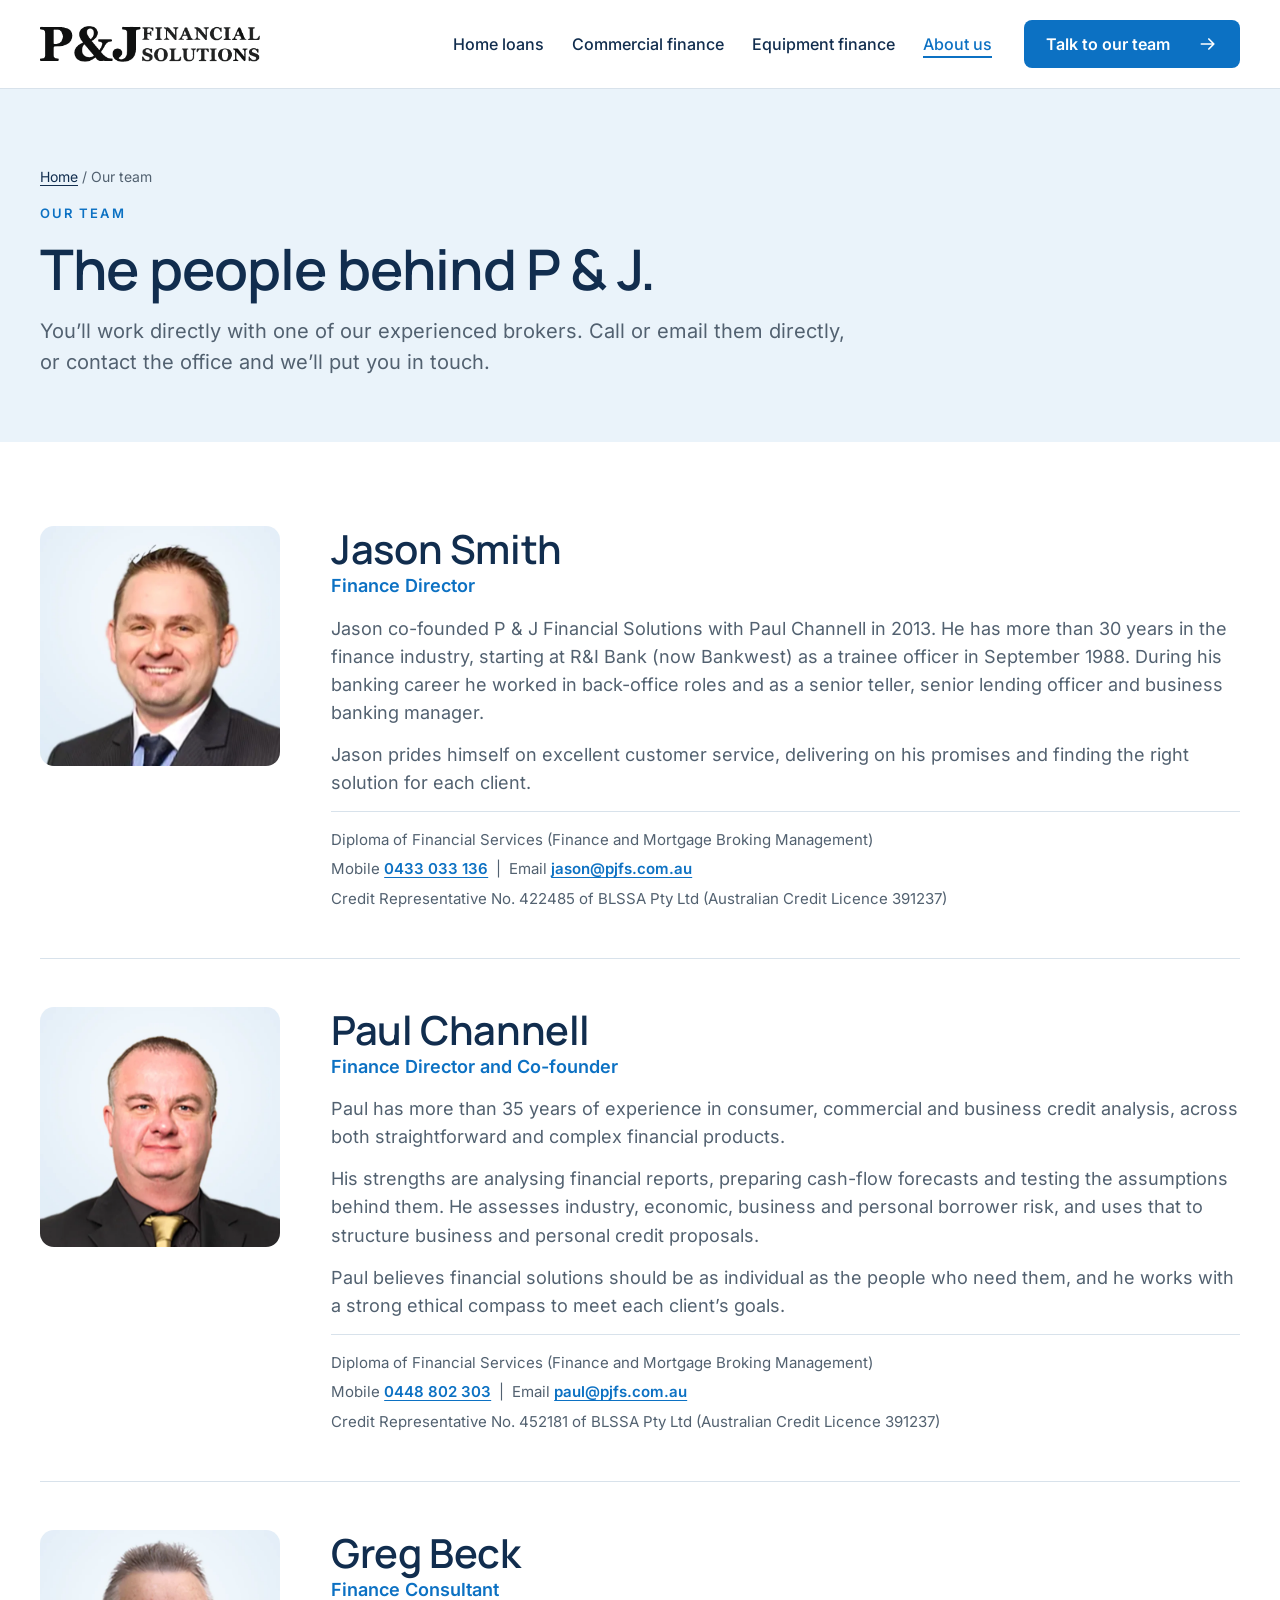
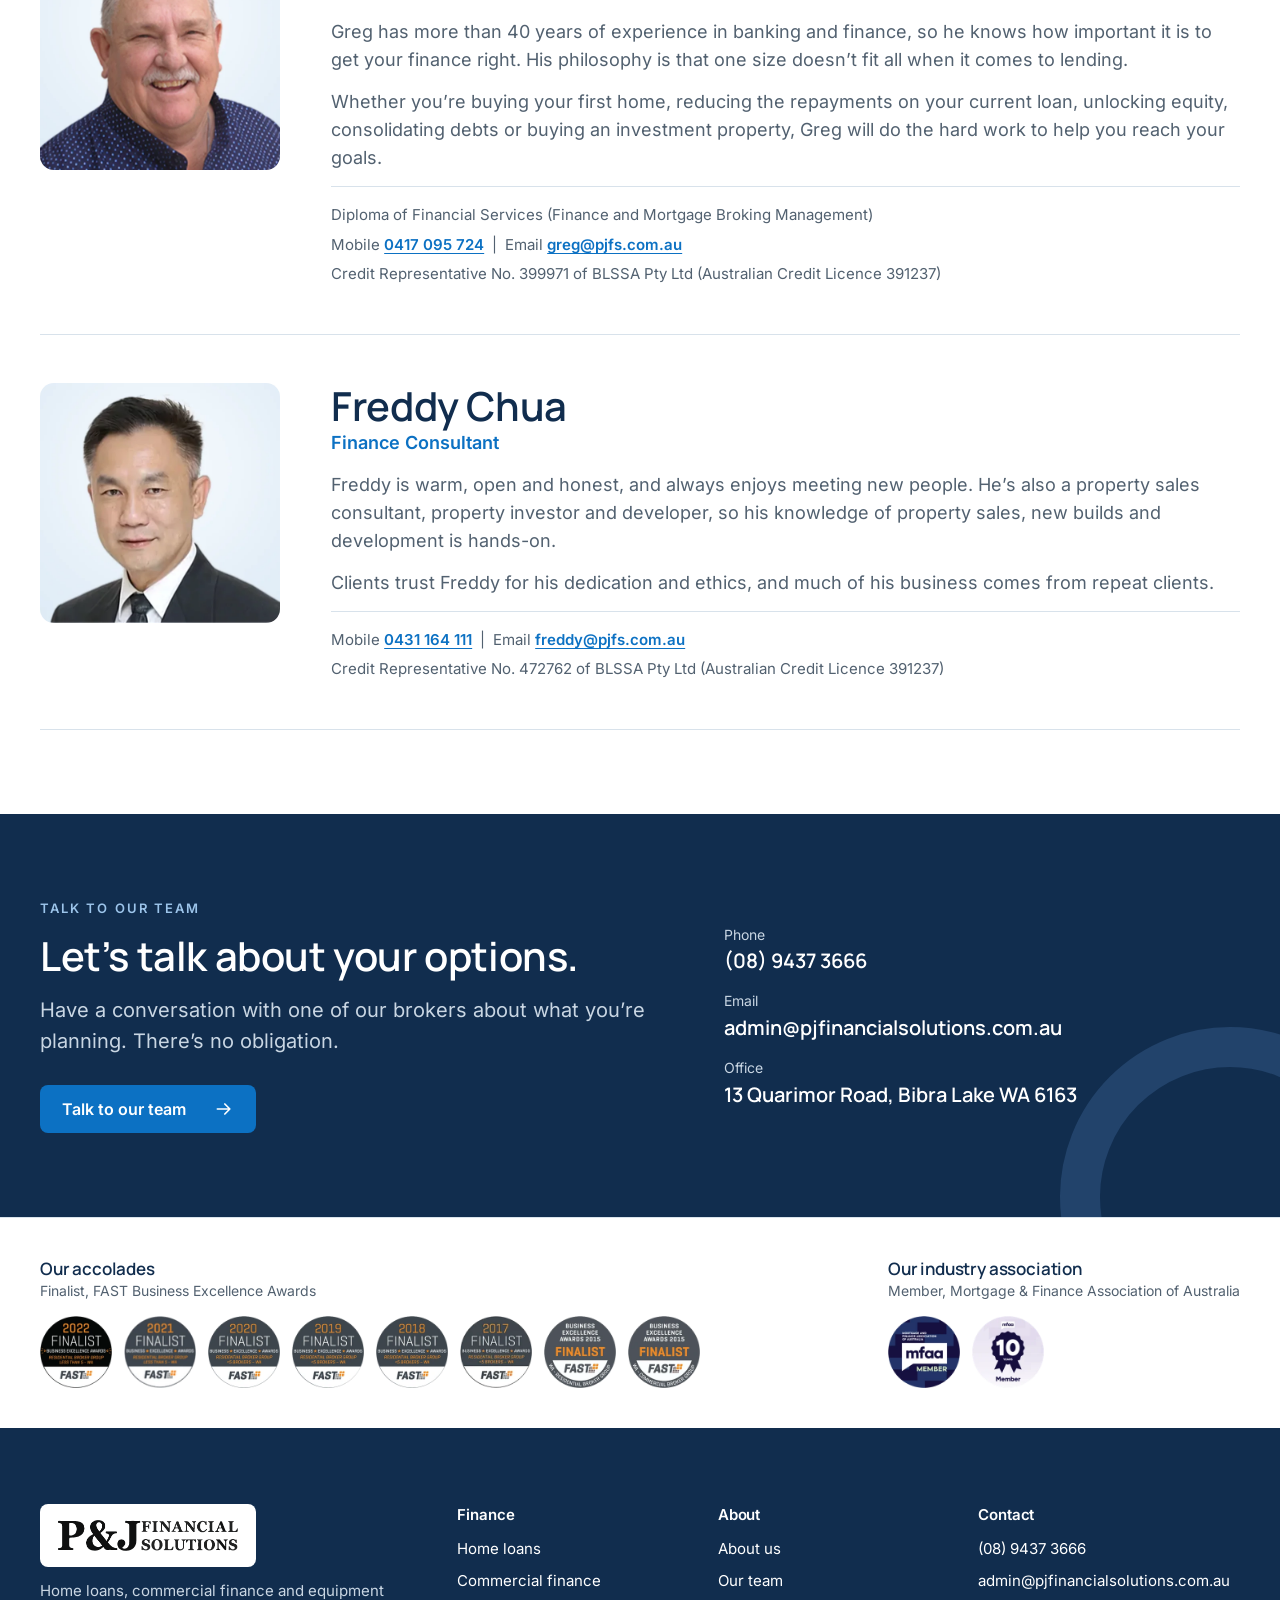
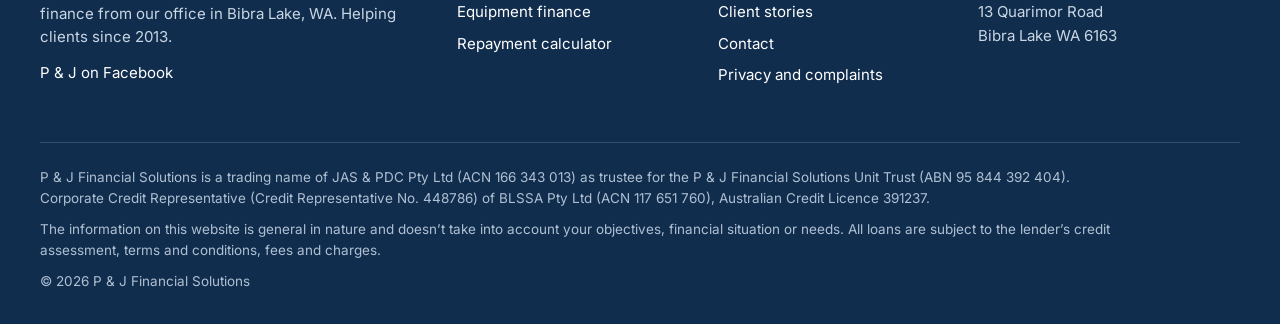
<file: team.html>
<!doctype html>
<html lang="en-AU">
<head>
<meta charset="utf-8">
<meta name="viewport" content="width=device-width, initial-scale=1, viewport-fit=cover">
<title>Our Team | P &amp; J Financial Solutions</title><meta name="description" content="Meet Jason Smith, Paul Channell, Greg Beck and Freddy Chua, the experienced brokers at P &amp; J Financial Solutions in Bibra Lake."><link rel="canonical" href="https://pjfinancialsolutions.com.au/team"><meta property="og:type" content="website"><meta property="og:site_name" content="P &amp; J Financial Solutions"><meta property="og:title" content="Our Team | P &amp; J Financial Solutions"><meta property="og:description" content="Meet Jason Smith, Paul Channell, Greg Beck and Freddy Chua, the experienced brokers at P &amp; J Financial Solutions in Bibra Lake."><meta property="og:url" content="https://pjfinancialsolutions.com.au/team"><meta property="og:image" content="https://pjfinancialsolutions.com.au/img/og-image.jpg"><meta property="og:locale" content="en_AU"><meta name="twitter:card" content="summary_large_image"><meta name="theme-color" content="#FFFFFF"><link rel="icon" href="favicon.png" type="image/png"><link rel="icon" href="favicon.ico" sizes="32x32"><link rel="apple-touch-icon" href="img/apple-touch-icon.png"><link rel="manifest" href="site.webmanifest"><link rel="preload" href="fonts/manrope.woff2" as="font" type="font/woff2" crossorigin><link rel="preload" href="fonts/inter.woff2" as="font" type="font/woff2" crossorigin><link rel="stylesheet" href="styles.css">
</head>
<body>
<a class="skip" href="#main">Skip to content</a><header class="site-header"><div class="wrap header-inner"><a class="logo" href="index.html"><img src="img/pj-logo.png" alt="P &amp; J Financial Solutions home" width="358" height="60"></a><div class="header-right"><nav id="site-nav" class="nav" aria-label="Main"><a href="home-loans.html">Home loans</a><a href="commercial-finance.html">Commercial finance</a><a href="equipment-finance.html">Equipment finance</a><a href="about.html" aria-current="page">About us</a><a class="btn btn-primary nav-cta" href="contact.html"><span>Talk to our team</span><svg viewBox="0 0 24 24" fill="none" stroke="currentColor" stroke-width="2" stroke-linecap="round" stroke-linejoin="round" aria-hidden="true" focusable="false"><path d="M4 12h15M13 6l6 6-6 6"/></svg></a></nav><a class="btn btn-primary header-cta" href="contact.html"><span>Talk to our team</span><svg viewBox="0 0 24 24" fill="none" stroke="currentColor" stroke-width="2" stroke-linecap="round" stroke-linejoin="round" aria-hidden="true" focusable="false"><path d="M4 12h15M13 6l6 6-6 6"/></svg></a><button class="menu-toggle" type="button" aria-expanded="false" aria-controls="site-nav" aria-label="Open menu"><svg class="icon-open" viewBox="0 0 24 24" fill="none" stroke="currentColor" stroke-width="2" stroke-linecap="round" stroke-linejoin="round" aria-hidden="true" focusable="false"><path d="M4 7h16M4 12h16M4 17h16"/></svg><svg class="icon-close" viewBox="0 0 24 24" fill="none" stroke="currentColor" stroke-width="2" stroke-linecap="round" stroke-linejoin="round" aria-hidden="true" focusable="false"><path d="M6 6l12 12M18 6 6 18"/></svg></button></div></div></header><main id="main"><section class="page-hero"><div class="wrap"><p class="crumbs"><a href="index.html">Home</a> / Our team</p><p class="eyebrow">Our team</p><h1>The people behind P &amp; J.</h1><p class="lede">You’ll work directly with one of our experienced brokers. Call or email them directly, or contact the office and we’ll put you in touch.</p></div></section><section class="section band-white" aria-label="Our brokers"><div class="wrap"><article class="profile" id="jason"><picture><source type="image/webp" srcset="img/team/jason.webp"><img class="portrait" src="img/team/jason.jpg" width="600" height="600" alt="" decoding="async"></picture><div class="profile-body"><div><h2>Jason Smith</h2><p class="role">Finance Director</p></div><p>Jason co-founded P &amp; J Financial Solutions with Paul Channell in 2013. He has more than 30 years in the finance industry, starting at R&amp;I Bank (now Bankwest) as a trainee officer in September 1988. During his banking career he worked in back-office roles and as a senior teller, senior lending officer and business banking manager.</p><p>Jason prides himself on excellent customer service, delivering on his promises and finding the right solution for each client.</p><div class="profile-meta"><span>Diploma of Financial Services (Finance and Mortgage Broking Management)</span><span>Mobile <a href="tel:+61433033136">0433 033 136</a> &nbsp;|&nbsp; Email <a href="mailto:jason@pjfs.com.au">jason@pjfs.com.au</a></span><span>Credit Representative No. 422485 of BLSSA Pty Ltd (Australian Credit Licence 391237)</span></div></div></article><article class="profile" id="paul"><picture><source type="image/webp" srcset="img/team/paul.webp"><img class="portrait" src="img/team/paul.jpg" width="600" height="600" alt="" loading="lazy" decoding="async"></picture><div class="profile-body"><div><h2>Paul Channell</h2><p class="role">Finance Director and Co-founder</p></div><p>Paul has more than 35 years of experience in consumer, commercial and business credit analysis, across both straightforward and complex financial products.</p><p>His strengths are analysing financial reports, preparing cash-flow forecasts and testing the assumptions behind them. He assesses industry, economic, business and personal borrower risk, and uses that to structure business and personal credit proposals.</p><p>Paul believes financial solutions should be as individual as the people who need them, and he works with a strong ethical compass to meet each client’s goals.</p><div class="profile-meta"><span>Diploma of Financial Services (Finance and Mortgage Broking Management)</span><span>Mobile <a href="tel:+61448802303">0448 802 303</a> &nbsp;|&nbsp; Email <a href="mailto:paul@pjfs.com.au">paul@pjfs.com.au</a></span><span>Credit Representative No. 452181 of BLSSA Pty Ltd (Australian Credit Licence 391237)</span></div></div></article><article class="profile" id="greg"><picture><source type="image/webp" srcset="img/team/greg.webp"><img class="portrait" src="img/team/greg.jpg" width="600" height="600" alt="" loading="lazy" decoding="async"></picture><div class="profile-body"><div><h2>Greg Beck</h2><p class="role">Finance Consultant</p></div><p>Greg has more than 40 years of experience in banking and finance, so he knows how important it is to get your finance right. His philosophy is that one size doesn’t fit all when it comes to lending.</p><p>Whether you’re buying your first home, reducing the repayments on your current loan, unlocking equity, consolidating debts or buying an investment property, Greg will do the hard work to help you reach your goals.</p><div class="profile-meta"><span>Diploma of Financial Services (Finance and Mortgage Broking Management)</span><span>Mobile <a href="tel:+61417095724">0417 095 724</a> &nbsp;|&nbsp; Email <a href="mailto:greg@pjfs.com.au">greg@pjfs.com.au</a></span><span>Credit Representative No. 399971 of BLSSA Pty Ltd (Australian Credit Licence 391237)</span></div></div></article><article class="profile" id="freddy"><picture><source type="image/webp" srcset="img/team/freddy.webp"><img class="portrait" src="img/team/freddy.jpg" width="600" height="600" alt="" loading="lazy" decoding="async"></picture><div class="profile-body"><div><h2>Freddy Chua</h2><p class="role">Finance Consultant</p></div><p>Freddy is warm, open and honest, and always enjoys meeting new people. He’s also a property sales consultant, property investor and developer, so his knowledge of property sales, new builds and development is hands-on.</p><p>Clients trust Freddy for his dedication and ethics, and much of his business comes from repeat clients.</p><div class="profile-meta"><span>Mobile <a href="tel:+61431164111">0431 164 111</a> &nbsp;|&nbsp; Email <a href="mailto:freddy@pjfs.com.au">freddy@pjfs.com.au</a></span><span>Credit Representative No. 472762 of BLSSA Pty Ltd (Australian Credit Licence 391237)</span></div></div></article></div></section>
<section class="section band-navy" aria-labelledby="cta-title">
  <span class="arc arc-navy" aria-hidden="true"></span>
  <div class="wrap cta-grid on-top">
    <div class="stack-lg">
      <div class="stack">
        <p class="eyebrow">Talk to our team</p>
        <h2 id="cta-title">Let’s talk about your options.</h2>
        <p class="lede">Have a conversation with one of our brokers about what you’re planning. There’s no obligation.</p>
      </div>
      <div class="btn-row"><a class="btn btn-primary" href="contact.html"><span>Talk to our team</span><svg viewBox="0 0 24 24" fill="none" stroke="currentColor" stroke-width="2" stroke-linecap="round" stroke-linejoin="round" aria-hidden="true" focusable="false"><path d="M4 12h15M13 6l6 6-6 6"/></svg></a></div>
    </div>
    <div class="cta-lines">
      <div><span class="k">Phone</span><span class="v"><a href="tel:+61894373666">(08) 9437 3666</a></span></div>
      <div><span class="k">Email</span><span class="v"><a href="mailto:admin@pjfinancialsolutions.com.au">admin@pjfinancialsolutions.com.au</a></span></div>
      <div><span class="k">Office</span><span class="v">13 Quarimor Road, Bibra Lake WA 6163</span></div>
    </div>
  </div>
</section>
</main>
<footer class="site-footer">
  <div class="credentials">
    <div class="wrap cred-grid">
      <div class="cred-group">
        <div><h2>Our accolades</h2><p>Finalist, FAST Business Excellence Awards</p></div>
        <ul class="badges"><li><img src="img/badges/fast-2022.webp" width="176" height="176" loading="lazy" decoding="async" alt="Finalist, 2022 FAST Business Excellence Awards, Residential Broker Group (fewer than 5 brokers), WA" title="2022 finalist"></li><li><img src="img/badges/fast-2021.webp" width="176" height="176" loading="lazy" decoding="async" alt="Finalist, 2021 FAST Business Excellence Awards, Residential Broker Group (fewer than 5 brokers), WA" title="2021 finalist"></li><li><img src="img/badges/fast-2020.webp" width="176" height="176" loading="lazy" decoding="async" alt="Finalist, 2020 FAST Business Excellence Awards, Residential Broker Group (fewer than 5 brokers), WA" title="2020 finalist"></li><li><img src="img/badges/fast-2019.webp" width="176" height="176" loading="lazy" decoding="async" alt="Finalist, 2019 FAST Business Excellence Awards, Residential Broker Group (fewer than 5 brokers), WA" title="2019 finalist"></li><li><img src="img/badges/fast-2018.webp" width="176" height="176" loading="lazy" decoding="async" alt="Finalist, 2018 FAST Business Excellence Awards, Residential Broker Group (fewer than 5 brokers), WA" title="2018 finalist"></li><li><img src="img/badges/fast-2017.webp" width="176" height="176" loading="lazy" decoding="async" alt="Finalist, 2017 FAST Business Excellence Awards, Residential Broker Group (fewer than 5 brokers), WA" title="2017 finalist"></li><li><img src="img/badges/fast-2015-residential.webp" width="176" height="176" loading="lazy" decoding="async" alt="Finalist, 2015 FAST Business Excellence Awards, WA Residential Broker Group" title="2015 finalist, residential"></li><li><img src="img/badges/fast-2015-commercial.webp" width="176" height="176" loading="lazy" decoding="async" alt="Finalist, 2015 FAST Business Excellence Awards, WA Commercial Broker Group" title="2015 finalist, commercial"></li></ul>
      </div>
      <div class="cred-group">
        <div><h2>Our industry association</h2><p>Member, Mortgage &amp; Finance Association of Australia</p></div>
        <ul class="badges"><li><img src="img/badges/mfaa-member.webp" width="176" height="176" loading="lazy" decoding="async" alt="Member of the Mortgage &amp; Finance Association of Australia (MFAA)" title="MFAA member"></li><li><img src="img/badges/mfaa-10-years.webp" width="176" height="176" loading="lazy" decoding="async" alt="MFAA 10 years member" title="MFAA 10 years member"></li></ul>
      </div>
    </div>
  </div>

  <div class="wrap footer-main">
    <div class="footer-grid">
      <div class="footer-col">
        <a class="footer-logo" href="index.html"><img src="img/pj-logo.png" alt="P &amp; J Financial Solutions home" width="358" height="60" loading="lazy"></a>
        <p>Home loans, commercial finance and equipment finance from our office in Bibra Lake, WA. Helping clients since 2013.</p>
        <p><a href="https://www.facebook.com/pauljasonfinancialsolutions/" rel="noopener">P &amp; J on Facebook</a></p>
      </div>
      <div class="footer-col">
        <h2>Finance</h2>
        <ul>
          <li><a href="home-loans.html">Home loans</a></li>
          <li><a href="commercial-finance.html">Commercial finance</a></li>
          <li><a href="equipment-finance.html">Equipment finance</a></li>
          <li><a href="calculator.html">Repayment calculator</a></li>
        </ul>
      </div>
      <div class="footer-col">
        <h2>About</h2>
        <ul>
          <li><a href="about.html">About us</a></li>
          <li><a href="team.html">Our team</a></li>
          <li><a href="testimonials.html">Client stories</a></li>
          <li><a href="contact.html">Contact</a></li>
          <li><a href="privacy.html">Privacy and complaints</a></li>
        </ul>
      </div>
      <div class="footer-col">
        <h2>Contact</h2>
        <ul>
          <li><a href="tel:+61894373666">(08) 9437 3666</a></li>
          <li style="overflow-wrap:anywhere"><a href="mailto:admin@pjfinancialsolutions.com.au">admin@pjfinancialsolutions.com.au</a></li>
          <li>13 Quarimor Road<br>Bibra Lake WA 6163</li>
        </ul>
      </div>
    </div>
    <div class="footer-legal">
      <p>P &amp; J Financial Solutions is a trading name of JAS &amp; PDC Pty Ltd (ACN 166 343 013) as trustee for the P &amp; J Financial Solutions Unit Trust (ABN 95 844 392 404). Corporate Credit Representative (Credit Representative No. 448786) of BLSSA Pty Ltd (ACN 117 651 760), Australian Credit Licence 391237.</p>
      <p>The information on this website is general in nature and doesn’t take into account your objectives, financial situation or needs. All loans are subject to the lender’s credit assessment, terms and conditions, fees and charges.</p>
      <p>© <span data-year>2026</span> P &amp; J Financial Solutions</p>
    </div>
  </div>
</footer>
<script src="site.js" defer></script>

</body>
</html>
</file>
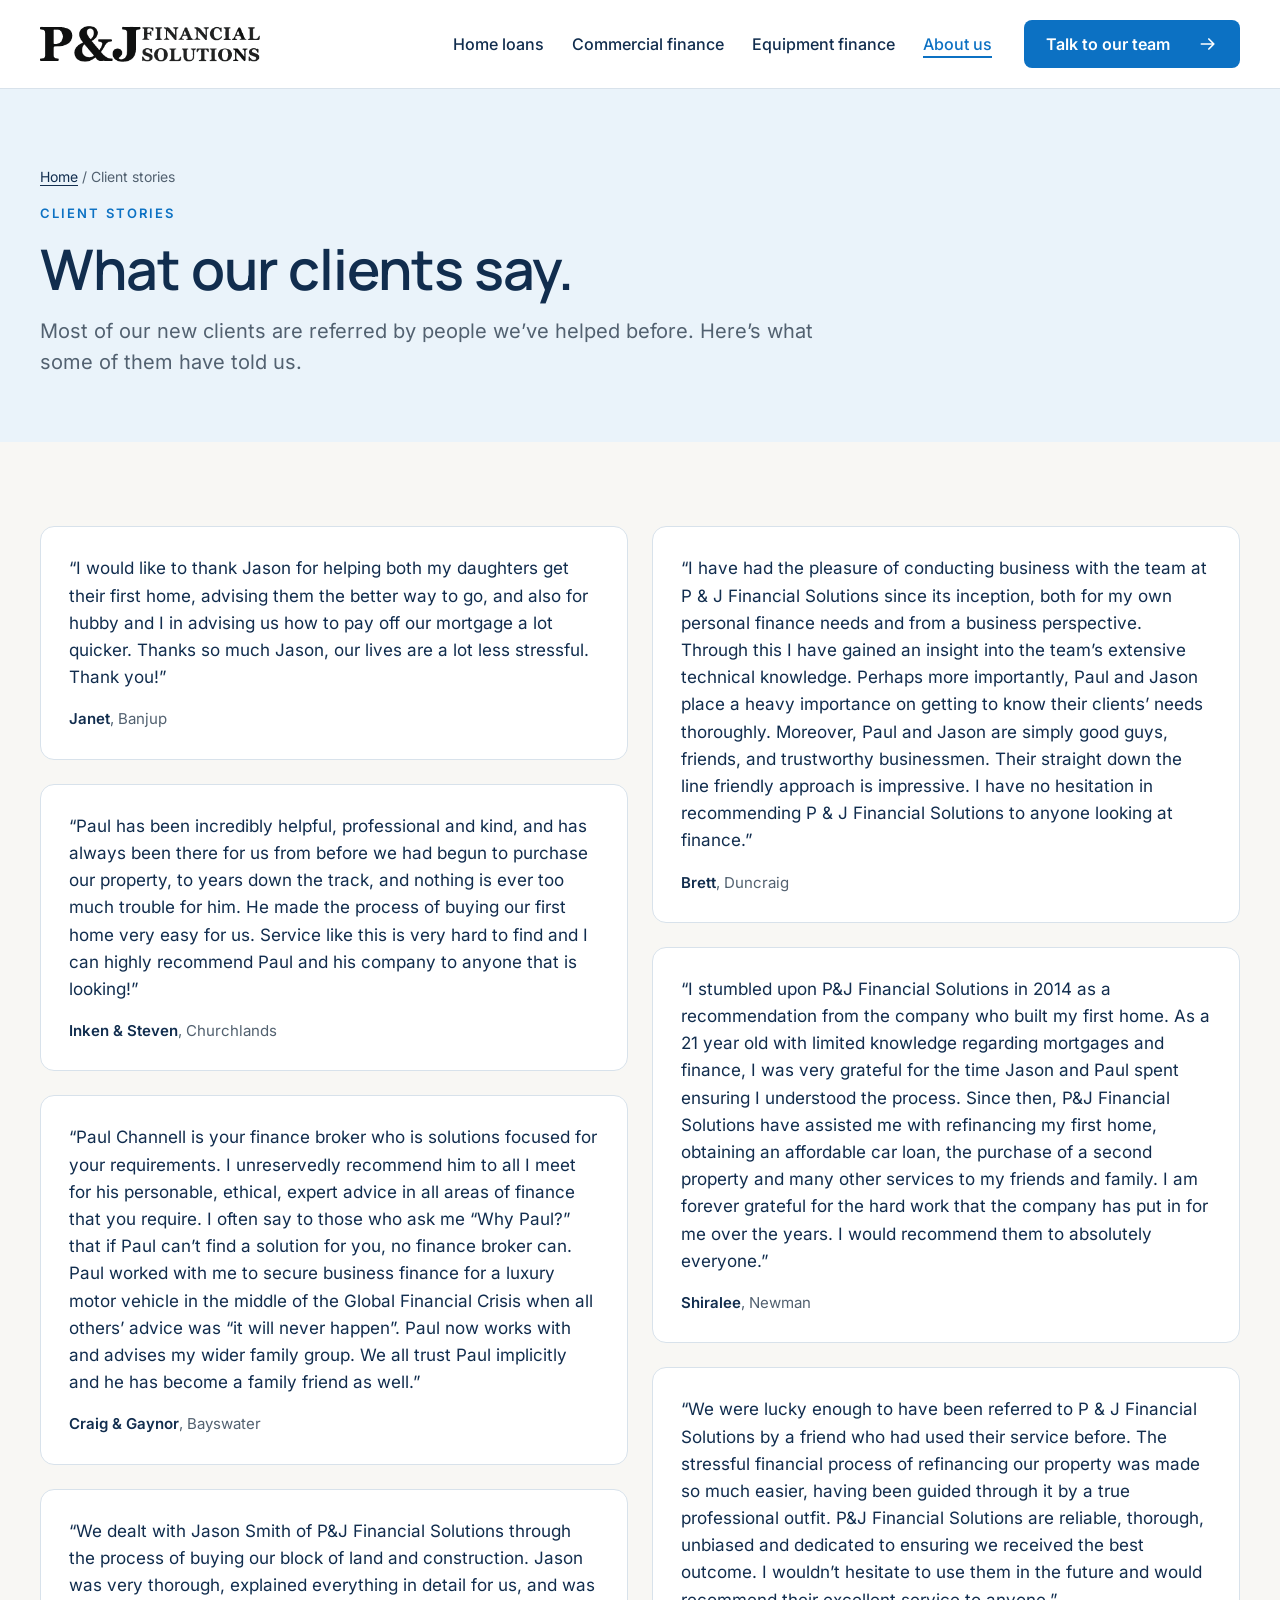
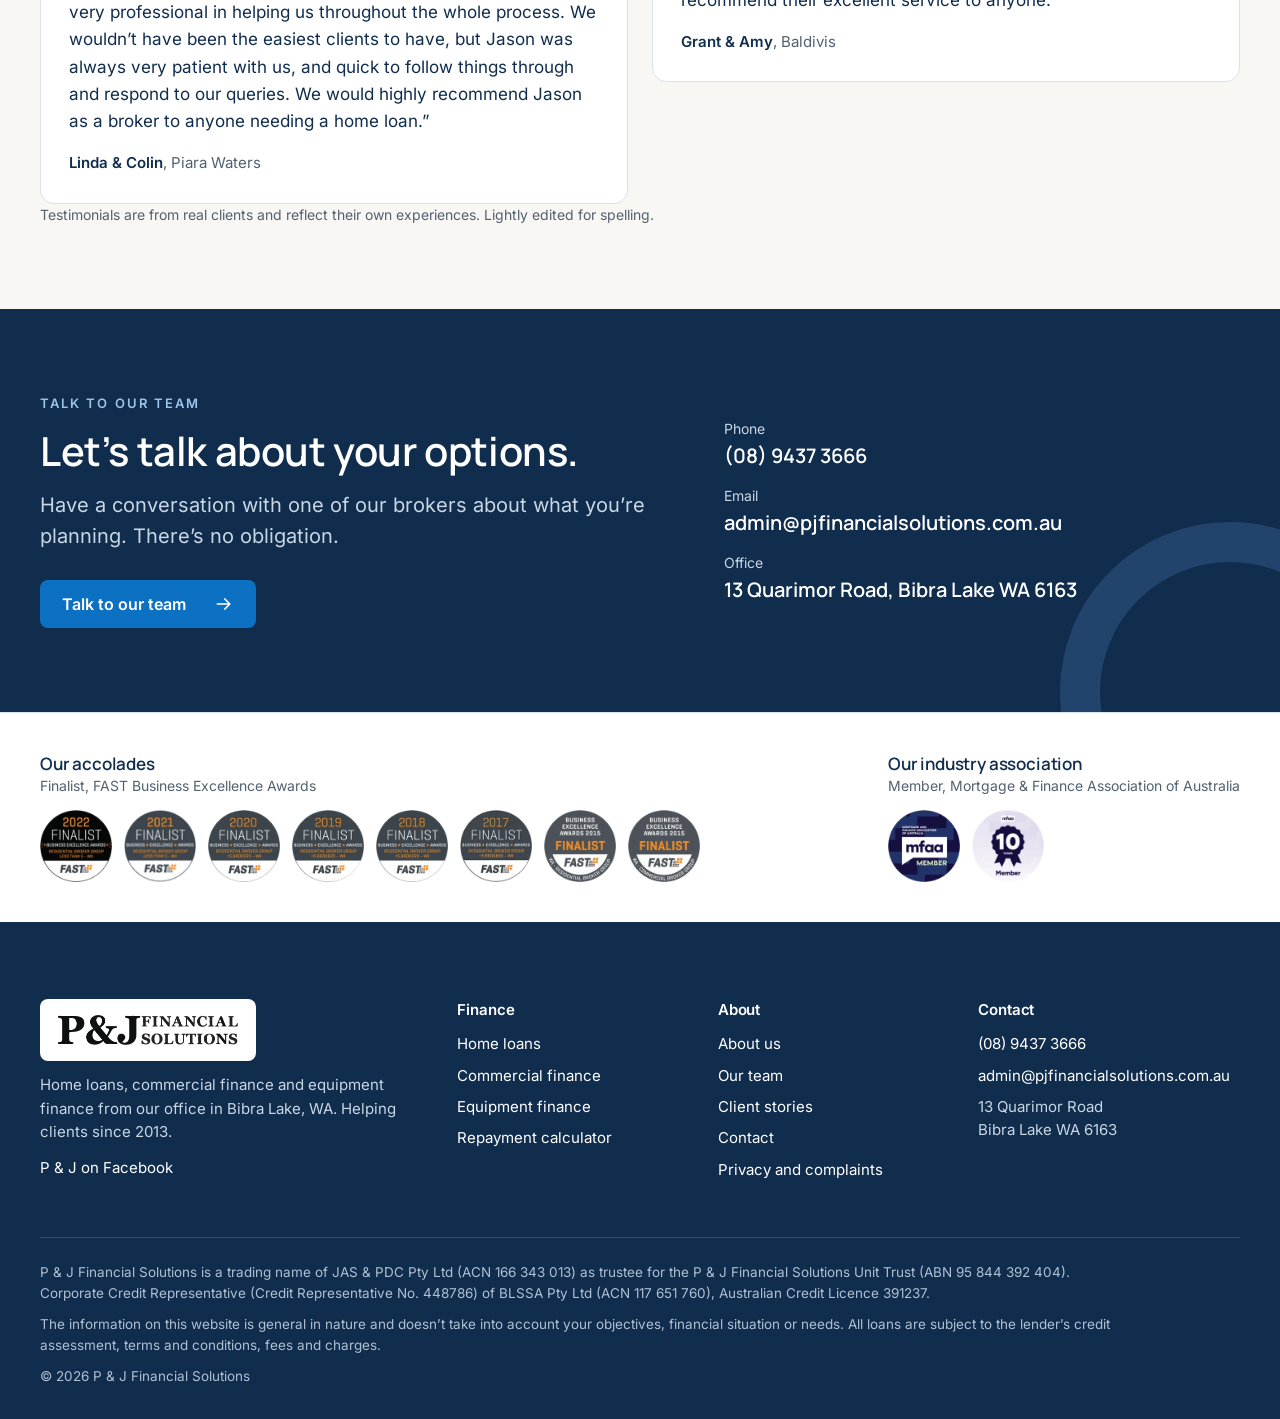
<file: testimonials.html>
<!doctype html>
<html lang="en-AU">
<head>
<meta charset="utf-8">
<meta name="viewport" content="width=device-width, initial-scale=1, viewport-fit=cover">
<title>Client Stories | P &amp; J Financial Solutions</title><meta name="description" content="Read what home buyers, investors and business owners say about working with P &amp; J Financial Solutions."><link rel="canonical" href="https://pjfinancialsolutions.com.au/testimonials"><meta property="og:type" content="website"><meta property="og:site_name" content="P &amp; J Financial Solutions"><meta property="og:title" content="Client Stories | P &amp; J Financial Solutions"><meta property="og:description" content="Read what home buyers, investors and business owners say about working with P &amp; J Financial Solutions."><meta property="og:url" content="https://pjfinancialsolutions.com.au/testimonials"><meta property="og:image" content="https://pjfinancialsolutions.com.au/img/og-image.jpg"><meta property="og:locale" content="en_AU"><meta name="twitter:card" content="summary_large_image"><meta name="theme-color" content="#FFFFFF"><link rel="icon" href="favicon.png" type="image/png"><link rel="icon" href="favicon.ico" sizes="32x32"><link rel="apple-touch-icon" href="img/apple-touch-icon.png"><link rel="manifest" href="site.webmanifest"><link rel="preload" href="fonts/manrope.woff2" as="font" type="font/woff2" crossorigin><link rel="preload" href="fonts/inter.woff2" as="font" type="font/woff2" crossorigin><link rel="stylesheet" href="styles.css">
</head>
<body>
<a class="skip" href="#main">Skip to content</a><header class="site-header"><div class="wrap header-inner"><a class="logo" href="index.html"><img src="img/pj-logo.png" alt="P &amp; J Financial Solutions home" width="358" height="60"></a><div class="header-right"><nav id="site-nav" class="nav" aria-label="Main"><a href="home-loans.html">Home loans</a><a href="commercial-finance.html">Commercial finance</a><a href="equipment-finance.html">Equipment finance</a><a href="about.html" aria-current="page">About us</a><a class="btn btn-primary nav-cta" href="contact.html"><span>Talk to our team</span><svg viewBox="0 0 24 24" fill="none" stroke="currentColor" stroke-width="2" stroke-linecap="round" stroke-linejoin="round" aria-hidden="true" focusable="false"><path d="M4 12h15M13 6l6 6-6 6"/></svg></a></nav><a class="btn btn-primary header-cta" href="contact.html"><span>Talk to our team</span><svg viewBox="0 0 24 24" fill="none" stroke="currentColor" stroke-width="2" stroke-linecap="round" stroke-linejoin="round" aria-hidden="true" focusable="false"><path d="M4 12h15M13 6l6 6-6 6"/></svg></a><button class="menu-toggle" type="button" aria-expanded="false" aria-controls="site-nav" aria-label="Open menu"><svg class="icon-open" viewBox="0 0 24 24" fill="none" stroke="currentColor" stroke-width="2" stroke-linecap="round" stroke-linejoin="round" aria-hidden="true" focusable="false"><path d="M4 7h16M4 12h16M4 17h16"/></svg><svg class="icon-close" viewBox="0 0 24 24" fill="none" stroke="currentColor" stroke-width="2" stroke-linecap="round" stroke-linejoin="round" aria-hidden="true" focusable="false"><path d="M6 6l12 12M18 6 6 18"/></svg></button></div></div></header><main id="main"><section class="page-hero"><div class="wrap"><p class="crumbs"><a href="index.html">Home</a> / Client stories</p><p class="eyebrow">Client stories</p><h1>What our clients say.</h1><p class="lede">Most of our new clients are referred by people we’ve helped before. Here’s what some of them have told us.</p></div></section><section class="section band-warm" aria-label="Client testimonials"><div class="wrap"><div class="quote-wall"><figure class="quote"><blockquote>“I would like to thank Jason for helping both my daughters get their first home, advising them the better way to go, and also for hubby and I in advising us how to pay off our mortgage a lot quicker. Thanks so much Jason, our lives are a lot less stressful. Thank you!”</blockquote><figcaption><strong>Janet</strong>, Banjup</figcaption></figure><figure class="quote"><blockquote>“Paul has been incredibly helpful, professional and kind, and has always been there for us from before we had begun to purchase our property, to years down the track, and nothing is ever too much trouble for him. He made the process of buying our first home very easy for us. Service like this is very hard to find and I can highly recommend Paul and his company to anyone that is looking!”</blockquote><figcaption><strong>Inken &amp; Steven</strong>, Churchlands</figcaption></figure><figure class="quote"><blockquote>“Paul Channell is your finance broker who is solutions focused for your requirements. I unreservedly recommend him to all I meet for his personable, ethical, expert advice in all areas of finance that you require. I often say to those who ask me “Why Paul?” that if Paul can’t find a solution for you, no finance broker can. Paul worked with me to secure business finance for a luxury motor vehicle in the middle of the Global Financial Crisis when all others’ advice was “it will never happen”. Paul now works with and advises my wider family group. We all trust Paul implicitly and he has become a family friend as well.”</blockquote><figcaption><strong>Craig &amp; Gaynor</strong>, Bayswater</figcaption></figure><figure class="quote"><blockquote>“We dealt with Jason Smith of P&amp;J Financial Solutions through the process of buying our block of land and construction. Jason was very thorough, explained everything in detail for us, and was very professional in helping us throughout the whole process. We wouldn’t have been the easiest clients to have, but Jason was always very patient with us, and quick to follow things through and respond to our queries. We would highly recommend Jason as a broker to anyone needing a home loan.”</blockquote><figcaption><strong>Linda &amp; Colin</strong>, Piara Waters</figcaption></figure><figure class="quote"><blockquote>“I have had the pleasure of conducting business with the team at P &amp; J Financial Solutions since its inception, both for my own personal finance needs and from a business perspective. Through this I have gained an insight into the team’s extensive technical knowledge. Perhaps more importantly, Paul and Jason place a heavy importance on getting to know their clients’ needs thoroughly. Moreover, Paul and Jason are simply good guys, friends, and trustworthy businessmen. Their straight down the line friendly approach is impressive. I have no hesitation in recommending P &amp; J Financial Solutions to anyone looking at finance.”</blockquote><figcaption><strong>Brett</strong>, Duncraig</figcaption></figure><figure class="quote"><blockquote>“I stumbled upon P&amp;J Financial Solutions in 2014 as a recommendation from the company who built my first home. As a 21 year old with limited knowledge regarding mortgages and finance, I was very grateful for the time Jason and Paul spent ensuring I understood the process. Since then, P&amp;J Financial Solutions have assisted me with refinancing my first home, obtaining an affordable car loan, the purchase of a second property and many other services to my friends and family. I am forever grateful for the hard work that the company has put in for me over the years. I would recommend them to absolutely everyone.”</blockquote><figcaption><strong>Shiralee</strong>, Newman</figcaption></figure><figure class="quote"><blockquote>“We were lucky enough to have been referred to P &amp; J Financial Solutions by a friend who had used their service before. The stressful financial process of refinancing our property was made so much easier, having been guided through it by a true professional outfit. P&amp;J Financial Solutions are reliable, thorough, unbiased and dedicated to ensuring we received the best outcome. I wouldn’t hesitate to use them in the future and would recommend their excellent service to anyone.”</blockquote><figcaption><strong>Grant &amp; Amy</strong>, Baldivis</figcaption></figure></div><p class="small">Testimonials are from real clients and reflect their own experiences. Lightly edited for spelling.</p></div></section>
<section class="section band-navy" aria-labelledby="cta-title">
  <span class="arc arc-navy" aria-hidden="true"></span>
  <div class="wrap cta-grid on-top">
    <div class="stack-lg">
      <div class="stack">
        <p class="eyebrow">Talk to our team</p>
        <h2 id="cta-title">Let’s talk about your options.</h2>
        <p class="lede">Have a conversation with one of our brokers about what you’re planning. There’s no obligation.</p>
      </div>
      <div class="btn-row"><a class="btn btn-primary" href="contact.html"><span>Talk to our team</span><svg viewBox="0 0 24 24" fill="none" stroke="currentColor" stroke-width="2" stroke-linecap="round" stroke-linejoin="round" aria-hidden="true" focusable="false"><path d="M4 12h15M13 6l6 6-6 6"/></svg></a></div>
    </div>
    <div class="cta-lines">
      <div><span class="k">Phone</span><span class="v"><a href="tel:+61894373666">(08) 9437 3666</a></span></div>
      <div><span class="k">Email</span><span class="v"><a href="mailto:admin@pjfinancialsolutions.com.au">admin@pjfinancialsolutions.com.au</a></span></div>
      <div><span class="k">Office</span><span class="v">13 Quarimor Road, Bibra Lake WA 6163</span></div>
    </div>
  </div>
</section>
</main>
<footer class="site-footer">
  <div class="credentials">
    <div class="wrap cred-grid">
      <div class="cred-group">
        <div><h2>Our accolades</h2><p>Finalist, FAST Business Excellence Awards</p></div>
        <ul class="badges"><li><img src="img/badges/fast-2022.webp" width="176" height="176" loading="lazy" decoding="async" alt="Finalist, 2022 FAST Business Excellence Awards, Residential Broker Group (fewer than 5 brokers), WA" title="2022 finalist"></li><li><img src="img/badges/fast-2021.webp" width="176" height="176" loading="lazy" decoding="async" alt="Finalist, 2021 FAST Business Excellence Awards, Residential Broker Group (fewer than 5 brokers), WA" title="2021 finalist"></li><li><img src="img/badges/fast-2020.webp" width="176" height="176" loading="lazy" decoding="async" alt="Finalist, 2020 FAST Business Excellence Awards, Residential Broker Group (fewer than 5 brokers), WA" title="2020 finalist"></li><li><img src="img/badges/fast-2019.webp" width="176" height="176" loading="lazy" decoding="async" alt="Finalist, 2019 FAST Business Excellence Awards, Residential Broker Group (fewer than 5 brokers), WA" title="2019 finalist"></li><li><img src="img/badges/fast-2018.webp" width="176" height="176" loading="lazy" decoding="async" alt="Finalist, 2018 FAST Business Excellence Awards, Residential Broker Group (fewer than 5 brokers), WA" title="2018 finalist"></li><li><img src="img/badges/fast-2017.webp" width="176" height="176" loading="lazy" decoding="async" alt="Finalist, 2017 FAST Business Excellence Awards, Residential Broker Group (fewer than 5 brokers), WA" title="2017 finalist"></li><li><img src="img/badges/fast-2015-residential.webp" width="176" height="176" loading="lazy" decoding="async" alt="Finalist, 2015 FAST Business Excellence Awards, WA Residential Broker Group" title="2015 finalist, residential"></li><li><img src="img/badges/fast-2015-commercial.webp" width="176" height="176" loading="lazy" decoding="async" alt="Finalist, 2015 FAST Business Excellence Awards, WA Commercial Broker Group" title="2015 finalist, commercial"></li></ul>
      </div>
      <div class="cred-group">
        <div><h2>Our industry association</h2><p>Member, Mortgage &amp; Finance Association of Australia</p></div>
        <ul class="badges"><li><img src="img/badges/mfaa-member.webp" width="176" height="176" loading="lazy" decoding="async" alt="Member of the Mortgage &amp; Finance Association of Australia (MFAA)" title="MFAA member"></li><li><img src="img/badges/mfaa-10-years.webp" width="176" height="176" loading="lazy" decoding="async" alt="MFAA 10 years member" title="MFAA 10 years member"></li></ul>
      </div>
    </div>
  </div>

  <div class="wrap footer-main">
    <div class="footer-grid">
      <div class="footer-col">
        <a class="footer-logo" href="index.html"><img src="img/pj-logo.png" alt="P &amp; J Financial Solutions home" width="358" height="60" loading="lazy"></a>
        <p>Home loans, commercial finance and equipment finance from our office in Bibra Lake, WA. Helping clients since 2013.</p>
        <p><a href="https://www.facebook.com/pauljasonfinancialsolutions/" rel="noopener">P &amp; J on Facebook</a></p>
      </div>
      <div class="footer-col">
        <h2>Finance</h2>
        <ul>
          <li><a href="home-loans.html">Home loans</a></li>
          <li><a href="commercial-finance.html">Commercial finance</a></li>
          <li><a href="equipment-finance.html">Equipment finance</a></li>
          <li><a href="calculator.html">Repayment calculator</a></li>
        </ul>
      </div>
      <div class="footer-col">
        <h2>About</h2>
        <ul>
          <li><a href="about.html">About us</a></li>
          <li><a href="team.html">Our team</a></li>
          <li><a href="testimonials.html">Client stories</a></li>
          <li><a href="contact.html">Contact</a></li>
          <li><a href="privacy.html">Privacy and complaints</a></li>
        </ul>
      </div>
      <div class="footer-col">
        <h2>Contact</h2>
        <ul>
          <li><a href="tel:+61894373666">(08) 9437 3666</a></li>
          <li style="overflow-wrap:anywhere"><a href="mailto:admin@pjfinancialsolutions.com.au">admin@pjfinancialsolutions.com.au</a></li>
          <li>13 Quarimor Road<br>Bibra Lake WA 6163</li>
        </ul>
      </div>
    </div>
    <div class="footer-legal">
      <p>P &amp; J Financial Solutions is a trading name of JAS &amp; PDC Pty Ltd (ACN 166 343 013) as trustee for the P &amp; J Financial Solutions Unit Trust (ABN 95 844 392 404). Corporate Credit Representative (Credit Representative No. 448786) of BLSSA Pty Ltd (ACN 117 651 760), Australian Credit Licence 391237.</p>
      <p>The information on this website is general in nature and doesn’t take into account your objectives, financial situation or needs. All loans are subject to the lender’s credit assessment, terms and conditions, fees and charges.</p>
      <p>© <span data-year>2026</span> P &amp; J Financial Solutions</p>
    </div>
  </div>
</footer>
<script src="site.js" defer></script>

</body>
</html>
</file>
<file: styles.css>
/* P & J Financial Solutions — site styles
   Built to the P & J Brand Refresh (November 2026): one recognisable blue, navy for depth,
   pale blue for quieter sections, warm white page; Manrope headings, Inter body. */

@font-face {
  font-family: "Manrope";
  src: url("fonts/manrope.woff2") format("woff2");
  font-weight: 500 700;
  font-style: normal;
  font-display: swap;
}
@font-face {
  font-family: "Inter";
  src: url("fonts/inter.woff2") format("woff2");
  font-weight: 400 700;
  font-style: normal;
  font-display: swap;
}

:root {
  /* Brand colour system */
  --blue: #0C71C3;        /* P & J Blue: primary actions */
  --blue-dark: #0A5FA6;   /* hover / pressed */
  --navy: #112D4E;        /* headings + footer */
  --sky: #EAF3FA;         /* Sky Wash: quiet surfaces */
  --warm: #F8F7F4;        /* Warm White: page background */
  --slate: #526170;       /* body + supporting text */
  --white: #FFFFFF;       /* cards + logo panels */
  --line: #D8E2EB;        /* hairlines and card borders */
  --field: #75879A;       /* form field borders (3:1 on white) */
  --ring: #22436B;        /* circle motif on navy */
  --on-navy: #C9D6E3;     /* supporting text on navy */
  --error: #B42318;
  --ok: #1D6B44;

  /* Type */
  --head: "Manrope", Arial, sans-serif;
  --body: "Inter", Arial, sans-serif;
  --h1: clamp(36px, 26.4px + 2.47vw, 56px);
  --h2: clamp(28px, 22.2px + 1.48vw, 40px);
  --h3: clamp(22px, 21px + 0.25vw, 24px);
  --text: clamp(16px, 15px + 0.25vw, 18px);
  --small: 14px;

  /* Space + shape */
  --g: clamp(24px, 4vw, 40px);
  --section: clamp(48px, 6.6vw, 104px);
  --r-control: 8px;
  --r-card: 14px;

  color-scheme: light;
}

*, *::before, *::after { box-sizing: border-box; }
html { -webkit-text-size-adjust: 100%; scroll-padding-top: 104px; }
body {
  margin: 0;
  background: var(--warm);
  color: var(--slate);
  font-family: var(--body);
  font-size: var(--text);
  line-height: 1.56;
}
body::before {
  content: "";
  position: fixed; inset: 0 0 auto;
  height: env(safe-area-inset-top, 0px);
  z-index: 60; background: var(--white);
}
img, svg { max-width: 100%; height: auto; }
p { margin: 0; }
ul, ol { margin: 0; padding: 0; }
a { color: var(--blue); text-decoration: underline; text-decoration-thickness: 1px; text-underline-offset: 0.2em; }
a:hover { color: var(--blue-dark); text-decoration-thickness: 2px; }
:focus-visible { outline: none; box-shadow: 0 0 0 2px var(--white), 0 0 0 5px var(--blue); border-radius: 4px; }

h1, h2, h3 { font-family: var(--head); font-weight: 600; color: var(--navy); margin: 0; text-wrap: balance; }
h1 { font-size: var(--h1); line-height: 1.11; letter-spacing: -0.015em; }
h2 { font-size: var(--h2); line-height: 1.15; letter-spacing: -0.01em; }
h3 { font-size: var(--h3); line-height: 1.3; }
h4 { font-family: var(--body); font-size: 16px; font-weight: 600; color: var(--navy); margin: 0; }

.eyebrow {
  font-family: var(--body); font-size: 13px; line-height: 1.4; font-weight: 600;
  letter-spacing: 0.16em; text-transform: uppercase; color: var(--blue);
}
.lede { font-size: clamp(17px, 16px + 0.37vw, 20px); line-height: 1.55; color: var(--slate); max-width: 62ch; }
.small { font-size: var(--small); line-height: 1.5; }
.measure { max-width: 66ch; }
.vh { position: absolute; width: 1px; height: 1px; overflow: hidden; clip: rect(0 0 0 0); white-space: nowrap; }

.skip { position: absolute; left: -9999px; top: 0; z-index: 100; background: var(--blue); color: var(--white); padding: 12px 16px; font-weight: 600; border-radius: var(--r-control); }
.skip:focus { left: 16px; top: calc(env(safe-area-inset-top, 0px) + 8px); color: var(--white); }

.wrap {
  width: 100%;
  max-width: calc(1200px + 2 * var(--g));
  margin-inline: auto;
  padding-left: max(var(--g), env(safe-area-inset-left, 0px));
  padding-right: max(var(--g), env(safe-area-inset-right, 0px));
}
.stack { display: grid; gap: 16px; align-content: start; }
.stack-lg { display: grid; gap: 28px; align-content: start; }

/* ---------- Buttons ---------- */
.btn {
  display: inline-flex; align-items: center; justify-content: space-between; gap: 28px;
  min-height: 48px; padding: 0 20px;
  font: 600 16px/22px var(--body);
  border-radius: var(--r-control); border: 2px solid transparent;
  text-decoration: none; cursor: pointer;
  transition: background-color 0.15s ease, color 0.15s ease, border-color 0.15s ease;
}
.btn svg { width: 20px; height: 20px; flex: none; }
.btn-primary { background: var(--blue); color: var(--white); }
.btn-primary:hover { background: var(--blue-dark); color: var(--white); }
.btn-secondary { background: var(--white); color: var(--blue); border-color: var(--blue); }
.btn-secondary:hover { background: var(--sky); color: var(--blue-dark); border-color: var(--blue-dark); }
.btn-row { display: flex; flex-wrap: wrap; align-items: center; gap: 16px 24px; }
.link-arrow {
  display: inline-flex; align-items: center; gap: 14px; min-height: 48px;
  font: 600 16px/22px var(--body); color: var(--blue); text-decoration: none;
}
.link-arrow svg { width: 20px; height: 20px; flex: none; transition: transform 0.15s ease; }
.link-arrow:hover { color: var(--blue-dark); text-decoration: underline; }
.link-arrow:hover svg { transform: translateX(3px); }

/* ---------- Header ---------- */
.site-header {
  position: sticky; top: env(safe-area-inset-top, 0px); z-index: 50;
  background: var(--white); border-bottom: 1px solid var(--line);
}
.header-inner { display: flex; align-items: center; justify-content: space-between; gap: 24px; min-height: 88px; }
.logo { display: block; flex: none; padding: 6px 0; border-radius: 4px; }
.logo img { display: block; width: 220px; height: auto; }
.header-right { display: flex; align-items: center; gap: 20px; }
.nav { display: flex; align-items: center; gap: 4px; }
.nav a {
  font: 500 16px/22px var(--body); color: var(--navy); text-decoration: none;
  padding: 12px 12px; border-radius: 6px;
}
.nav a:hover { color: var(--blue); text-decoration: underline; text-underline-offset: 0.35em; }
.nav a[aria-current="page"] { color: var(--blue); text-decoration: underline; text-decoration-thickness: 2px; text-underline-offset: 0.35em; }
.menu-toggle {
  display: none; width: 48px; height: 48px; padding: 12px;
  background: transparent; border: 0; border-radius: var(--r-control); color: var(--navy); cursor: pointer;
}
.menu-toggle svg { width: 24px; height: 24px; }
.menu-toggle .icon-close { display: none; }
.menu-toggle[aria-expanded="true"] .icon-open { display: none; }
.menu-toggle[aria-expanded="true"] .icon-close { display: block; }
.nav .nav-cta { display: none; }
@media (max-width: 1120px) {
  .menu-toggle { display: inline-grid; place-items: center; }
  .header-cta { display: none; }
  .nav {
    position: absolute; left: 0; right: 0; top: 100%;
    flex-direction: column; align-items: stretch; gap: 0;
    background: var(--white); border-bottom: 1px solid var(--line);
    padding: 8px max(var(--g), env(safe-area-inset-right, 0px)) 24px max(var(--g), env(safe-area-inset-left, 0px));
    box-shadow: 0 24px 32px -28px rgba(17, 45, 78, 0.45);
  }
  .nav[data-open="false"] { display: none; }
  .nav a { padding: 16px 0; border-bottom: 1px solid var(--line); border-radius: 0; font-size: 17px; }
  .nav a[aria-current="page"] { text-decoration: none; box-shadow: inset 3px 0 0 var(--blue); padding-left: 14px; }
  .nav .nav-cta { display: inline-flex; margin-top: 20px; border-bottom: 2px solid transparent; padding: 0 20px; color: var(--white); }
  .nav .nav-cta:hover { color: var(--white); text-decoration: none; }
}
@media (max-width: 640px) {
  .header-inner { min-height: 76px; }
  .logo img { width: 180px; }
}

/* ---------- Bands ---------- */
.section { padding-block: var(--section); position: relative; }
.band-white { background: var(--white); }
.band-sky { background: var(--sky); }
.band-warm { background: var(--warm); }
.band-navy { background: var(--navy); color: var(--on-navy); overflow: hidden; }
.band-navy h1, .band-navy h2, .band-navy h3 { color: var(--white); }
.band-navy .lede { color: var(--on-navy); }
.band-navy .eyebrow { color: #9CC4EA; }
.band-navy a:not(.btn) { color: var(--white); }
.section-head { display: grid; gap: 14px; margin-bottom: clamp(32px, 4vw, 48px); max-width: 760px; }

/* The circle motif: one cropped ring, kept clear of text and controls */
.arc { position: absolute; pointer-events: none; border-radius: 50%; z-index: 0; }
.arc-hero { width: 380px; height: 380px; border: 44px solid var(--sky); right: -150px; top: -120px; }
.arc-navy { width: 340px; height: 340px; border: 40px solid var(--ring); right: -120px; bottom: -150px; }
.on-top { position: relative; z-index: 1; }

/* ---------- Home hero ---------- */
.hero { padding-block: clamp(32px, 5vw, 64px) clamp(48px, 6vw, 88px); overflow: hidden; }
.hero-grid {
  display: grid; gap: clamp(28px, 4vw, 56px); align-items: center;
  grid-template-columns: minmax(0, 1fr) minmax(0, 1.05fr);
}
.hero-copy { display: grid; gap: 20px; min-width: 0; }
.hero-copy h1 { max-width: 12ch; }
.hero-copy .btn-row { margin-top: 12px; }
.hero-media { position: relative; min-width: 0; }
.hero-media img { position: relative; z-index: 1; display: block; width: 100%; aspect-ratio: 3 / 2; object-fit: cover; border-radius: 16px; }
@media (max-width: 900px) {
  .hero-grid { grid-template-columns: minmax(0, 1fr); }
  .hero-copy h1 { max-width: 14ch; }
  .arc-hero { display: none; }
}

/* ---------- Pathway cards ---------- */
.pathways { display: grid; grid-template-columns: repeat(3, minmax(0, 1fr)); gap: 24px; }
.pathway {
  background: var(--sky); border-radius: var(--r-card);
  padding: 28px 28px 20px; display: grid; gap: 12px; align-content: start;
  grid-template-rows: auto auto 1fr auto; min-width: 0;
}
.pathway .icon { width: 36px; height: 36px; color: var(--blue); }
.pathway p { color: var(--slate); }
.pathway .link-arrow { color: var(--navy); justify-content: space-between; }
.pathway .link-arrow svg { color: var(--blue); }
@media (max-width: 860px) { .pathways { grid-template-columns: minmax(0, 1fr); } }

/* ---------- Reasons ---------- */
.reasons { display: grid; grid-template-columns: repeat(2, minmax(0, 1fr)); gap: 0 clamp(32px, 5vw, 72px); }
.reason { padding-block: 24px; border-top: 1px solid #C9DCEC; display: grid; gap: 8px; align-content: start; min-width: 0; }
.reason h3 { font-size: 22px; }
.facts { list-style: none; display: flex; flex-wrap: wrap; gap: 12px; margin-top: clamp(28px, 4vw, 40px); }
.facts li {
  background: var(--white); color: var(--navy); font-weight: 600; font-size: 15px;
  padding: 10px 16px; border-radius: 999px; border: 1px solid #C9DCEC;
}
@media (max-width: 760px) { .reasons { grid-template-columns: minmax(0, 1fr); } }

/* ---------- People ---------- */
.people { list-style: none; display: grid; grid-template-columns: repeat(4, minmax(0, 1fr)); gap: 24px; }
.person { display: grid; gap: 4px; align-content: start; min-width: 0; }
.portrait {
  display: block; object-fit: cover;
  width: 100%; max-width: 100%; aspect-ratio: 1 / 1; height: auto; margin-bottom: 12px;
  border-radius: var(--r-card); background: var(--sky); color: var(--navy);
  display: grid; place-items: center;
  font-family: var(--head); font-weight: 600; font-size: clamp(36px, 4vw, 52px); letter-spacing: 0.02em;
}
.person h3 { font-size: 22px; }
.person .role { color: var(--blue); font-weight: 600; font-size: 15px; }
.person p:last-child { font-size: 15px; line-height: 1.5; }
@media (max-width: 900px) { .people { grid-template-columns: repeat(2, minmax(0, 1fr)); } }

/* ---------- Steps (a real sequence) ---------- */
.steps { list-style: none; display: grid; grid-template-columns: repeat(3, minmax(0, 1fr)); gap: 24px; counter-reset: s; }
.steps li { background: var(--white); border-radius: var(--r-card); padding: 28px; display: grid; gap: 10px; align-content: start; min-width: 0; }
.steps li::before {
  counter-increment: s; content: counter(s);
  width: 40px; height: 40px; border-radius: 50%; display: grid; place-items: center;
  background: var(--blue); color: var(--white); font: 600 17px/1 var(--head); margin-bottom: 6px;
}
@media (max-width: 860px) { .steps { grid-template-columns: minmax(0, 1fr); } }

/* ---------- Testimonials ---------- */
.quotes { display: grid; grid-template-columns: repeat(3, minmax(0, 1fr)); gap: 24px; }
.quote { margin: 0; background: var(--white); border: 1px solid var(--line); border-radius: var(--r-card); padding: 28px; display: grid; gap: 16px; align-content: space-between; min-width: 0; }
.quote blockquote { margin: 0; color: var(--navy); font-size: 17px; line-height: 1.6; }
.quote figcaption { font-size: 15px; color: var(--slate); }
.quote figcaption strong { color: var(--navy); font-weight: 600; }
@media (max-width: 960px) { .quotes { grid-template-columns: minmax(0, 1fr); } }
.quote-wall { columns: 2 340px; column-gap: 24px; }
.quote-wall .quote { break-inside: avoid; margin-bottom: 24px; }

/* ---------- Enquiry ---------- */
.enquiry-grid { display: grid; grid-template-columns: minmax(0, 0.85fr) minmax(0, 1.15fr); gap: clamp(32px, 5vw, 72px); align-items: start; }
@media (max-width: 900px) { .enquiry-grid { grid-template-columns: minmax(0, 1fr); } }
.details { display: grid; gap: 20px; }
.details div { display: grid; gap: 2px; }
.details .k { font-size: 14px; color: var(--slate); }
.details .v { font-family: var(--head); font-weight: 600; font-size: 20px; color: var(--navy); overflow-wrap: anywhere; }
.details .v a { color: var(--navy); text-decoration: none; }
.details .v a:hover { color: var(--blue); text-decoration: underline; }
.broker-list { list-style: none; display: grid; gap: 0; border-top: 1px solid var(--line); }
.broker-list li { display: flex; flex-wrap: wrap; justify-content: space-between; gap: 4px 16px; padding: 12px 0; border-bottom: 1px solid var(--line); }
.broker-list a { color: var(--navy); font-weight: 600; text-decoration: none; }
.broker-list a:hover { color: var(--blue); text-decoration: underline; }

/* ---------- Forms ---------- */
.card { background: var(--white); border-radius: var(--r-card); padding: clamp(24px, 3vw, 32px); }
.card-border { border: 1px solid var(--line); }
.form { display: grid; gap: 20px; }
.form-row { display: grid; grid-template-columns: repeat(2, minmax(0, 1fr)); gap: 20px; }
@media (max-width: 600px) { .form-row { grid-template-columns: minmax(0, 1fr); } }
.field { display: grid; gap: 8px; min-width: 0; }
.field label, .field .label { font: 600 16px/22px var(--body); color: var(--navy); }
.field .opt { font-weight: 400; color: var(--slate); }
.field .help { font-size: 14px; line-height: 1.5; color: var(--slate); }
.field input, .field select, .field textarea {
  font: 400 16px/1.4 var(--body); color: var(--navy);
  background: var(--white); border: 1.5px solid var(--field); border-radius: var(--r-control);
  min-height: 52px; padding: 12px 16px; width: 100%; min-width: 0;
}
.field textarea { min-height: 128px; resize: vertical; }
.field input::placeholder, .field textarea::placeholder { color: #7B8794; }
.field input:focus, .field select:focus, .field textarea:focus { outline: none; border-color: var(--blue); box-shadow: 0 0 0 2px var(--white), 0 0 0 5px var(--blue); }
.field [aria-invalid="true"] { border-color: var(--error); }
.check { display: grid; grid-template-columns: auto minmax(0, 1fr); gap: 12px; align-items: start; font-size: 15px; line-height: 1.5; }
.check input { width: 22px; height: 22px; margin: 1px 0 0; accent-color: var(--blue); }
.hp { position: absolute; left: -10000px; width: 1px; height: 1px; overflow: hidden; }
.form-status { padding: 14px 16px; border-radius: var(--r-control); font-weight: 600; font-size: 15px; }
.form-status[data-state="ok"] { background: #E5F2EA; color: var(--ok); }
.form-status[data-state="error"] { background: #FBE9E7; color: var(--error); }

/* ---------- Lenders ---------- */
.lenders { list-style: none; display: flex; flex-wrap: wrap; gap: 10px; }
.lenders li { background: var(--white); border: 1px solid var(--line); border-radius: 999px; padding: 8px 16px; color: var(--navy); font-weight: 600; font-size: 15px; }

/* ---------- Inner page hero ---------- */
.page-hero { background: var(--sky); padding-block: clamp(40px, 6vw, 80px) clamp(40px, 5vw, 64px); overflow: hidden; position: relative; }
.page-hero .wrap { display: grid; gap: 16px; }
.page-hero h1 { max-width: 20ch; }
.page-hero .btn-row { margin-top: 12px; }
.crumbs { font-size: 14px; color: var(--slate); }
.crumbs a { color: var(--navy); }
.page-hero .arc { border-color: #D6E7F5; }

/* ---------- Content cards (inner pages) ---------- */
.cards { display: grid; grid-template-columns: repeat(3, minmax(0, 1fr)); gap: 24px; }
.cards.two { grid-template-columns: repeat(2, minmax(0, 1fr)); }
.cards.four { grid-template-columns: repeat(4, minmax(0, 1fr)); }
.cards article { background: var(--white); border: 1px solid var(--line); border-radius: var(--r-card); padding: 28px; display: grid; gap: 10px; align-content: start; min-width: 0; }
.cards article h3 { font-size: 22px; }
@media (max-width: 1000px) { .cards, .cards.four { grid-template-columns: repeat(2, minmax(0, 1fr)); } }
@media (max-width: 640px) { .cards, .cards.two, .cards.four { grid-template-columns: minmax(0, 1fr); } }

.split { display: grid; grid-template-columns: minmax(0, 1fr) minmax(0, 1fr); gap: clamp(32px, 5vw, 72px); align-items: start; }
@media (max-width: 880px) { .split { grid-template-columns: minmax(0, 1fr); } }

.ticks { list-style: none; display: grid; gap: 10px; }
.ticks li { position: relative; padding-left: 32px; line-height: 1.5; color: var(--navy); }
.ticks li::before {
  content: ""; position: absolute; left: 0; top: 2px; width: 20px; height: 20px; border-radius: 50%;
  background: var(--blue) url("data:image/svg+xml,%3Csvg xmlns='http://www.w3.org/2000/svg' viewBox='0 0 20 20' fill='none' stroke='white' stroke-width='2.4' stroke-linecap='round' stroke-linejoin='round'%3E%3Cpath d='M5.5 10.2l3 3 6-6.4'/%3E%3C/svg%3E") center / 20px no-repeat;
}

.pull { margin: 0; display: grid; gap: 14px; }
.pull blockquote { margin: 0; font-family: var(--head); font-weight: 600; font-size: clamp(20px, 18px + 0.6vw, 26px); line-height: 1.4; color: var(--navy); }
.pull figcaption { font-size: 15px; }
.pull figcaption strong { color: var(--navy); font-weight: 600; }

/* ---------- FAQ ---------- */
.faq { max-width: 860px; border-top: 1px solid var(--line); }
.faq details { border-bottom: 1px solid var(--line); }
.faq summary {
  cursor: pointer; list-style: none; position: relative;
  font: 600 20px/1.35 var(--head); color: var(--navy);
  padding: 20px 48px 20px 0;
}
.faq summary::-webkit-details-marker { display: none; }
.faq summary::after {
  content: ""; position: absolute; right: 8px; top: 50%; width: 11px; height: 11px;
  border-right: 2px solid var(--blue); border-bottom: 2px solid var(--blue);
  transform: translateY(-70%) rotate(45deg); transition: transform 0.2s ease;
}
.faq details[open] summary::after { transform: translateY(-25%) rotate(225deg); }
.faq details > div { padding: 0 0 20px; max-width: 70ch; }

/* ---------- Profiles (team page) ---------- */
.profile { display: grid; grid-template-columns: 240px minmax(0, 1fr); gap: clamp(24px, 4vw, 56px); padding-block: clamp(32px, 4vw, 48px); border-bottom: 1px solid var(--line); }
.profile:first-child { padding-top: 0; }
.profile .portrait { margin: 0; }
.profile-body { display: grid; gap: 14px; align-content: start; min-width: 0; }
.profile-body .role { color: var(--blue); font-weight: 600; }
.profile-meta { display: grid; gap: 6px; font-size: 15px; padding-top: 16px; border-top: 1px solid var(--line); }
.profile-meta a { font-weight: 600; }
@media (max-width: 680px) { .profile { grid-template-columns: minmax(0, 1fr); } .profile .portrait { width: 160px; } }

/* ---------- CTA band ---------- */
.cta-grid { display: grid; grid-template-columns: minmax(0, 1.2fr) minmax(0, 1fr); gap: clamp(32px, 5vw, 72px); align-items: center; }
.cta-lines { display: grid; gap: 16px; }
.cta-lines div { display: grid; gap: 2px; }
.cta-lines .k { font-size: 14px; color: var(--on-navy); }
.cta-lines .v { font: 600 20px/1.35 var(--head); color: var(--white); overflow-wrap: anywhere; }
.cta-lines a { text-decoration: none; }
.cta-lines a:hover { text-decoration: underline; }
@media (max-width: 820px) { .cta-grid { grid-template-columns: minmax(0, 1fr); } }

/* ---------- Calculator ---------- */
.calc { display: grid; grid-template-columns: minmax(0, 0.9fr) minmax(0, 1.25fr); gap: 24px; align-items: start; }
@media (max-width: 940px) { .calc { grid-template-columns: minmax(0, 1fr); } }
.seg { display: flex; flex-wrap: wrap; gap: 6px; padding: 4px; border: 1.5px solid var(--field); border-radius: var(--r-control); background: var(--white); }
.seg label { flex: 1 1 auto; position: relative; }
.seg input { position: absolute; opacity: 0; inset: 0; margin: 0; cursor: pointer; }
.seg span { display: block; text-align: center; padding: 10px 10px; border-radius: 5px; font-weight: 600; font-size: 15px; color: var(--navy); }
.seg input:checked + span { background: var(--blue); color: var(--white); }
.seg input:focus-visible + span { box-shadow: 0 0 0 2px var(--white), 0 0 0 4px var(--blue); }
.results { background: var(--navy); color: var(--on-navy); border-radius: var(--r-card); padding: clamp(24px, 3vw, 36px); display: grid; gap: 24px; position: relative; overflow: hidden; }
.result-main { display: grid; gap: 4px; }
.result-main .k { font-size: 15px; }
.result-main .v { font: 600 clamp(40px, 32px + 2.4vw, 60px)/1.05 var(--head); color: var(--white); font-variant-numeric: tabular-nums; }
.result-pairs { display: grid; grid-template-columns: repeat(2, minmax(0, 1fr)); gap: 16px; border-top: 1px solid rgba(201, 214, 227, 0.25); padding-top: 18px; }
.result-pairs div { display: grid; gap: 2px; }
.result-pairs .k { font-size: 14px; }
.result-pairs .v { font: 600 20px/1.3 var(--head); color: var(--white); font-variant-numeric: tabular-nums; }
.saving { background: rgba(234, 243, 250, 0.08); border-left: 3px solid #9CC4EA; padding: 12px 16px; color: var(--white); font-size: 15px; border-radius: 0 6px 6px 0; }
.chart-wrap { overflow-x: auto; }
.chart-wrap svg { display: block; width: 100%; min-width: 300px; height: auto; }
.chart-legend { display: flex; flex-wrap: wrap; gap: 6px 20px; font-size: 14px; }
.chart-legend span::before { content: ""; display: inline-block; width: 18px; height: 3px; margin-right: 8px; vertical-align: middle; background: var(--c); }

/* ---------- Prose ---------- */
.prose { display: grid; gap: 16px; max-width: 70ch; }
.prose h2 { font-size: 28px; margin-top: 16px; }
.address-card { background: var(--white); border: 1px solid var(--line); border-radius: var(--r-card); padding: 20px 24px; display: grid; gap: 2px; }
.address-card strong { color: var(--navy); }

/* ---------- Footer ---------- */
.site-footer { background: var(--navy); color: var(--on-navy); font-size: 15px; }
.footer-main { padding-block: clamp(48px, 6vw, 80px) 32px; }
.footer-main a { color: var(--white); text-decoration: none; }
.footer-main a:hover { text-decoration: underline; }

/* Accolades and memberships: a white band at the top of every footer, so the award and MFAA marks show in their own colours */
.credentials { background: var(--white); border-top: 1px solid var(--line); color: var(--slate); padding-block: clamp(28px, 3.5vw, 40px); }
.cred-grid { display: flex; flex-wrap: wrap; justify-content: space-between; align-items: flex-end; gap: 28px 56px; }
.cred-group { display: grid; gap: 14px; min-width: 0; }
.cred-group h2 { font: 600 17px/1.35 var(--head); color: var(--navy); }
.cred-group p { font-size: 14px; line-height: 1.45; }
.badges { list-style: none; display: flex; flex-wrap: wrap; gap: 12px; }
.badges img { display: block; width: 72px; height: 72px; }
@media (max-width: 640px) {
  .badges { gap: 10px; }
  .badges img { width: 56px; height: 56px; }
}
.footer-grid { display: grid; grid-template-columns: minmax(0, 1.4fr) repeat(2, minmax(0, 0.8fr)) minmax(0, 1fr); gap: clamp(28px, 4vw, 56px); }
.footer-logo { justify-self: start; display: inline-block; background: var(--white); border-radius: var(--r-control); padding: 16px 18px; }
.footer-logo img { display: block; width: 180px; height: auto; }
.footer-col { display: grid; gap: 12px; align-content: start; }
.footer-col h2 { font: 600 15px/1.4 var(--body); color: var(--white); }
.footer-col ul { list-style: none; display: grid; gap: 8px; }
.footer-legal { margin-top: clamp(36px, 5vw, 56px); padding-top: 24px; border-top: 1px solid rgba(201, 214, 227, 0.2); display: grid; gap: 10px; font-size: 13.5px; line-height: 1.55; color: #AFC0D2; }
.footer-legal p { max-width: 120ch; }
@media (max-width: 900px) { .footer-grid { grid-template-columns: repeat(2, minmax(0, 1fr)); } }
@media (max-width: 540px) { .footer-grid { grid-template-columns: minmax(0, 1fr); } }

@media (prefers-reduced-motion: reduce) { * { transition: none !important; animation: none !important; scroll-behavior: auto !important; } }
</file>
